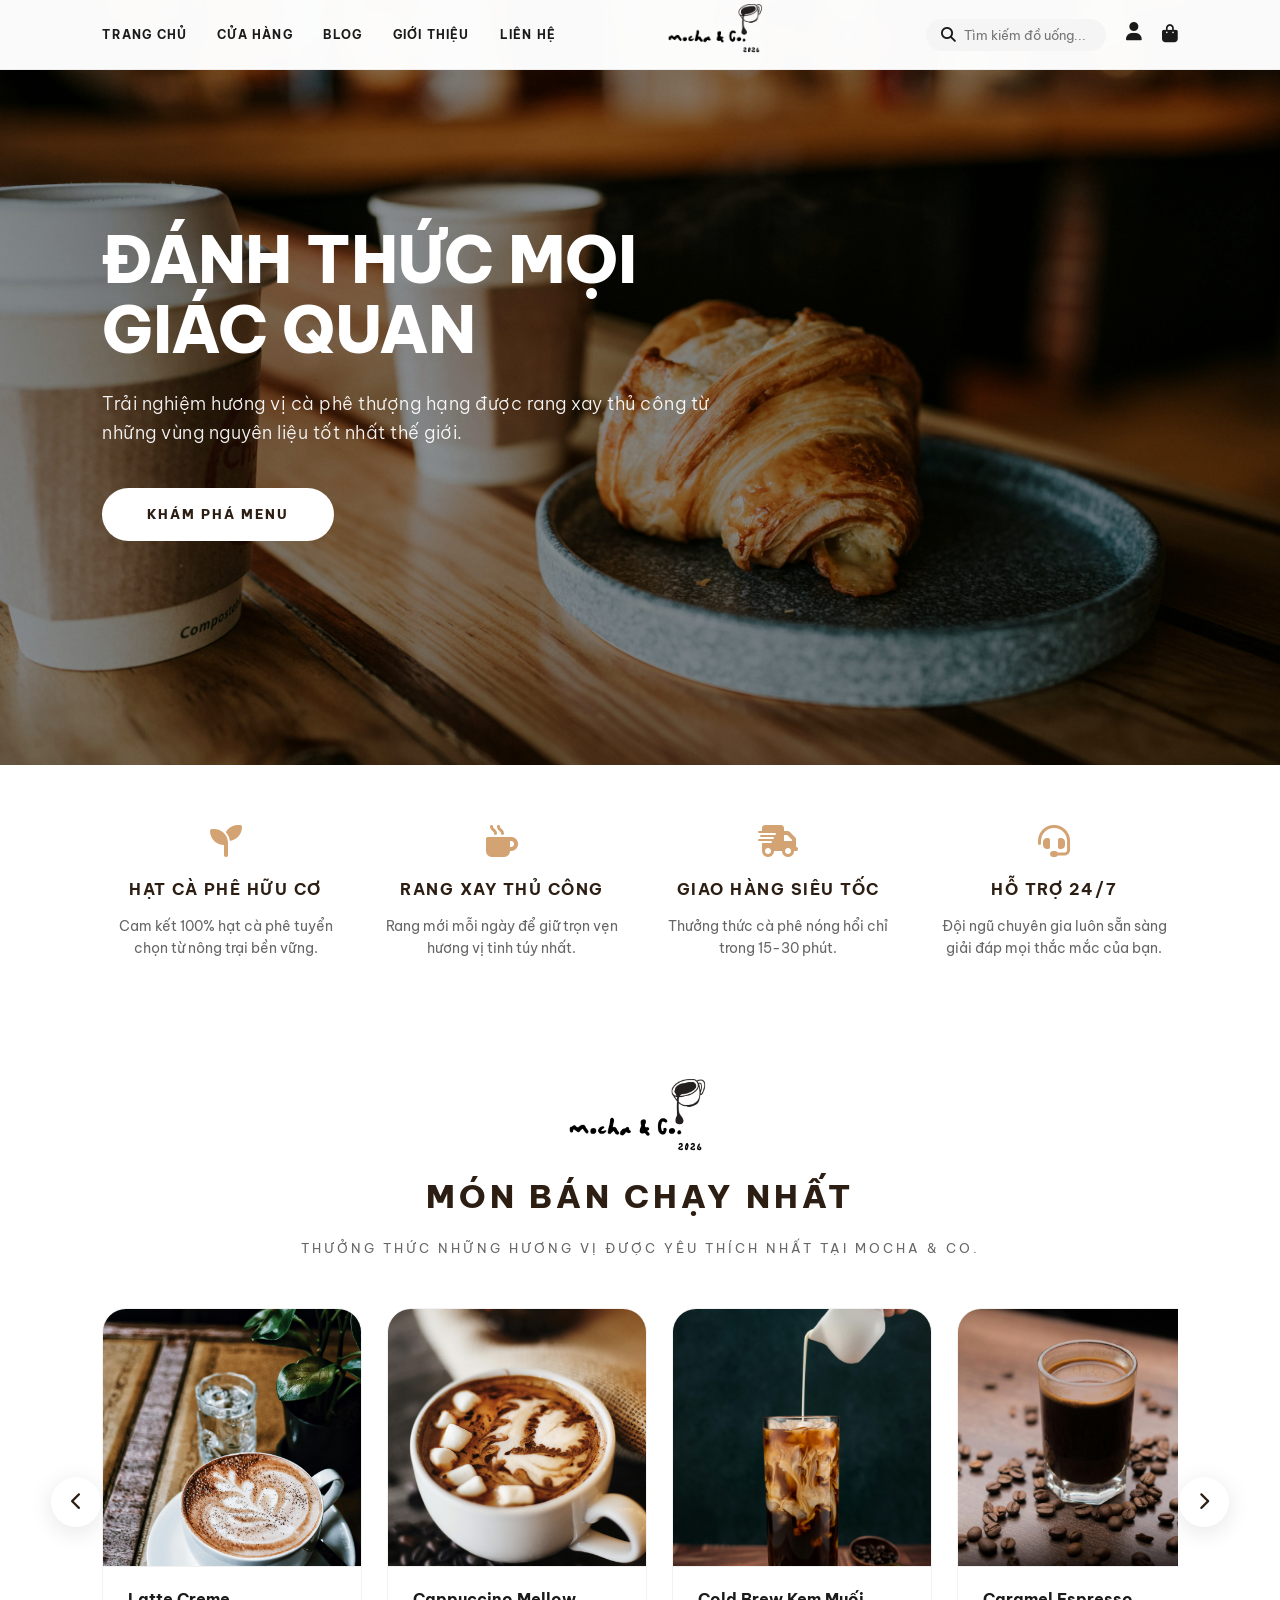
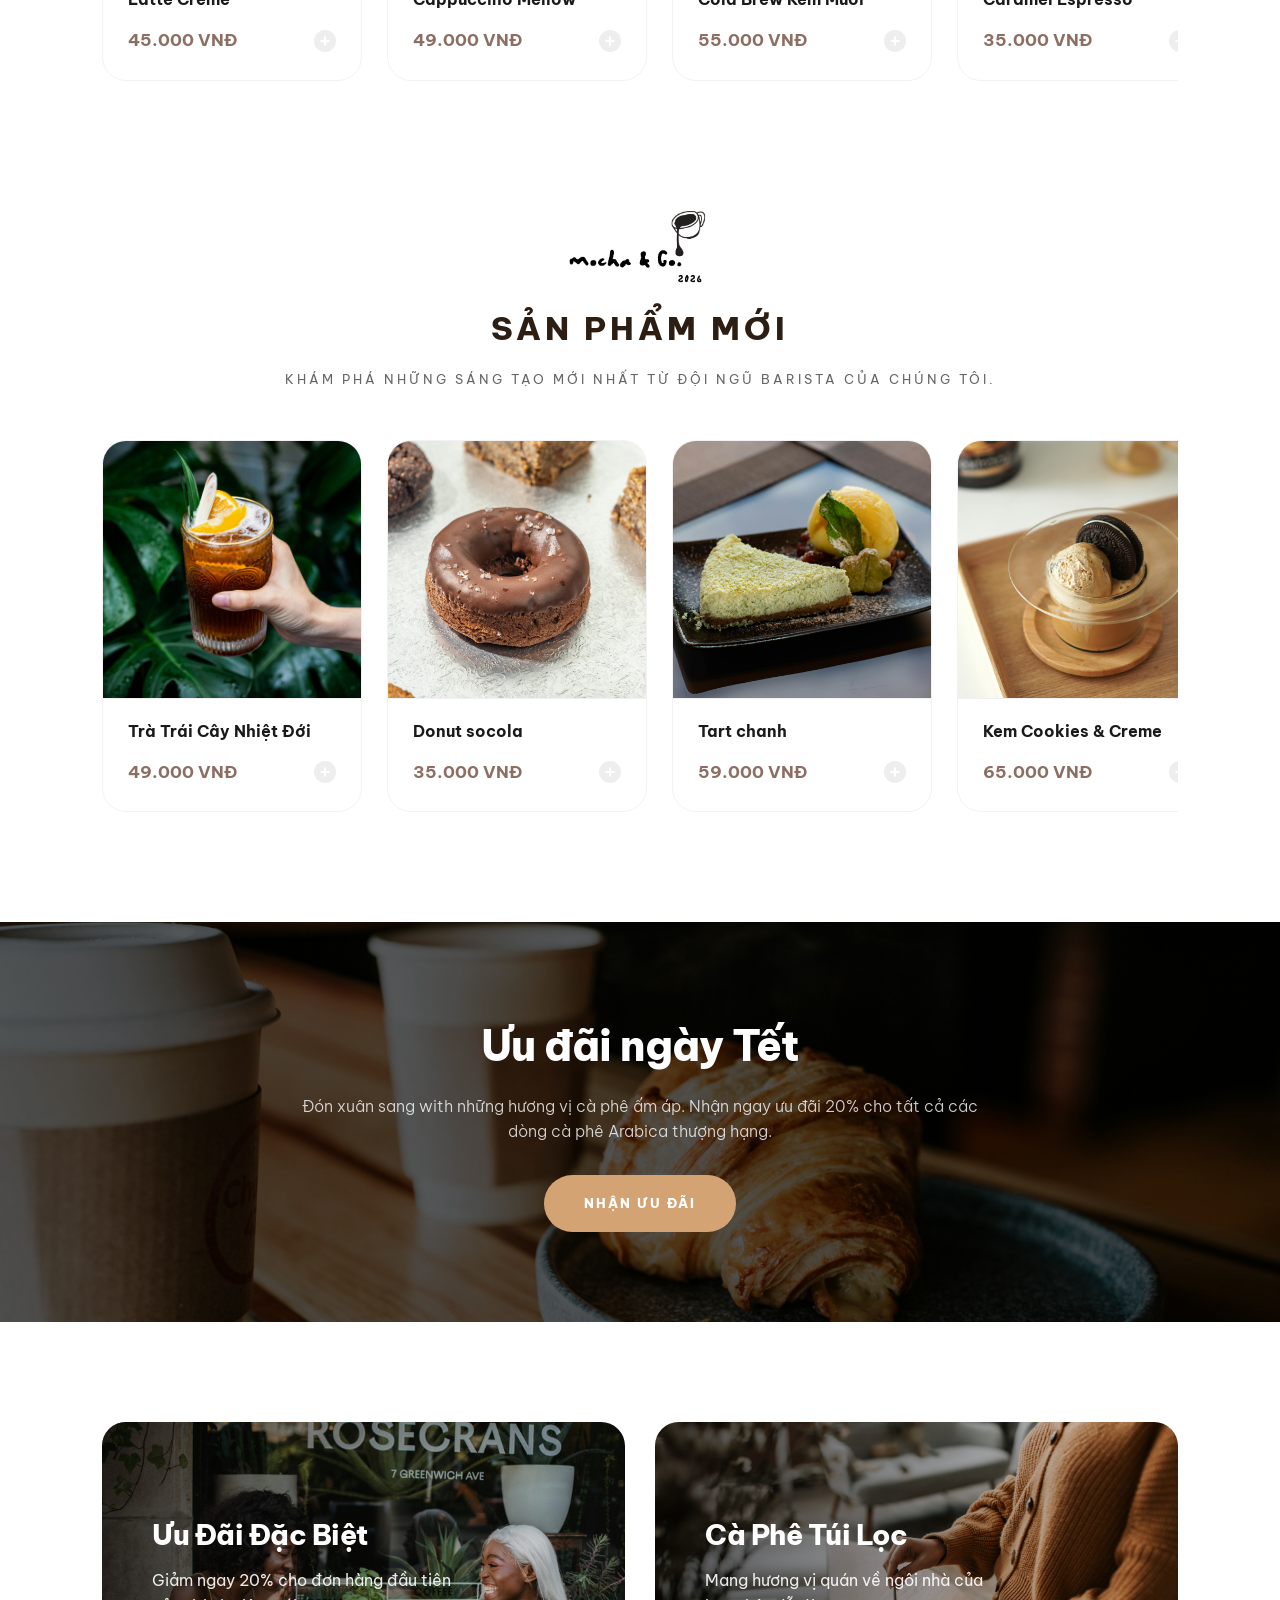
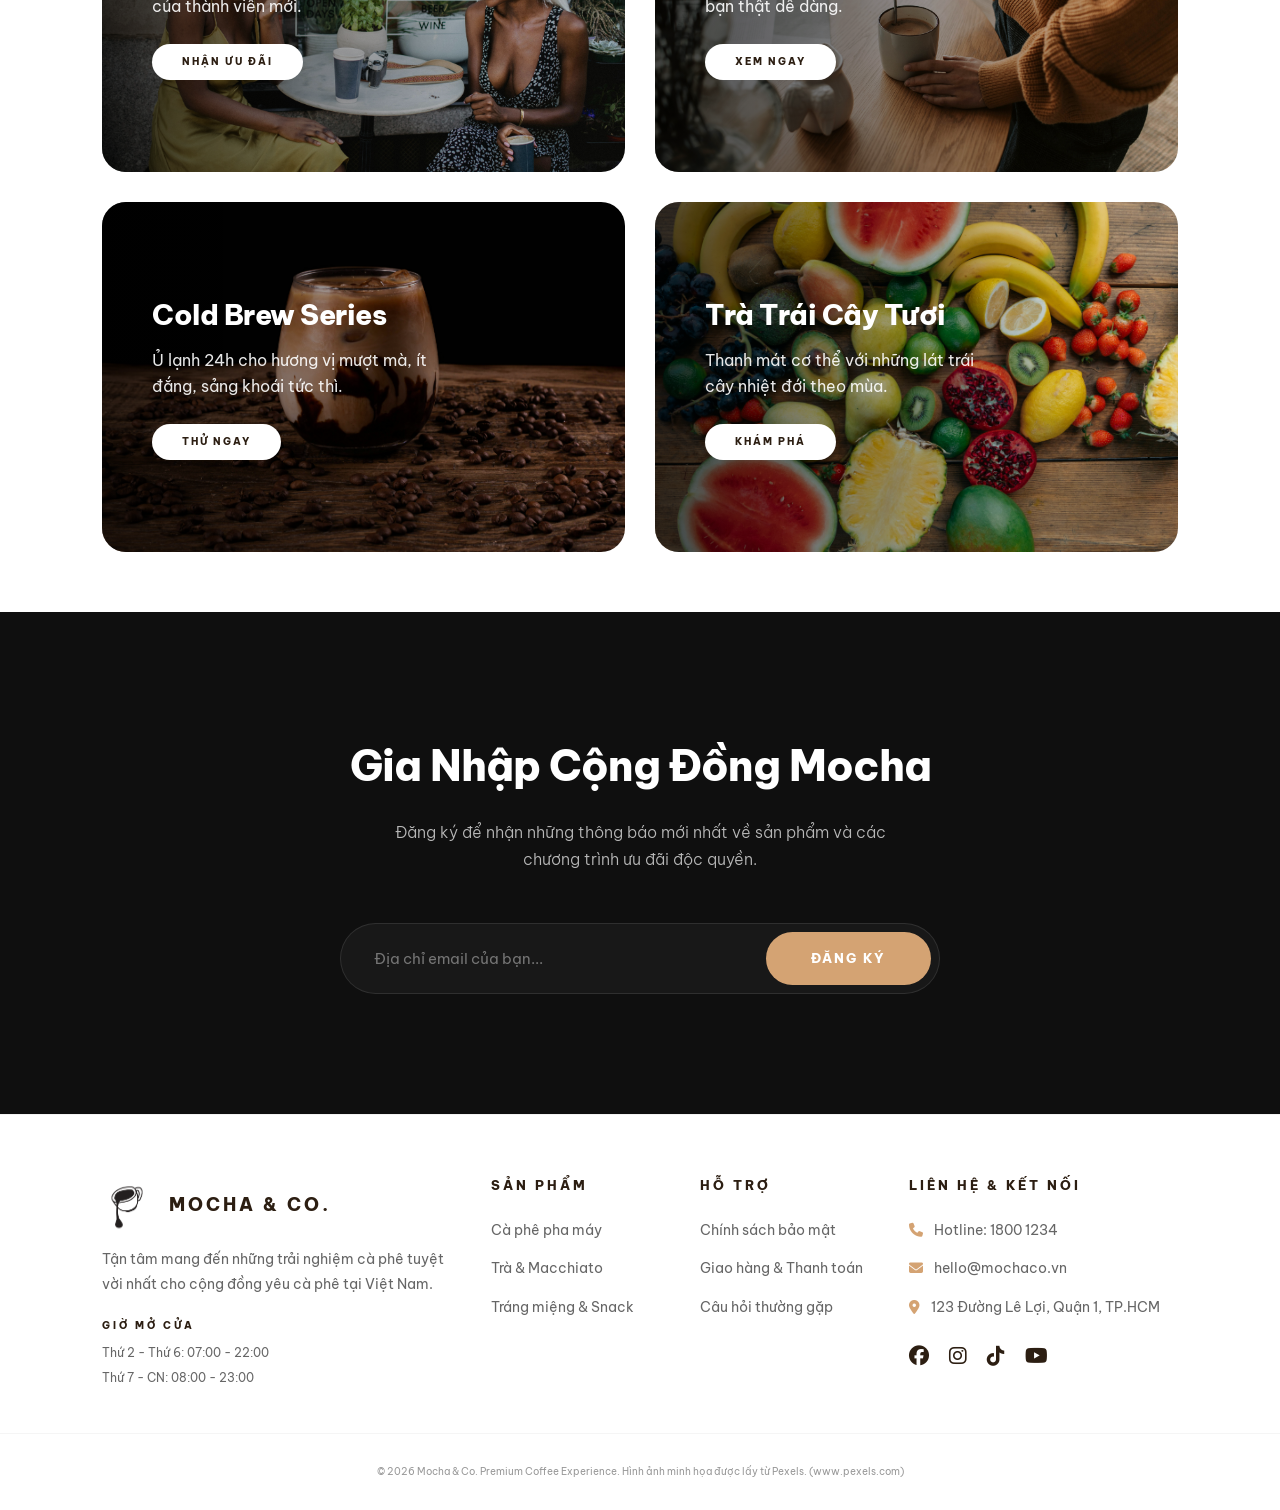
<file: index.html>
<!DOCTYPE html>
<html lang="en">

<head>
    <meta charset="UTF-8">
    <meta name="viewport" content="width=device-width, initial-scale=1.0">
    <link rel="stylesheet" href="https://cdnjs.cloudflare.com/ajax/libs/font-awesome/6.5.1/css/all.min.css" />
    <link rel="stylesheet" href="index.css">
    <title>Mocha & Co. | Premium Coffee Experience</title>
</head>

<body>
    <!-- Notification -->
    <div id="cartNotification" class="cart_notification">
        <i class="fa-solid fa-circle-check"></i>
        <span>Đã thêm vào giỏ hàng!</span>
    </div>

    <main>
        <!-- HEADER -->
        <header>
            <div class="header">
                <div class="header_left">
                    <ul class="list_header_left">
                        <li class="header_left-item"><a href="index.html">Trang Chủ</a></li>
                        <li class="header_left-item"><a href="src/shop.html">Cửa Hàng</a></li>
                        <li class="header_left-item"><a href="src/blog.html">Blog</a></li>
                        <li class="header_left-item"><a href="src/about.html">Giới Thiệu</a></li>
                        <li class="header_left-item"><a href="src/contact.html">Liên Hệ</a></li>
                    </ul>
                </div>
                <div class="header_center">
                    <div class="logo">
                        <a href="index.html"><img src="./assets/img/Logo.png" alt="Mocha & Co. Logo" class="header_logo_img"></a>
                    </div>
                </div>
                <div class="header_right">
                    <div class="header_right-input">
                        <i class="fa-solid fa-magnifying-glass"></i>
                        <input type="text" placeholder="Tìm kiếm đồ uống...">
                    </div>
                    <div class="header_right-icon">
                        <i class="fa-solid fa-user"></i>
                        <a href="src/cart.html"><i class="fa-solid fa-bag-shopping"></i></a>
                    </div>
                </div>
            </div>
        </header>

        <!-- BANNER/HERO -->
        <section class="home_banner">
            <img src="./assets/img/hero - large banner.jpg" alt="Coffee Hero Banner">
            <div class="banner_content">
                <h2>Đánh Thức Mọi Giác Quan</h2>
                <p>Trải nghiệm hương vị cà phê thượng hạng được rang xay thủ công từ những vùng nguyên liệu tốt nhất thế giới.</p>
                <a href="src/shop.html" class="btn-shop">Khám Phá Menu</a>
            </div>
        </section>

        <!-- FEATURE SECTION -->
            <section class="features">
                <div class="feature_item">
                    <i class="fa-solid fa-seedling"></i>
                    <h3>Hạt Cà Phê Hữu Cơ</h3>
                    <p>Cam kết 100% hạt cà phê tuyển chọn từ nông trại bền vững.</p>
                </div>
                <div class="feature_item">
                    <i class="fa-solid fa-mug-hot"></i>
                    <h3>Rang Xay Thủ Công</h3>
                    <p>Rang mới mỗi ngày để giữ trọn vẹn hương vị tinh túy nhất.</p>
                </div>
                <div class="feature_item">
                    <i class="fa-solid fa-truck-fast"></i>
                    <h3>Giao Hàng Siêu Tốc</h3>
                    <p>Thưởng thức cà phê nóng hổi chỉ trong 15-30 phút.</p>
                </div>
                <div class="feature_item">
                    <i class="fa-solid fa-headset"></i>
                    <h3>Hỗ Trợ 24/7</h3>
                    <p>Đội ngũ chuyên gia luôn sẵn sàng giải đáp mọi thắc mắc của bạn.</p>
                </div>
            </section>
            
        <!-- PRODUCT SECTION (Best Sellers) -->
        <div class="text_header" id="products">
            <img src="./assets/img/Logo.png" alt="Mocha & Co. Logo" class="section_logo">
            <h2>MÓN BÁN CHẠY NHẤT</h2>
            <p>Thưởng thức những hương vị được yêu thích nhất tại Mocha & Co.</p>
        </div>
        
        <div class="product">
            <div class="product_slider_wrapper">
                <button class="slider_btn prev" onclick="scrollSlider(-1)"><i class="fa-solid fa-chevron-left"></i></button>
                <div class="list_product" id="productSlider">
                    <!-- Product 1 -->
                    <div class="product_item" data-category="coffee" data-description="Hương vị Espresso đậm đà hòa quyện cùng lớp sữa tươi mịn màng, tạo nên một tách cà phê hoàn hảo cho buổi sáng tỉnh táo.">
                        <div class="product_detail">
                            <a href="src/product.html">
                                <div class="img_product"><img src="./assets/img/pexels-mew-wy-1427872-2910874.jpg" alt="Latte" class="latte-img"></div>
                            </a>
                            <div class="name_product"><p>Latte Creme</p></div>
                            <div class="price_product"><span>45.000 VNĐ</span> <i class="fa-solid fa-plus-circle"></i></div>
                        </div>
                    </div>
                    <!-- Product 2 -->
                    <div class="product_item" data-category="coffee" data-description="Sự kết hợp tinh tế giữa Espresso, sữa nóng và lớp bọt sữa dày dặn, mang lại cảm giác êm ái và dư vị ngọt ngào.">
                        <div class="product_detail">
                            <a href="src/product.html">
                                <div class="img_product"><img src="./assets/img/pexels-fallon-michael-1928485-3551717.jpg" alt="Cappuccino" class="cappuccino-img"></div>
                            </a>
                            <div class="name_product"><p>Cappuccino Mellow</p></div>
                            <div class="price_product"><span>49.000 VNĐ</span> <i class="fa-solid fa-plus-circle"></i></div>
                        </div>
                    </div>
                    <!-- Product 3 -->
                    <div class="product_item" data-category="coffee" data-description="Cà phê được ủ lạnh trong 24 giờ, kết hợp với lớp kem muối mặn nhẹ, tạo nên hương vị độc đáo và sảng khoái.">
                        <div class="product_detail">
                            <a href="src/product.html">
                                <div class="img_product"><img src="./assets/img/pexels-skyler-ewing-266953-9281134.jpg" alt="Cold Brew" class="coldbrew-img"></div>
                            </a>
                            <div class="name_product"><p>Cold Brew Kem Muối</p></div>
                            <div class="price_product"><span>55.000 VNĐ</span> <i class="fa-solid fa-plus-circle"></i></div>
                        </div>
                    </div>
                    <!-- Product 4 -->
                    <div class="product_item" data-category="coffee" data-description="Espresso nguyên chất kết hợp with sốt caramel ngọt ngào, tạo nên hương vị mạnh mẽ nhưng không kém phần quyến rũ.">
                        <div class="product_detail">
                            <a href="src/product.html">
                                <div class="img_product"><img src="./assets/img/pexels-elkady-4862099.jpg" alt="Espresso" class="espresso-img"></div>
                            </a>
                            <div class="name_product"><p>Caramel Espresso</p></div>
                            <div class="price_product"><span>35.000 VNĐ</span> <i class="fa-solid fa-plus-circle"></i></div>
                        </div>
                    </div>
                    <!-- Product 5 -->
                    <div class="product_item" data-category="coffee" data-description="Cà phê Robusta đậm đặc pha loãng with nước nóng, giữ trọn hương vị truyền thống nhưng dễ uống hơn.">
                        <div class="product_detail">
                            <a href="src/product.html">
                                <div class="img_product"><img src="./assets/img/pexels-karola-g-4226806.jpg" alt="Americano"></div>
                            </a>
                            <div class="name_product"><p>Americano Robusta</p></div>
                            <div class="price_product"><span>39.000 VNĐ</span> <i class="fa-solid fa-plus-circle"></i></div>
                        </div>
                    </div>
                    <!-- Product 6 -->
                    <div class="product_item" data-category="other" data-description="Bột matcha Nhật Bản thượng hạng xay cùng sữa và đá, mang lại cảm giác mát lạnh và hương trà xanh thanh khiết.">
                        <div class="product_detail">
                            <a href="src/product.html">
                                <div class="img_product"><img src="./assets/img/pexels-foodphotography-18794176.jpg" alt="Matcha" class="matcha-img"></div>
                            </a>
                            <div class="name_product"><p>Matcha Đá Xay</p></div>
                            <div class="price_product"><span>65.000 VNĐ</span> <i class="fa-solid fa-plus-circle"></i></div>
                        </div>
                    </div>
                    <!-- Product 7 -->
                    <div class="product_item" data-category="other" data-description="Sự kết hợp giữa trà đào tươi mát, hương cam sảng khoái và vị sả thơm nồng, giải nhiệt tức thì.">
                        <div class="product_detail">
                            <a href="src/product.html">
                                <div class="img_product"><img src="./assets/img/tra_dao_cam_sa_-_nong_4ee44b6fab0e472e9a8ad603b6c136ca_5853a08826f94bffa8e4c14cf68b8548_grande (1).png" alt="Peach Tea"></div>
                            </a>
                            <div class="name_product"><p>Trà Đào Cam Sả</p></div>
                            <div class="price_product"><span>45.000 VNĐ</span> <i class="fa-solid fa-plus-circle"></i></div>
                        </div>
                    </div>
                    <!-- Product 8 -->
                    <div class="product_item" data-category="other" data-description="Trà đen Earl Grey hảo hạng pha cùng sữa tươi and trân châu dai giòn, mang lại trải nghiệm thú vị.">
                        <div class="product_detail">
                            <a href="src/product.html">
                                <div class="img_product"><img src="./assets/img/boba-milk-tea-recipe-featured-image.jpg" alt="Salted Cream" class="milktea-img"></div>
                            </a>
                            <div class="name_product"><p>Trà sữa bá tước</p></div>
                            <div class="price_product"><span>59.000 VNĐ</span> <i class="fa-solid fa-plus-circle"></i></div>
                        </div>
                    </div>
                </div>
                <button class="slider_btn next" onclick="scrollSlider(1)"><i class="fa-solid fa-chevron-right"></i></button>
            </div>
        </div>

        <!-- NEW ARRIVALS -->
        <div class="text_header">
            <img src="./assets/img/Logo.png" alt="Mocha & Co. Logo" class="section_logo">
            <h2>SẢN PHẨM MỚI</h2>
            <p>Khám phá những sáng tạo mới nhất từ đội ngũ Barista của chúng tôi.</p>
        </div>
        <div class="product">
            <div class="product_slider_wrapper">
                <div class="list_product">
                    <!-- New 1 -->
                    <div class="product_item" data-category="other" data-description="Hương vị trà tươi mát kết hợp cùng các loại trái cây nhiệt Đới mọng nước, giải nhiệt tuyệt vời.">
                        <div class="product_detail">
                            <a href="src/product.html">
                                <div class="img_product"><img src="./assets/img/pexels-kh-i-huy-n-tr-ng-471596296-15894951.jpg" alt="Trà Trái Cây Nhiệt Đới"></div>
                            </a>
                            <div class="name_product"><p>Trà Trái Cây Nhiệt Đới</p></div>
                            <div class="price_product"><span>49.000 VNĐ</span> <i class="fa-solid fa-plus-circle"></i></div>
                        </div>
                    </div>
                    <!-- New 2 -->
                    <div class="product_item" data-category="cake" data-description="Bánh Donut nướng mềm mại, phủ một lớp socola Bỉ đậm đà và bắt mắt.">
                        <div class="product_detail">
                            <a href="src/product.html">
                                <div class="img_product"><img src="./assets/img/pexels-snappr-29850934.jpg" alt="Bánh Donut Socola"></div>
                            </a>
                            <div class="name_product"><p> Donut socola</p></div>
                            <div class="price_product"><span>35.000 VNĐ</span> <i class="fa-solid fa-plus-circle"></i></div>
                        </div>
                    </div>
                    <!-- New 3 -->
                    <div class="product_item" data-category="cake" data-description="Đế bánh Tart giòn tan, nhân kem chanh chua thanh mát lạnh, cân bằng vị giác hoàn hảo.">
                        <div class="product_detail">
                            <a href="src/product.html">
                                <div class="img_product"><img src="./assets/img/pexels-valeriya-1860203.jpg" alt="Tart chanh"></div>
                            </a>
                            <div class="name_product"><p>Tart chanh</p></div>
                            <div class="price_product"><span>59.000 VNĐ</span> <i class="fa-solid fa-plus-circle"></i></div>
                        </div>
                    </div>
                    <!-- New 4 -->
                    <div class="product_item" data-category="cake" data-description="Kem lạnh mịn màng with những vụn bánh quy giòn tan, ngọt ngào khó cưỡng.">
                        <div class="product_detail">
                            <a href="src/product.html">
                                <div class="img_product"><img src="./assets/img/pexels-sarah-li-102943917-9442600.jpg" alt="Kem Cookies & Creme"></div>
                            </a>
                            <div class="name_product"><p>Kem Cookies & Creme</p></div>
                            <div class="price_product"><span>65.000 VNĐ</span> <i class="fa-solid fa-plus-circle"></i></div>
                        </div>
                    </div>
                    <!-- New 5 -->
                    <div class="product_item" data-category="cake" data-description="Lớp kem mousse socola Bỉ mịn màng tan chảy, kết hợp với đế bánh bông lan mềm mại.">
                        <div class="product_detail">
                            <a href="src/product.html">
                                <div class="img_product"><img src="./assets/img/chocolate mouse.jpg" alt="Bánh Mousse Socola"></div>
                            </a>
                            <div class="name_product"><p>Bánh Mousse Socola</p></div>
                            <div class="price_product"><span>55.000 VNĐ</span> <i class="fa-solid fa-plus-circle"></i></div>
                        </div>
                    </div>
                    <!-- New 6 -->
                    <div class="product_item" data-category="cake" data-description="Chiếc bánh quyến rũ với sắc đỏ đặc trưng, lớp kem cheese béo ngậy và vị cacao nhẹ nhàng.">
                        <div class="product_detail">
                            <a href="src/product.html">
                                <div class="img_product"><img src="./assets/img/red velvet.jpg" alt="Red Velvet"></div>
                            </a>
                            <div class="name_product"><p>Bánh Red Velvet</p></div>
                            <div class="price_product"><span>59.000 VNĐ</span> <i class="fa-solid fa-plus-circle"></i></div>
                        </div>
                    </div>
                    <!-- New 7 -->
                    <div class="product_item" data-category="cake" data-description="Vị chua thanh của chanh dây tươi hòa quyện cùng lớp phô mai nướng đậm đà, đế bánh quy giòn rụm.">
                        <div class="product_detail">
                            <a href="src/product.html">
                                <div class="img_product"><img src="./assets/img/cheesecake chanh dây.jpg" alt="Cheesecake Chanh Dây"></div>
                            </a>
                            <div class="name_product"><p>Cheesecake Chanh Dây</p></div>
                            <div class="price_product"><span>65.000 VNĐ</span> <i class="fa-solid fa-plus-circle"></i></div>
                        </div>
                    </div>
                </div>
            </div>
        </div>

        <!-- BIG PROMO BANNER -->
        <section class="promo_banner">
            <div class="promo_container">
                <h2 class="promo_title">Ưu đãi ngày Tết</h2>
                <p class="promo_description">Đón xuân sang with những hương vị cà phê ấm áp. Nhận ngay ưu đãi 20% cho tất cả các dòng cà phê Arabica thượng hạng.</p>
                <a href="src/shop.html" class="promo_button w-fit p-18-40">NHẬN ƯU ĐÃI</a>
            </div>
        </section>

         <!-- SMALL BANNERS -->
        <div class="promo_banners">
            <div class="promo_item">
                <img src="./assets/img/pexels-ketut-subiyanto-5047032.jpg" alt="Promo Deals">
                <div class="promo_overlay">
                    <h3>Ưu Đãi Đặc Biệt</h3>
                    <p>Giảm ngay 20% cho đơn hàng đầu tiên của thành viên mới.</p>
                    <a href="#" class="btn-shop small-btn">NHẬN ƯU ĐÃI</a>
                </div>
            </div>
            <div class="promo_item">
                <img src="./assets/img/pexels-vlada-karpovich-6802983.jpg" alt="New Collection">
                <div class="promo_overlay">
                    <h3>Cà Phê Túi Lọc</h3>
                    <p>Mang hương vị quán về ngôi nhà của bạn thật dễ dàng.</p>
                    <a href="#products" class="btn-shop small-btn">XEM NGAY</a>
                </div>
            </div>
            <div class="promo_item">
                <img src="./assets/img/pexels-guto-macedo-72150916-8444407.jpg" alt="Cold Brew Series" class="coldbrew_promo_img">
                <div class="promo_overlay">
                    <h3>Cold Brew Series</h3>
                    <p>Ủ lạnh 24h cho hương vị mượt mà, ít đắng, sảng khoái tức thì.</p>
                    <a href="#products" class="btn-shop small-btn">THỬ NGAY</a>
                </div>
            </div>
            <div class="promo_item">
                <img src="./assets/img/pexels-viktoria-slowikowska-5677921.jpg" alt="Tropical Tea">
                <div class="promo_overlay">
                    <h3>Trà Trái Cây Tươi</h3>
                    <p>Thanh mát cơ thể với những lát trái cây nhiệt đới theo mùa.</p>
                    <a href="#products" class="btn-shop small-btn">KHÁM PHÁ</a>
                </div>
            </div>
        </div>
        
        <!-- NEWSLETTER -->
        <section class="newsletter">
            <div class="newsletter_content">
                <h2>Gia Nhập Cộng Đồng Mocha</h2>
                <p>Đăng ký để nhận những thông báo mới nhất về sản phẩm và các chương trình ưu đãi độc quyền.</p>
                <form class="newsletter_form">
                    <input type="email" placeholder="Địa chỉ email của bạn...">
                    <button type="submit">ĐĂNG KÝ</button>
                </form>
            </div>
        </section>

        <!-- FOOTER -->
        <footer id="footer">
            <div class="footer">
                <div class="list_footer">
                    <div class="footer_item">
                        <div class="footer_brand_wrapper">
                            <img src="./assets/img/Cup-logo.png" alt="Mocha & Co. Cup Logo" class="footer_logo">
                            <h2 class="footer_brand_name">MOCHA & CO.</h2>
                        </div>
                        <p>Tận tâm mang đến những trải nghiệm cà phê tuyệt vời nhất cho cộng đồng yêu cà phê tại Việt Nam.</p>
                        <div class="opening_hours">
                            <h2>GIỜ MỞ CỬA</h2>
                            <p>Thứ 2 - Thứ 6: 07:00 - 22:00</p>
                            <p>Thứ 7 - CN: 08:00 - 23:00</p>
                        </div>
                    </div>
                    <div class="footer_item">
                        <h2>Sản Phẩm</h2>
                        <li>Cà phê pha máy</li>
                        <li>Trà & Macchiato</li>
                        <li>Tráng miệng & Snack</li>
                    </div>
                    <div class="footer_item">
                        <h2>Hỗ Trợ</h2>
                        <li>Chính sách bảo mật</li>
                        <li>Giao hàng & Thanh toán</li>
                        <li>Câu hỏi thường gặp</li>
                    </div>
                    <div class="footer_item">
                        <h2>Liên Hệ & Kết Nối</h2>
                        <li class="contact-info"><i class="fa-solid fa-phone"></i> Hotline: 1800 1234</li>
                        <li class="contact-info"><i class="fa-solid fa-envelope"></i> hello@mochaco.vn</li>
                        <li class="contact-info"><i class="fa-solid fa-location-dot"></i> 123 Đường Lê Lợi, Quận 1, TP.HCM</li>
                        
                        <div class="social_icons footer_social_wrapper">
                            <i class="fa-brands fa-facebook"></i>
                            <i class="fa-brands fa-instagram"></i>
                            <i class="fa-brands fa-tiktok"></i>
                            <i class="fa-brands fa-youtube"></i>
                        </div>
                    </div>
                </div>
            </div>
            <div class="footer_copyright">
                <p>&copy; 2026 Mocha & Co. Premium Coffee Experience. Hình ảnh minh họa được lấy từ Pexels. (www.pexels.com)</p>
            </div>
        </footer>
    </main>
    <script src="scripts/script.js"></script>
</body>
</html>
</file>
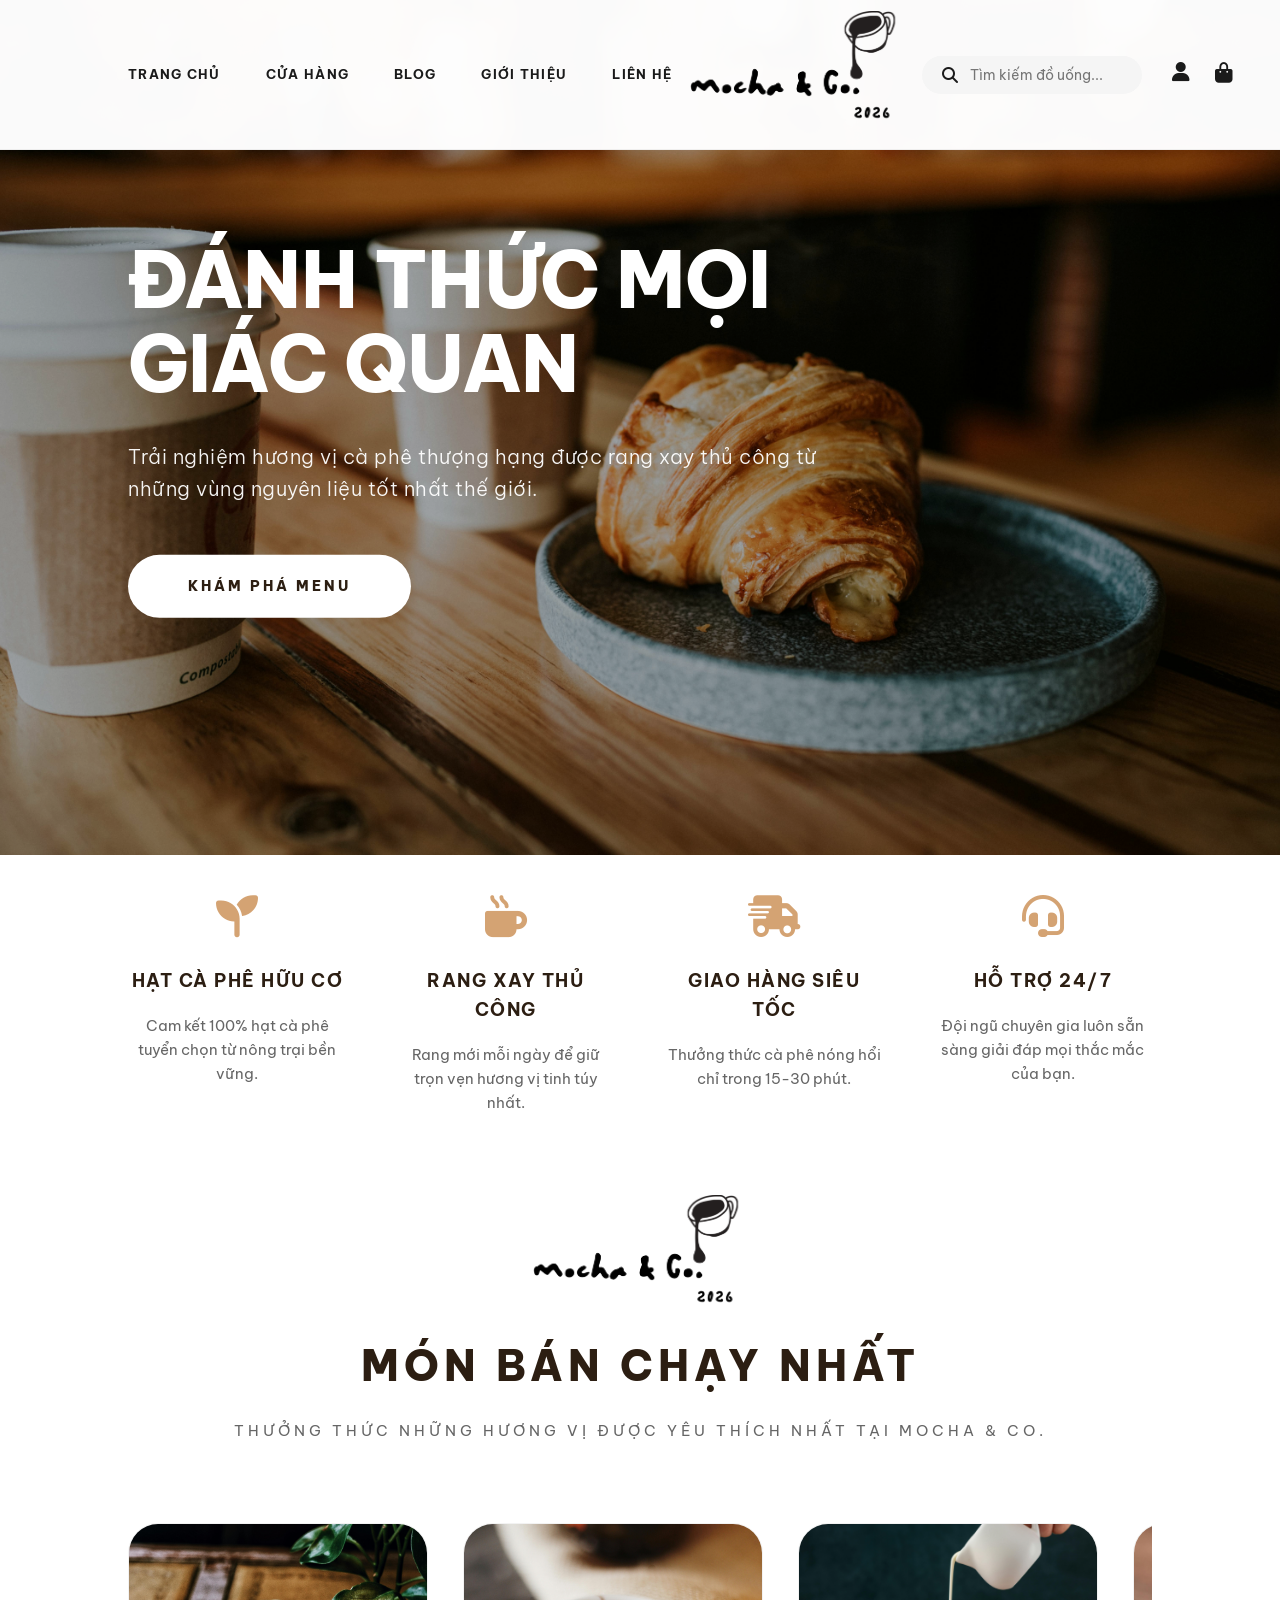
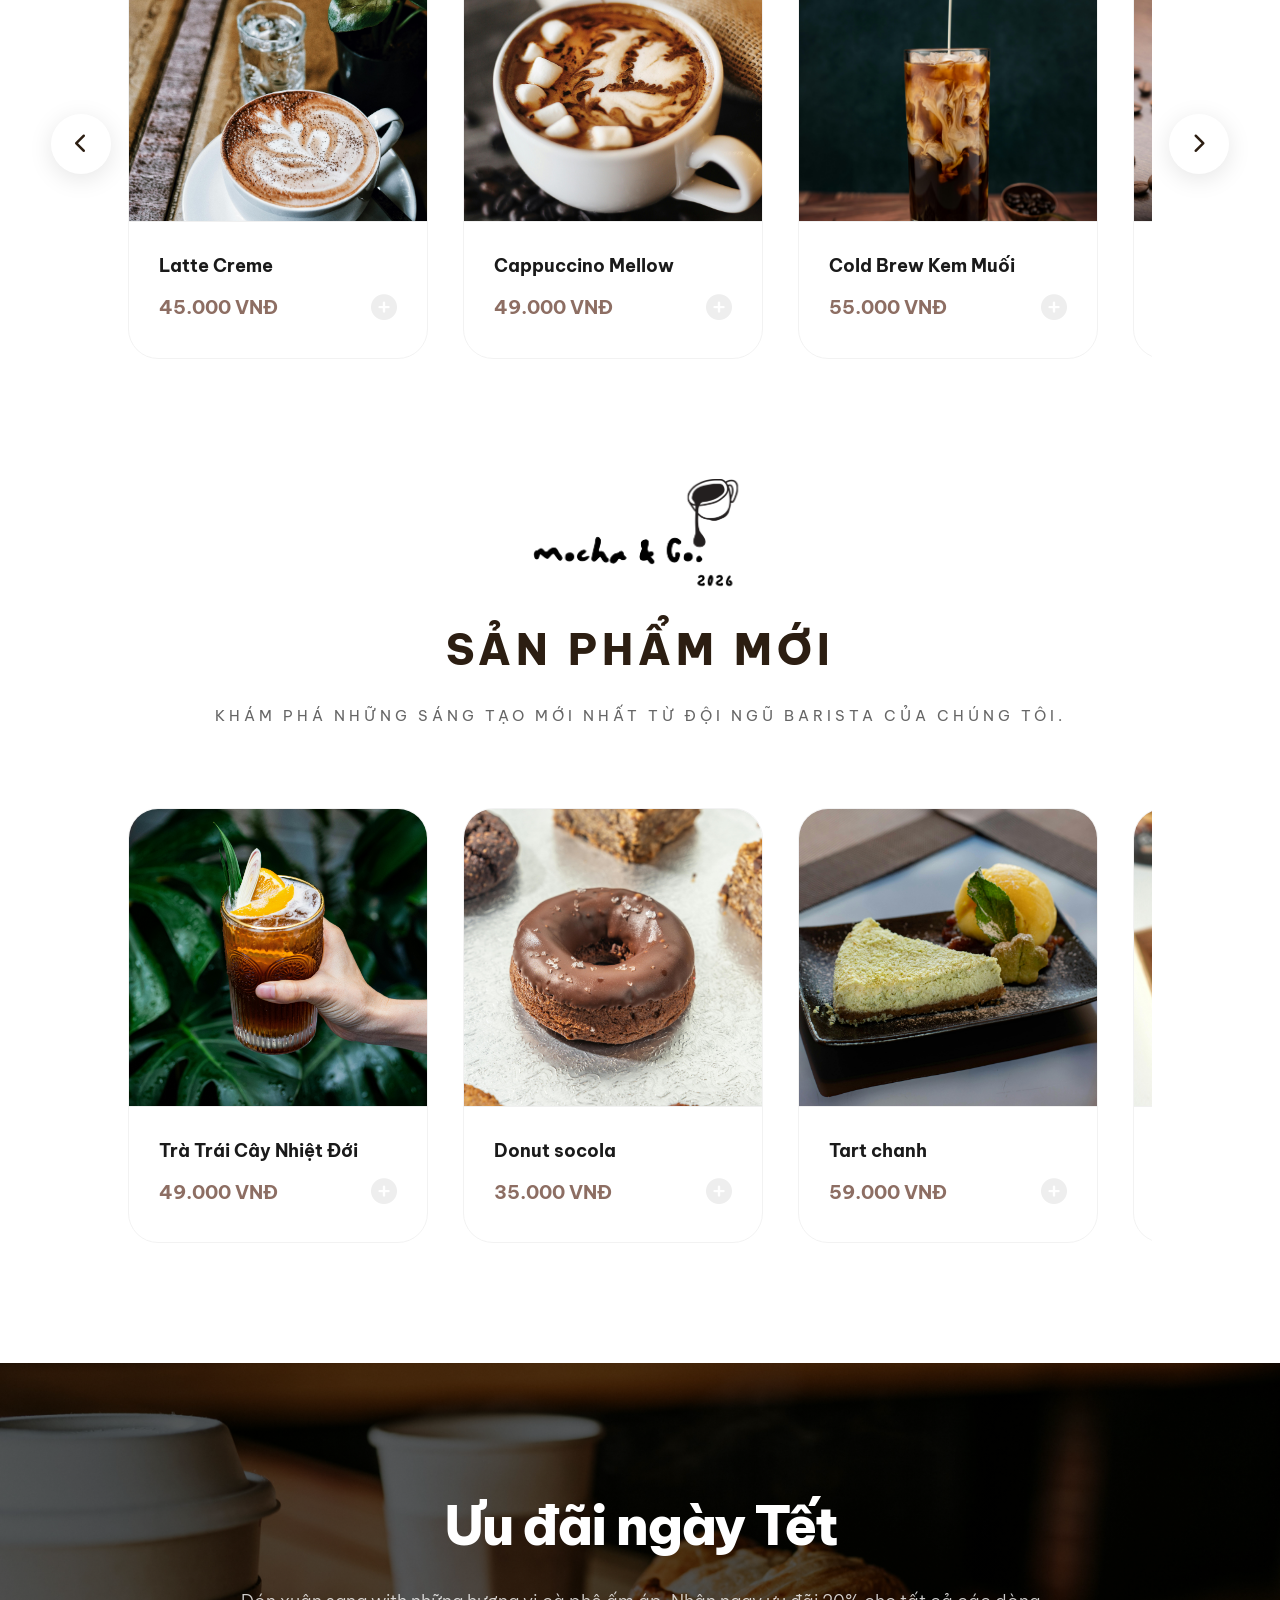
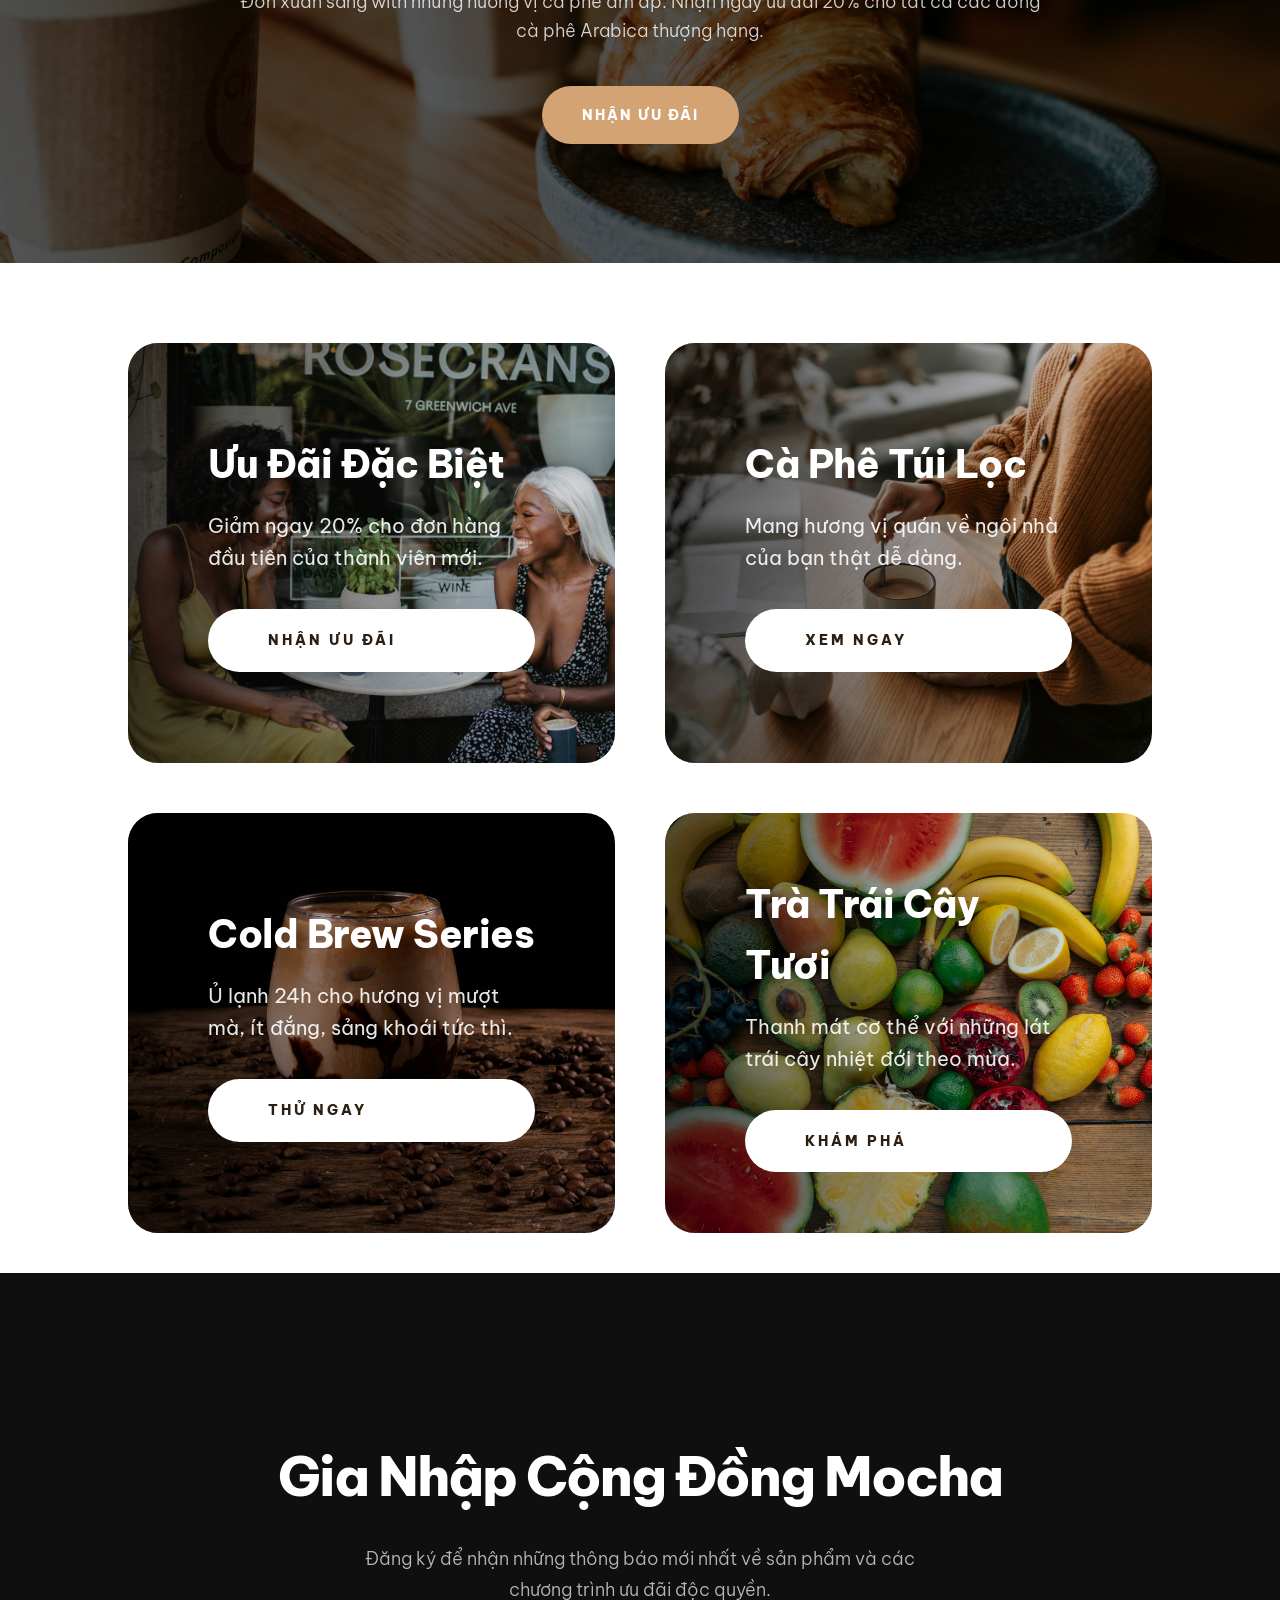
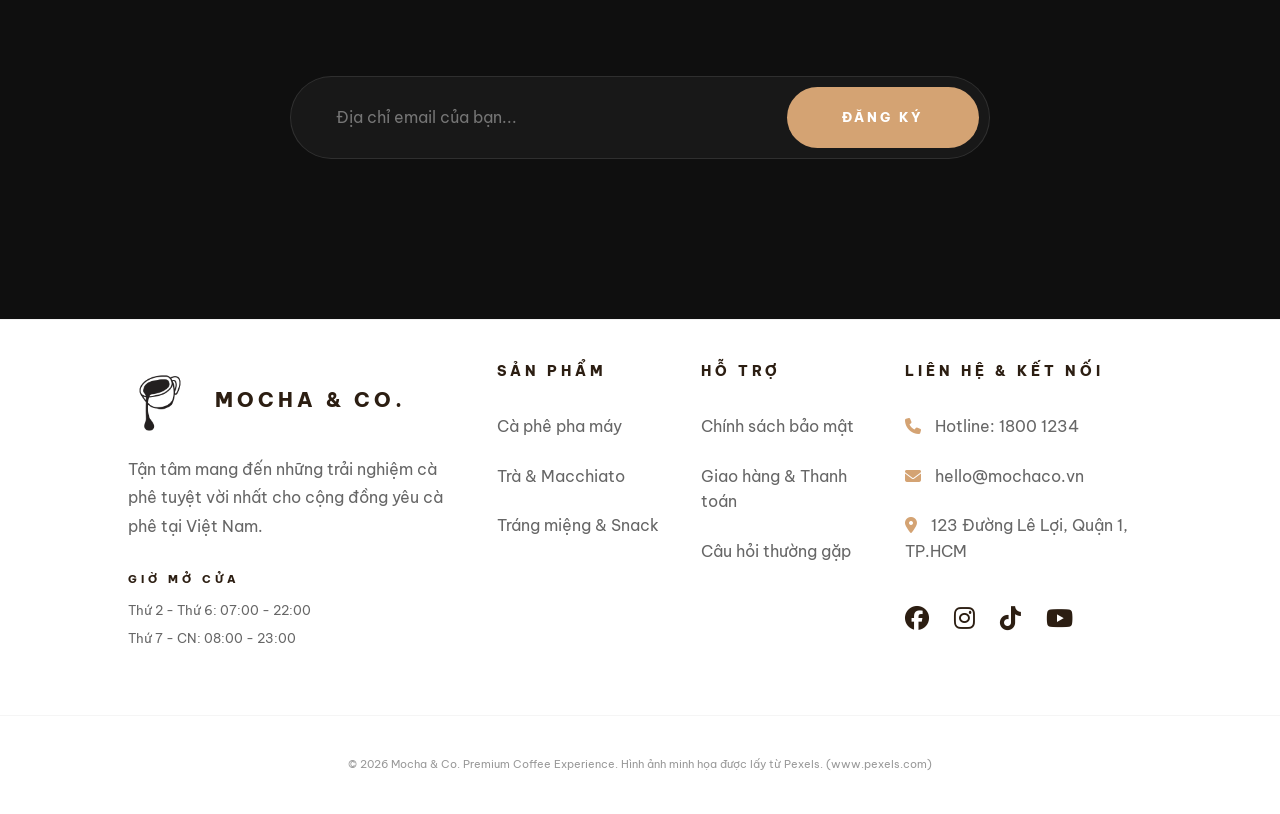
<file: publish/index.html>
<!DOCTYPE html>
<html lang="en">

<head>
    <meta charset="UTF-8">
    <meta name="viewport" content="width=device-width, initial-scale=1.0">
    <link rel="stylesheet" href="https://cdnjs.cloudflare.com/ajax/libs/font-awesome/6.5.1/css/all.min.css" />
    <link rel="stylesheet" href="index.css">
    <title>Mocha & Co. | Premium Coffee Experience</title>
</head>

<body>
    <!-- Notification -->
    <div id="cartNotification" class="cart_notification">
        <i class="fa-solid fa-circle-check"></i>
        <span>Đã thêm vào giỏ hàng!</span>
    </div>

    <main>
        <!-- HEADER -->
        <header>
            <div class="header">
                <div class="header_left">
                    <ul class="list_header_left">
                        <li class="header_left-item"><a href="index.html">Trang Chủ</a></li>
                        <li class="header_left-item"><a href="src/shop.html">Cửa Hàng</a></li>
                        <li class="header_left-item"><a href="src/blog.html">Blog</a></li>
                        <li class="header_left-item"><a href="src/about.html">Giới Thiệu</a></li>
                        <li class="header_left-item"><a href="src/contact.html">Liên Hệ</a></li>
                    </ul>
                </div>
                <div class="header_center">
                    <div class="logo">
                        <a href="index.html"><img src="./assets/img/Logo.png" alt="Mocha & Co. Logo" class="header_logo_img"></a>
                    </div>
                </div>
                <div class="header_right">
                    <div class="header_right-input">
                        <i class="fa-solid fa-magnifying-glass"></i>
                        <input type="text" placeholder="Tìm kiếm đồ uống...">
                    </div>
                    <div class="header_right-icon">
                        <i class="fa-solid fa-user"></i>
                        <a href="src/cart.html"><i class="fa-solid fa-bag-shopping"></i></a>
                    </div>
                </div>
            </div>
        </header>

        <!-- BANNER/HERO -->
        <section class="home_banner">
            <img src="./assets/img/hero - large banner.jpg" alt="Coffee Hero Banner">
            <div class="banner_content">
                <h2>Đánh Thức Mọi Giác Quan</h2>
                <p>Trải nghiệm hương vị cà phê thượng hạng được rang xay thủ công từ những vùng nguyên liệu tốt nhất thế giới.</p>
                <a href="src/shop.html" class="btn-shop">Khám Phá Menu</a>
            </div>
        </section>

        <!-- FEATURE SECTION -->
            <section class="features">
                <div class="feature_item">
                    <i class="fa-solid fa-seedling"></i>
                    <h3>Hạt Cà Phê Hữu Cơ</h3>
                    <p>Cam kết 100% hạt cà phê tuyển chọn từ nông trại bền vững.</p>
                </div>
                <div class="feature_item">
                    <i class="fa-solid fa-mug-hot"></i>
                    <h3>Rang Xay Thủ Công</h3>
                    <p>Rang mới mỗi ngày để giữ trọn vẹn hương vị tinh túy nhất.</p>
                </div>
                <div class="feature_item">
                    <i class="fa-solid fa-truck-fast"></i>
                    <h3>Giao Hàng Siêu Tốc</h3>
                    <p>Thưởng thức cà phê nóng hổi chỉ trong 15-30 phút.</p>
                </div>
                <div class="feature_item">
                    <i class="fa-solid fa-headset"></i>
                    <h3>Hỗ Trợ 24/7</h3>
                    <p>Đội ngũ chuyên gia luôn sẵn sàng giải đáp mọi thắc mắc của bạn.</p>
                </div>
            </section>
            
        <!-- PRODUCT SECTION (Best Sellers) -->
        <div class="text_header" id="products">
            <img src="./assets/img/Logo.png" alt="Mocha & Co. Logo" class="section_logo">
            <h2>MÓN BÁN CHẠY NHẤT</h2>
            <p>Thưởng thức những hương vị được yêu thích nhất tại Mocha & Co.</p>
        </div>
        
        <div class="product">
            <div class="product_slider_wrapper">
                <button class="slider_btn prev" onclick="scrollSlider(-1)"><i class="fa-solid fa-chevron-left"></i></button>
                <div class="list_product" id="productSlider">
                    <!-- Product 1 -->
                    <div class="product_item" data-category="coffee" data-description="Hương vị Espresso đậm đà hòa quyện cùng lớp sữa tươi mịn màng, tạo nên một tách cà phê hoàn hảo cho buổi sáng tỉnh táo.">
                        <div class="product_detail">
                            <a href="src/product.html">
                                <div class="img_product"><img src="./assets/img/pexels-mew-wy-1427872-2910874.jpg" alt="Latte" class="latte-img"></div>
                            </a>
                            <div class="name_product"><p>Latte Creme</p></div>
                            <div class="price_product"><span>45.000 VNĐ</span> <i class="fa-solid fa-plus-circle"></i></div>
                        </div>
                    </div>
                    <!-- Product 2 -->
                    <div class="product_item" data-category="coffee" data-description="Sự kết hợp tinh tế giữa Espresso, sữa nóng và lớp bọt sữa dày dặn, mang lại cảm giác êm ái và dư vị ngọt ngào.">
                        <div class="product_detail">
                            <a href="src/product.html">
                                <div class="img_product"><img src="./assets/img/pexels-fallon-michael-1928485-3551717.jpg" alt="Cappuccino" class="cappuccino-img"></div>
                            </a>
                            <div class="name_product"><p>Cappuccino Mellow</p></div>
                            <div class="price_product"><span>49.000 VNĐ</span> <i class="fa-solid fa-plus-circle"></i></div>
                        </div>
                    </div>
                    <!-- Product 3 -->
                    <div class="product_item" data-category="coffee" data-description="Cà phê được ủ lạnh trong 24 giờ, kết hợp với lớp kem muối mặn nhẹ, tạo nên hương vị độc đáo và sảng khoái.">
                        <div class="product_detail">
                            <a href="src/product.html">
                                <div class="img_product"><img src="./assets/img/pexels-skyler-ewing-266953-9281134.jpg" alt="Cold Brew" class="coldbrew-img"></div>
                            </a>
                            <div class="name_product"><p>Cold Brew Kem Muối</p></div>
                            <div class="price_product"><span>55.000 VNĐ</span> <i class="fa-solid fa-plus-circle"></i></div>
                        </div>
                    </div>
                    <!-- Product 4 -->
                    <div class="product_item" data-category="coffee" data-description="Espresso nguyên chất kết hợp with sốt caramel ngọt ngào, tạo nên hương vị mạnh mẽ nhưng không kém phần quyến rũ.">
                        <div class="product_detail">
                            <a href="src/product.html">
                                <div class="img_product"><img src="./assets/img/pexels-elkady-4862099.jpg" alt="Espresso" class="espresso-img"></div>
                            </a>
                            <div class="name_product"><p>Caramel Espresso</p></div>
                            <div class="price_product"><span>35.000 VNĐ</span> <i class="fa-solid fa-plus-circle"></i></div>
                        </div>
                    </div>
                    <!-- Product 5 -->
                    <div class="product_item" data-category="coffee" data-description="Cà phê Robusta đậm đặc pha loãng with nước nóng, giữ trọn hương vị truyền thống nhưng dễ uống hơn.">
                        <div class="product_detail">
                            <a href="src/product.html">
                                <div class="img_product"><img src="./assets/img/pexels-karola-g-4226806.jpg" alt="Americano"></div>
                            </a>
                            <div class="name_product"><p>Americano Robusta</p></div>
                            <div class="price_product"><span>39.000 VNĐ</span> <i class="fa-solid fa-plus-circle"></i></div>
                        </div>
                    </div>
                    <!-- Product 6 -->
                    <div class="product_item" data-category="other" data-description="Bột matcha Nhật Bản thượng hạng xay cùng sữa và đá, mang lại cảm giác mát lạnh và hương trà xanh thanh khiết.">
                        <div class="product_detail">
                            <a href="src/product.html">
                                <div class="img_product"><img src="./assets/img/pexels-foodphotography-18794176.jpg" alt="Matcha" class="matcha-img"></div>
                            </a>
                            <div class="name_product"><p>Matcha Đá Xay</p></div>
                            <div class="price_product"><span>65.000 VNĐ</span> <i class="fa-solid fa-plus-circle"></i></div>
                        </div>
                    </div>
                    <!-- Product 7 -->
                    <div class="product_item" data-category="other" data-description="Sự kết hợp giữa trà đào tươi mát, hương cam sảng khoái và vị sả thơm nồng, giải nhiệt tức thì.">
                        <div class="product_detail">
                            <a href="src/product.html">
                                <div class="img_product"><img src="./assets/img/tra_dao_cam_sa_-_nong_4ee44b6fab0e472e9a8ad603b6c136ca_5853a08826f94bffa8e4c14cf68b8548_grande (1).png" alt="Peach Tea"></div>
                            </a>
                            <div class="name_product"><p>Trà Đào Cam Sả</p></div>
                            <div class="price_product"><span>45.000 VNĐ</span> <i class="fa-solid fa-plus-circle"></i></div>
                        </div>
                    </div>
                    <!-- Product 8 -->
                    <div class="product_item" data-category="other" data-description="Trà đen Earl Grey hảo hạng pha cùng sữa tươi and trân châu dai giòn, mang lại trải nghiệm thú vị.">
                        <div class="product_detail">
                            <a href="src/product.html">
                                <div class="img_product"><img src="./assets/img/boba-milk-tea-recipe-featured-image.jpg" alt="Salted Cream" class="milktea-img"></div>
                            </a>
                            <div class="name_product"><p>Trà sữa bá tước</p></div>
                            <div class="price_product"><span>59.000 VNĐ</span> <i class="fa-solid fa-plus-circle"></i></div>
                        </div>
                    </div>
                </div>
                <button class="slider_btn next" onclick="scrollSlider(1)"><i class="fa-solid fa-chevron-right"></i></button>
            </div>
        </div>

        <!-- NEW ARRIVALS -->
        <div class="text_header">
            <img src="./assets/img/Logo.png" alt="Mocha & Co. Logo" class="section_logo">
            <h2>SẢN PHẨM MỚI</h2>
            <p>Khám phá những sáng tạo mới nhất từ đội ngũ Barista của chúng tôi.</p>
        </div>
        <div class="product">
            <div class="product_slider_wrapper">
                <div class="list_product">
                    <!-- New 1 -->
                    <div class="product_item" data-category="other" data-description="Hương vị trà tươi mát kết hợp cùng các loại trái cây nhiệt Đới mọng nước, giải nhiệt tuyệt vời.">
                        <div class="product_detail">
                            <a href="src/product.html">
                                <div class="img_product"><img src="./assets/img/pexels-kh-i-huy-n-tr-ng-471596296-15894951.jpg" alt="Trà Trái Cây Nhiệt Đới"></div>
                            </a>
                            <div class="name_product"><p>Trà Trái Cây Nhiệt Đới</p></div>
                            <div class="price_product"><span>49.000 VNĐ</span> <i class="fa-solid fa-plus-circle"></i></div>
                        </div>
                    </div>
                    <!-- New 2 -->
                    <div class="product_item" data-category="cake" data-description="Bánh Donut nướng mềm mại, phủ một lớp socola Bỉ đậm đà và bắt mắt.">
                        <div class="product_detail">
                            <a href="src/product.html">
                                <div class="img_product"><img src="./assets/img/pexels-snappr-29850934.jpg" alt="Bánh Donut Socola"></div>
                            </a>
                            <div class="name_product"><p> Donut socola</p></div>
                            <div class="price_product"><span>35.000 VNĐ</span> <i class="fa-solid fa-plus-circle"></i></div>
                        </div>
                    </div>
                    <!-- New 3 -->
                    <div class="product_item" data-category="cake" data-description="Đế bánh Tart giòn tan, nhân kem chanh chua thanh mát lạnh, cân bằng vị giác hoàn hảo.">
                        <div class="product_detail">
                            <a href="src/product.html">
                                <div class="img_product"><img src="./assets/img/pexels-valeriya-1860203.jpg" alt="Tart chanh"></div>
                            </a>
                            <div class="name_product"><p>Tart chanh</p></div>
                            <div class="price_product"><span>59.000 VNĐ</span> <i class="fa-solid fa-plus-circle"></i></div>
                        </div>
                    </div>
                    <!-- New 4 -->
                    <div class="product_item" data-category="cake" data-description="Kem lạnh mịn màng with những vụn bánh quy giòn tan, ngọt ngào khó cưỡng.">
                        <div class="product_detail">
                            <a href="src/product.html">
                                <div class="img_product"><img src="./assets/img/pexels-sarah-li-102943917-9442600.jpg" alt="Kem Cookies & Creme"></div>
                            </a>
                            <div class="name_product"><p>Kem Cookies & Creme</p></div>
                            <div class="price_product"><span>65.000 VNĐ</span> <i class="fa-solid fa-plus-circle"></i></div>
                        </div>
                    </div>
                    <!-- New 5 -->
                    <div class="product_item" data-category="cake" data-description="Lớp kem mousse socola Bỉ mịn màng tan chảy, kết hợp với đế bánh bông lan mềm mại.">
                        <div class="product_detail">
                            <a href="src/product.html">
                                <div class="img_product"><img src="./assets/img/chocolate mouse.jpg" alt="Bánh Mousse Socola"></div>
                            </a>
                            <div class="name_product"><p>Bánh Mousse Socola</p></div>
                            <div class="price_product"><span>55.000 VNĐ</span> <i class="fa-solid fa-plus-circle"></i></div>
                        </div>
                    </div>
                    <!-- New 6 -->
                    <div class="product_item" data-category="cake" data-description="Chiếc bánh quyến rũ với sắc đỏ đặc trưng, lớp kem cheese béo ngậy và vị cacao nhẹ nhàng.">
                        <div class="product_detail">
                            <a href="src/product.html">
                                <div class="img_product"><img src="./assets/img/red velvet.jpg" alt="Red Velvet"></div>
                            </a>
                            <div class="name_product"><p>Bánh Red Velvet</p></div>
                            <div class="price_product"><span>59.000 VNĐ</span> <i class="fa-solid fa-plus-circle"></i></div>
                        </div>
                    </div>
                    <!-- New 7 -->
                    <div class="product_item" data-category="cake" data-description="Vị chua thanh của chanh dây tươi hòa quyện cùng lớp phô mai nướng đậm đà, đế bánh quy giòn rụm.">
                        <div class="product_detail">
                            <a href="src/product.html">
                                <div class="img_product"><img src="./assets/img/cheesecake chanh dây.jpg" alt="Cheesecake Chanh Dây"></div>
                            </a>
                            <div class="name_product"><p>Cheesecake Chanh Dây</p></div>
                            <div class="price_product"><span>65.000 VNĐ</span> <i class="fa-solid fa-plus-circle"></i></div>
                        </div>
                    </div>
                </div>
            </div>
        </div>

        <!-- BIG PROMO BANNER -->
        <section class="promo_banner">
            <div class="promo_container">
                <h2 class="promo_title">Ưu đãi ngày Tết</h2>
                <p class="promo_description">Đón xuân sang with những hương vị cà phê ấm áp. Nhận ngay ưu đãi 20% cho tất cả các dòng cà phê Arabica thượng hạng.</p>
                <a href="src/shop.html" class="promo_button" style="width: fit-content; padding: 18px 40px;">NHẬN ƯU ĐÃI</a>
            </div>
        </section>

         <!-- SMALL BANNERS -->
        <div class="promo_banners">
            <div class="promo_item">
                <img src="./assets/img/pexels-ketut-subiyanto-5047032.jpg" alt="Promo Deals">
                <div class="promo_overlay">
                    <h3>Ưu Đãi Đặc Biệt</h3>
                    <p>Giảm ngay 20% cho đơn hàng đầu tiên của thành viên mới.</p>
                    <a href="#" class="btn-shop small-btn">NHẬN ƯU ĐÃI</a>
                </div>
            </div>
            <div class="promo_item">
                <img src="./assets/img/pexels-vlada-karpovich-6802983.jpg" alt="New Collection">
                <div class="promo_overlay">
                    <h3>Cà Phê Túi Lọc</h3>
                    <p>Mang hương vị quán về ngôi nhà của bạn thật dễ dàng.</p>
                    <a href="#products" class="btn-shop small-btn">XEM NGAY</a>
                </div>
            </div>
            <div class="promo_item">
                <img src="./assets/img/pexels-guto-macedo-72150916-8444407.jpg" alt="Cold Brew Series" class="coldbrew_promo_img">
                <div class="promo_overlay">
                    <h3>Cold Brew Series</h3>
                    <p>Ủ lạnh 24h cho hương vị mượt mà, ít đắng, sảng khoái tức thì.</p>
                    <a href="#products" class="btn-shop small-btn">THỬ NGAY</a>
                </div>
            </div>
            <div class="promo_item">
                <img src="./assets/img/pexels-viktoria-slowikowska-5677921.jpg" alt="Tropical Tea">
                <div class="promo_overlay">
                    <h3>Trà Trái Cây Tươi</h3>
                    <p>Thanh mát cơ thể với những lát trái cây nhiệt đới theo mùa.</p>
                    <a href="#products" class="btn-shop small-btn">KHÁM PHÁ</a>
                </div>
            </div>
        </div>
        
        <!-- NEWSLETTER -->
        <section class="newsletter">
            <div class="newsletter_content">
                <h2>Gia Nhập Cộng Đồng Mocha</h2>
                <p>Đăng ký để nhận những thông báo mới nhất về sản phẩm và các chương trình ưu đãi độc quyền.</p>
                <form class="newsletter_form">
                    <input type="email" placeholder="Địa chỉ email của bạn...">
                    <button type="submit">ĐĂNG KÝ</button>
                </form>
            </div>
        </section>

        <!-- FOOTER -->
        <footer id="footer">
            <div class="footer">
                <div class="list_footer">
                    <div class="footer_item">
                        <div class="footer_brand_wrapper">
                            <img src="./assets/img/Cup-logo.png" alt="Mocha & Co. Cup Logo" class="footer_logo">
                            <h2 class="footer_brand_name">MOCHA & CO.</h2>
                        </div>
                        <p>Tận tâm mang đến những trải nghiệm cà phê tuyệt vời nhất cho cộng đồng yêu cà phê tại Việt Nam.</p>
                        <div class="opening_hours">
                            <h2>GIỜ MỞ CỬA</h2>
                            <p>Thứ 2 - Thứ 6: 07:00 - 22:00</p>
                            <p>Thứ 7 - CN: 08:00 - 23:00</p>
                        </div>
                    </div>
                    <div class="footer_item">
                        <h2>Sản Phẩm</h2>
                        <li>Cà phê pha máy</li>
                        <li>Trà & Macchiato</li>
                        <li>Tráng miệng & Snack</li>
                    </div>
                    <div class="footer_item">
                        <h2>Hỗ Trợ</h2>
                        <li>Chính sách bảo mật</li>
                        <li>Giao hàng & Thanh toán</li>
                        <li>Câu hỏi thường gặp</li>
                    </div>
                    <div class="footer_item">
                        <h2>Liên Hệ & Kết Nối</h2>
                        <li class="contact-info"><i class="fa-solid fa-phone"></i> Hotline: 1800 1234</li>
                        <li class="contact-info"><i class="fa-solid fa-envelope"></i> hello@mochaco.vn</li>
                        <li class="contact-info"><i class="fa-solid fa-location-dot"></i> 123 Đường Lê Lợi, Quận 1, TP.HCM</li>
                        
                        <div class="social_icons footer_social_wrapper">
                            <i class="fa-brands fa-facebook"></i>
                            <i class="fa-brands fa-instagram"></i>
                            <i class="fa-brands fa-tiktok"></i>
                            <i class="fa-brands fa-youtube"></i>
                        </div>
                    </div>
                </div>
            </div>
            <div class="footer_copyright">
                <p>&copy; 2026 Mocha & Co. Premium Coffee Experience. Hình ảnh minh họa được lấy từ Pexels. (www.pexels.com)</p>
            </div>
        </footer>
    </main>
    <script src="scripts/script.js"></script>
</body>
</html>
</file>
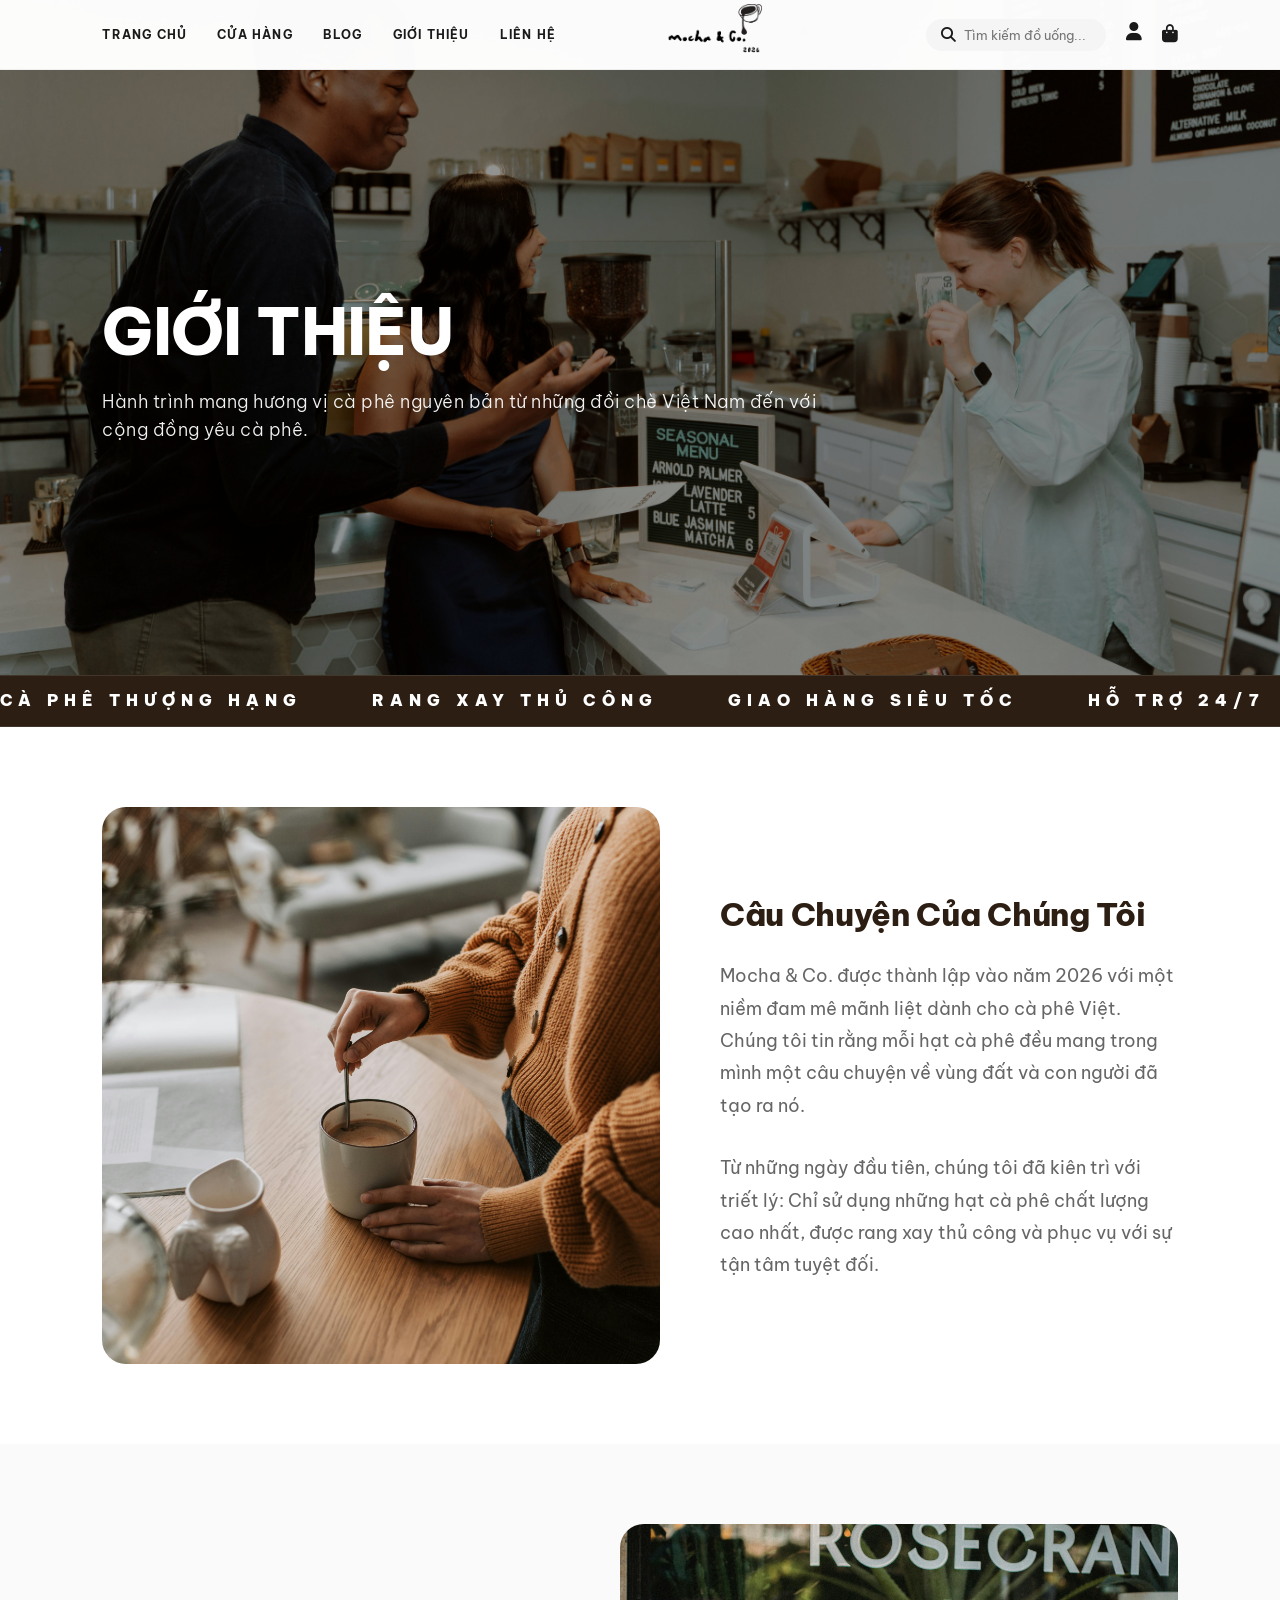
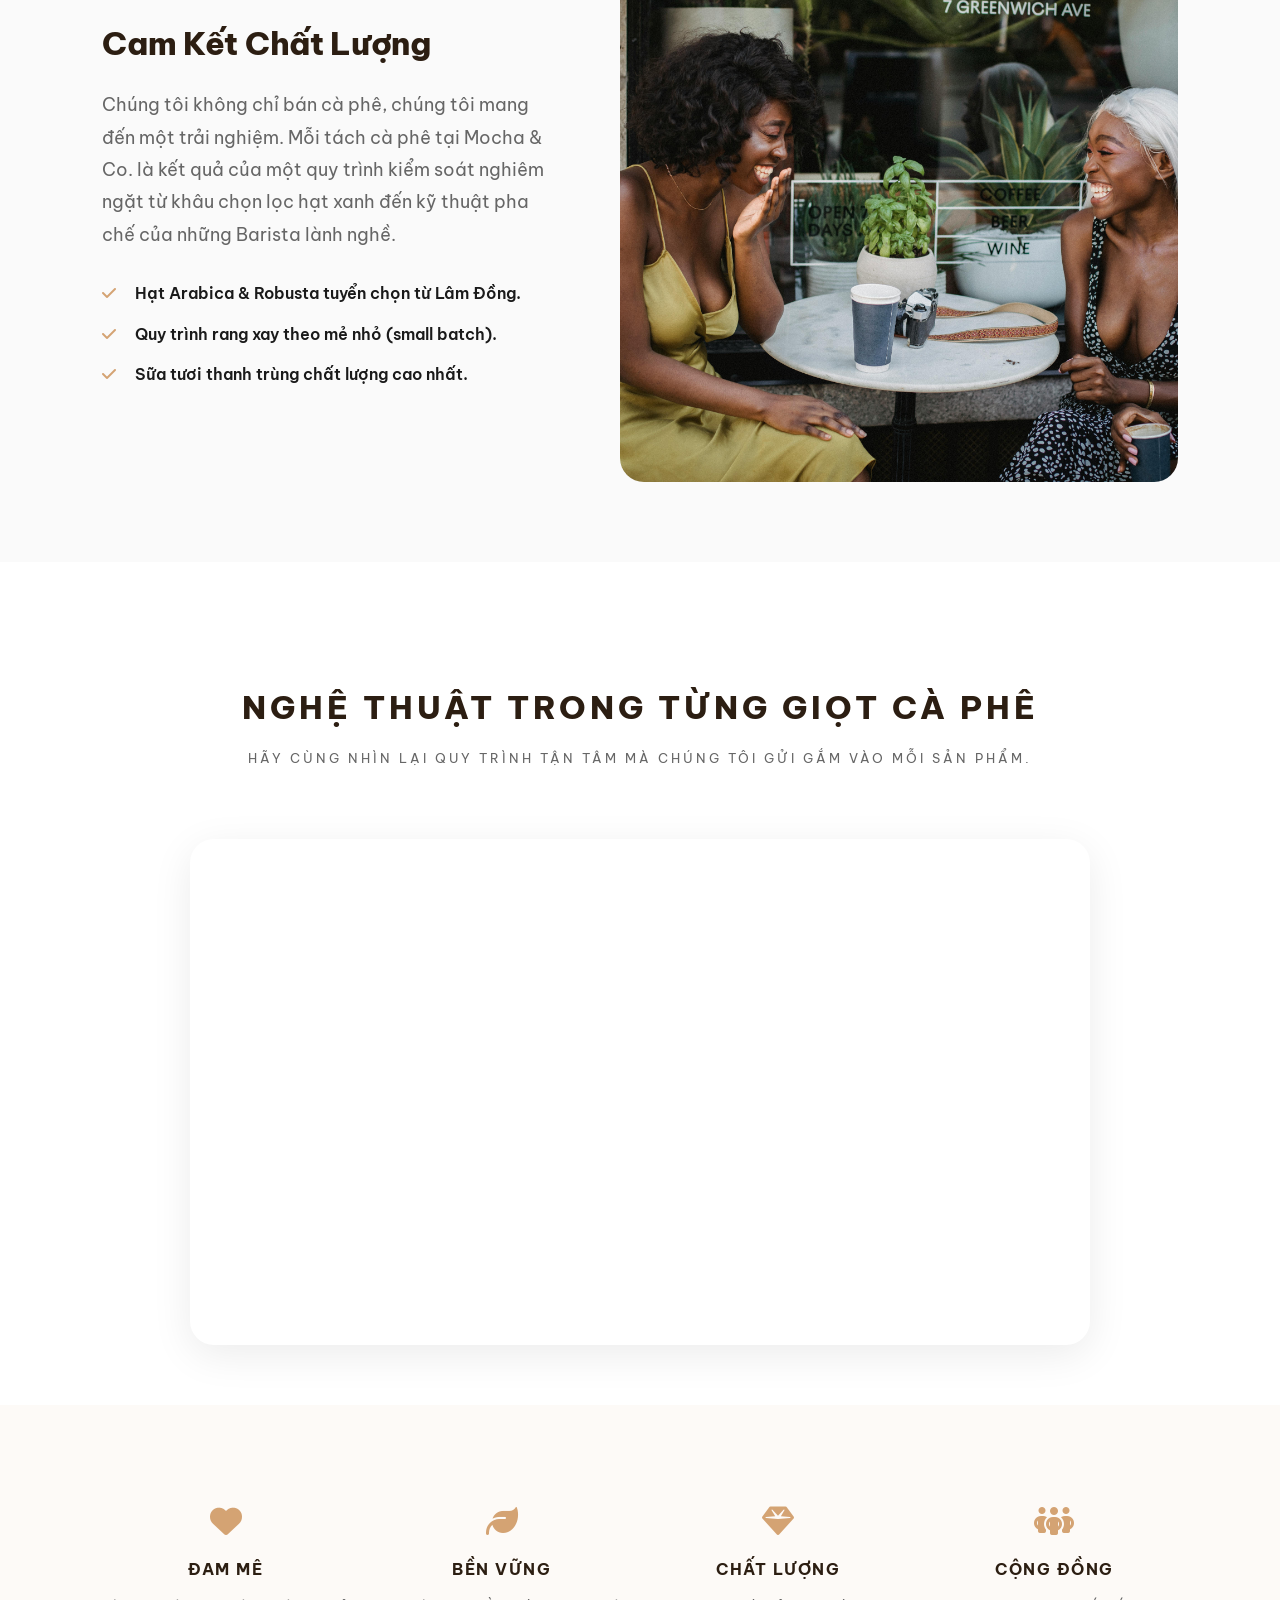
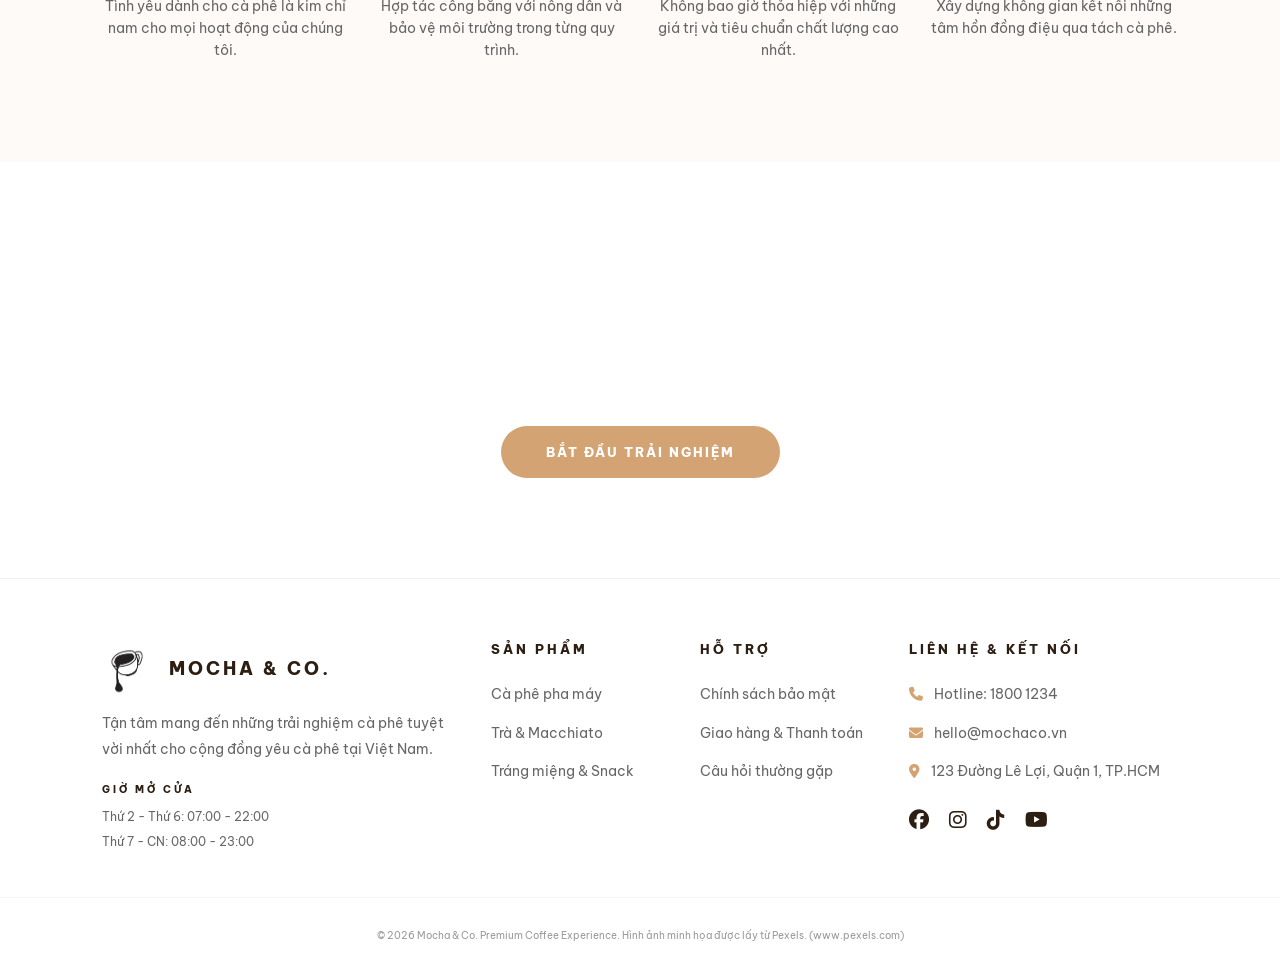
<file: src/about.html>
<!DOCTYPE html>
<html lang="en">

<head>
    <meta charset="UTF-8">
    <meta name="viewport" content="width=device-width, initial-scale=1.0">
    <link rel="stylesheet" href="https://cdnjs.cloudflare.com/ajax/libs/font-awesome/6.5.1/css/all.min.css" />
    <link rel="stylesheet" href="../index.css">
    <title>Giới Thiệu | Mocha & Co.</title>
</head>

<body>
    <main>
        <header>
            <div class="header scrolled">
                <div class="header_left">
                    <ul class="list_header_left">
                        <li class="header_left-item"><a href="../index.html">Trang Chủ</a></li>
                        <li class="header_left-item"><a href="shop.html">Cửa Hàng</a></li>
                        <li class="header_left-item"><a href="blog.html">Blog</a></li>
                        <li class="header_left-item"><a href="about.html">Giới Thiệu</a></li>
                        <li class="header_left-item"><a href="contact.html">Liên Hệ</a></li>
                    </ul>
                </div>
                <div class="header_center">
                    <div class="logo">
                        <a href="../index.html"><img src="../assets/img/Logo.png" alt="Mocha & Co. Logo" class="header_logo_img"></a>
                    </div>
                </div>
                <div class="header_right">
                    <div class="header_right-input">
                        <i class="fa-solid fa-magnifying-glass"></i>
                        <input type="text" placeholder="Tìm kiếm đồ uống...">
                    </div>
                    <div class="header_right-icon">
                        <i class="fa-solid fa-user"></i>
                        <a href="cart.html"><i class="fa-solid fa-bag-shopping"></i></a>
                    </div>
                </div>
            </div>
        </header>

        <section class="subpage_banner">
            <img src="../assets/img/pexels-rdne-4921263.jpg" alt="About Banner">
            <div class="banner_content">
                <h2>Giới Thiệu</h2>
                <p>Hành trình mang hương vị cà phê nguyên bản từ những đồi chè Việt Nam đến với cộng đồng yêu cà phê.</p>
            </div>
        </section>

        <div class="marquee_container">
            <div class="marquee_content">
                <span>Cà phê thượng hạng</span>
                <span>Rang xay thủ công</span>
                <span>Giao hàng siêu tốc</span>
                <span>Hỗ trợ 24/7</span>
                <span>Est. 2026</span>
                <span>Hương thơm từ nông trại Việt</span>
            </div>
        </div>

        <section class="split_section">
            <div class="split_image">
                <img src="../assets/img/pexels-vlada-karpovich-6802983.jpg" alt="Our Story">
            </div>
            <div class="split_text">
                <h3>Câu Chuyện Của Chúng Tôi</h3>
                <p class="text-large-muted mb-30">
                    Mocha & Co. được thành lập vào năm 2026 với một niềm đam mê mãnh liệt dành cho cà phê Việt. Chúng tôi tin rằng mỗi hạt cà phê đều mang trong mình một câu chuyện về vùng đất và con người đã tạo ra nó.
                </p>
                <p class="text-large-muted">
                    Từ những ngày đầu tiên, chúng tôi đã kiên trì với triết lý: Chỉ sử dụng những hạt cà phê chất lượng cao nhất, được rang xay thủ công và phục vụ với sự tận tâm tuyệt đối.
                </p>
            </div>
        </section>

        <section class="split_section bg-fafafa flex-reverse">
            <div class="split_image">
                <img src="../assets/img/pexels-ketut-subiyanto-5047032.jpg" alt="Our Commitment">
            </div>
            <div class="split_text">
                <h3>Cam Kết Chất Lượng</h3>
                <p class="text-large-muted mb-30">
                    Chúng tôi không chỉ bán cà phê, chúng tôi mang đến một trải nghiệm. Mỗi tách cà phê tại Mocha & Co. là kết quả của một quy trình kiểm soát nghiêm ngặt từ khâu chọn lọc hạt xanh đến kỹ thuật pha chế của những Barista lành nghề.
                </p>
                <ul class="check-list">
                    <li class="check-list-item"><i class="fa-solid fa-check check-icon"></i> Hạt Arabica & Robusta tuyển chọn từ Lâm Đồng.</li>
                    <li class="check-list-item"><i class="fa-solid fa-check check-icon"></i> Quy trình rang xay theo mẻ nhỏ (small batch).</li>
                    <li><i class="fa-solid fa-check check-icon"></i> Sữa tươi thanh trùng chất lượng cao nhất.</li>
                </ul>
            </div>
        </section>

        <section class="video_section">
            <div class="text_header">
                <h2>Nghệ Thuật Trong Từng Giọt Cà Phê</h2>
                <p>Hãy cùng nhìn lại quy trình tận tâm mà chúng tôi gửi gắm vào mỗi sản phẩm.</p>
            </div>
            <div class="video_container">
                <iframe src="https://www.youtube.com/embed/ShLIhMsJKyI" allow="accelerometer; autoplay; clipboard-write; encrypted-media; gyroscope; picture-in-picture" allowfullscreen></iframe>
            </div>
        </section>

        <section class="features bg-fdfaf7 py-100">
            <div class="feature_item">
                <i class="fa-solid fa-heart"></i>
                <h3>Đam Mê</h3>
                <p>Tình yêu dành cho cà phê là kim chỉ nam cho mọi hoạt động của chúng tôi.</p>
            </div>
            <div class="feature_item">
                <i class="fa-solid fa-leaf"></i>
                <h3>Bền Vững</h3>
                <p>Hợp tác công bằng với nông dân và bảo vệ môi trường trong từng quy trình.</p>
            </div>
            <div class="feature_item">
                <i class="fa-solid fa-gem"></i>
                <h3>Chất Lượng</h3>
                <p>Không bao giờ thỏa hiệp với những giá trị và tiêu chuẩn chất lượng cao nhất.</p>
            </div>
            <div class="feature_item">
                <i class="fa-solid fa-people-group"></i>
                <h3>Cộng Đồng</h3>
                <p>Xây dựng không gian kết nối những tâm hồn đồng điệu qua tách cà phê.</p>
            </div>
        </section>

        <section class="about_cta">
            <h2>Gia Nhập Hành Trình Cùng Chúng Tôi</h2>
            <p>Khám phá trọn vẹn hương vị cà phê thượng hạng và nhận những ưu đãi đặc biệt dành riêng cho thành viên.</p>
            <a href="shop.html" class="btn-shop">BẮT ĐẦU TRẢI NGHIỆM</a>
        </section>

        <footer id="footer">
            <div class="footer">
                <div class="list_footer">
                    <div class="footer_item">
                        <div class="footer_brand_wrapper">
                            <img src="../assets/img/Cup-logo.png" alt="Mocha & Co. Cup Logo" class="footer_logo">
                            <h2 class="footer_brand_name">MOCHA & CO.</h2>
                        </div>
                        <p>Tận tâm mang đến những trải nghiệm cà phê tuyệt vời nhất cho cộng đồng yêu cà phê tại Việt Nam.</p>
                        <div class="opening_hours">
                            <h2>GIỜ MỞ CỬA</h2>
                            <p>Thứ 2 - Thứ 6: 07:00 - 22:00</p>
                            <p>Thứ 7 - CN: 08:00 - 23:00</p>
                        </div>
                    </div>
                    <div class="footer_item">
                        <h2>Sản Phẩm</h2>
                        <li>Cà phê pha máy</li>
                        <li>Trà & Macchiato</li>
                        <li>Tráng miệng & Snack</li>
                    </div>
                    <div class="footer_item">
                        <h2>Hỗ Trợ</h2>
                        <li>Chính sách bảo mật</li>
                        <li>Giao hàng & Thanh toán</li>
                        <li>Câu hỏi thường gặp</li>
                    </div>
                    <div class="footer_item">
                        <h2>Liên Hệ & Kết Nối</h2>
                        <li class="contact-info"><i class="fa-solid fa-phone"></i> Hotline: 1800 1234</li>
                        <li class="contact-info"><i class="fa-solid fa-envelope"></i> hello@mochaco.vn</li>
                        <li class="contact-info"><i class="fa-solid fa-location-dot"></i> 123 Đường Lê Lợi, Quận 1, TP.HCM</li>
                        
                        <div class="social_icons footer_social_wrapper">
                            <i class="fa-brands fa-facebook"></i>
                            <i class="fa-brands fa-instagram"></i>
                            <i class="fa-brands fa-tiktok"></i>
                            <i class="fa-brands fa-youtube"></i>
                        </div>
                    </div>
                </div>
            </div>
            <div class="footer_copyright">
                <p>&copy; 2026 Mocha & Co. Premium Coffee Experience. Hình ảnh minh họa được lấy từ Pexels. (www.pexels.com)</p>
            </div>
        </footer>
    </main>
    <script src="../scripts/script.js"></script>
</body>

</html>
</file>
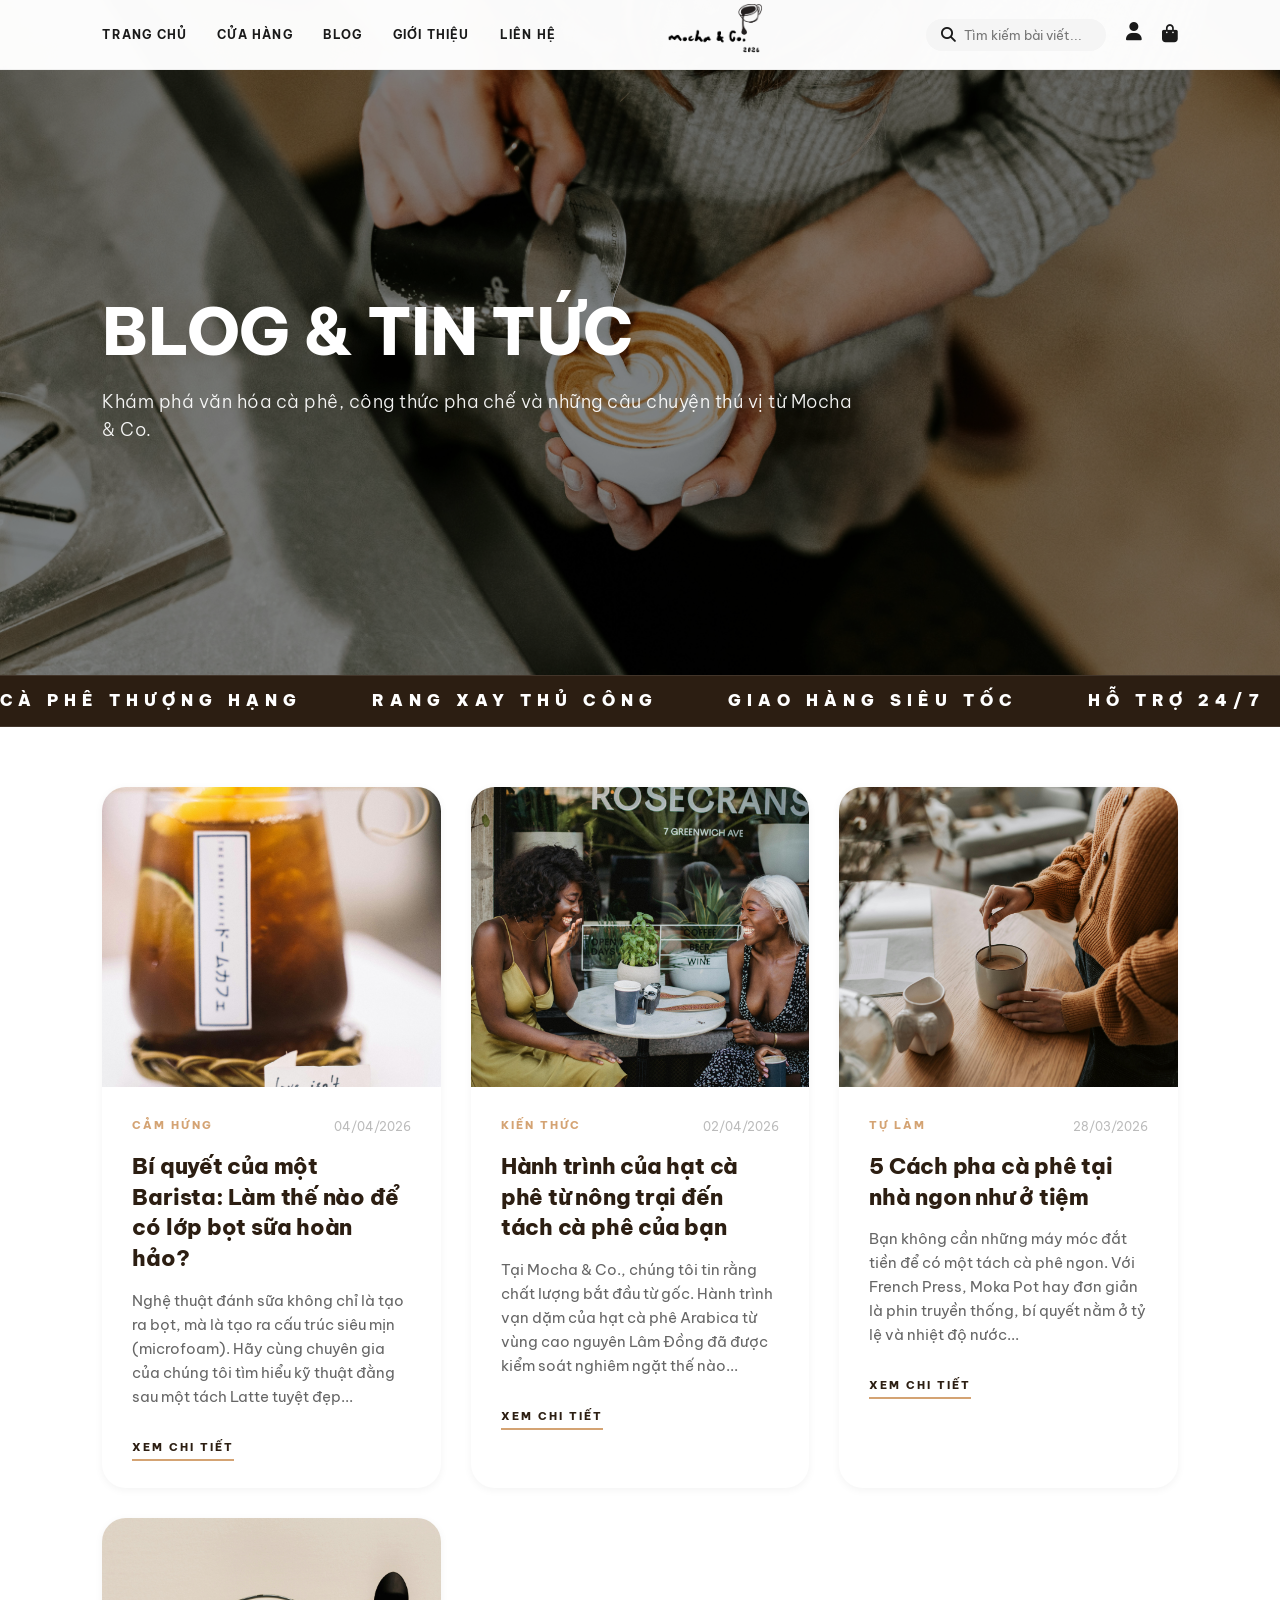
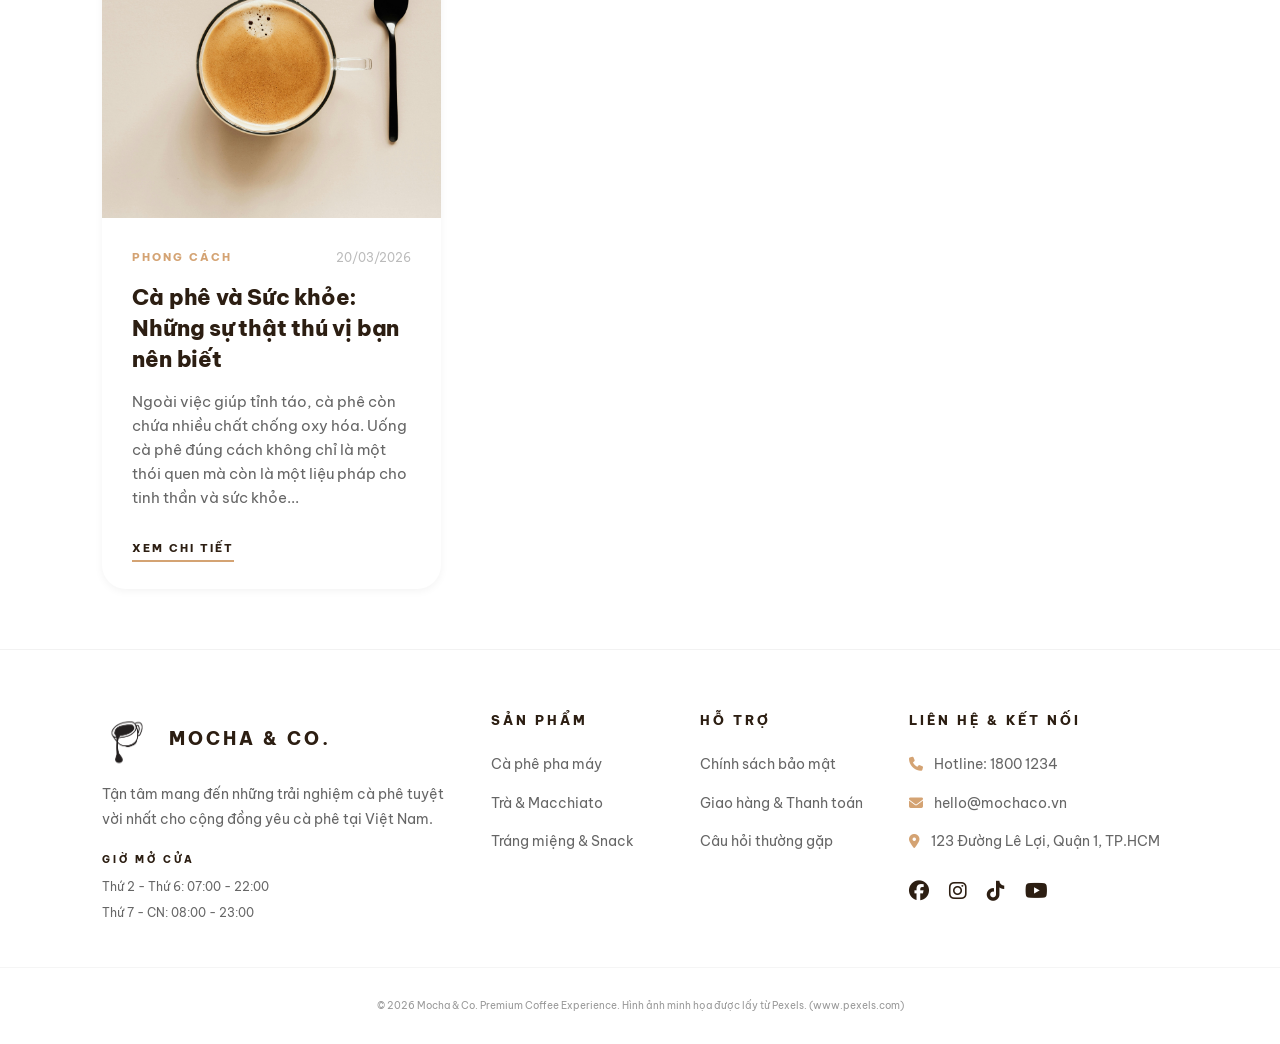
<file: src/blog.html>
<!DOCTYPE html>
<html lang="en">

<head>
    <meta charset="UTF-8">
    <meta name="viewport" content="width=device-width, initial-scale=1.0">
    <link rel="stylesheet" href="https://cdnjs.cloudflare.com/ajax/libs/font-awesome/6.5.1/css/all.min.css" />
    <link rel="stylesheet" href="../index.css">
    <title>Blog | Mocha & Co.</title>
</head>

<body>
    <main>
        <header>
            <div class="header scrolled">
                <div class="header_left">
                    <ul class="list_header_left">
                        <li class="header_left-item"><a href="../index.html">Trang Chủ</a></li>
                        <li class="header_left-item"><a href="shop.html">Cửa Hàng</a></li>
                        <li class="header_left-item"><a href="blog.html">Blog</a></li>
                        <li class="header_left-item"><a href="about.html">Giới Thiệu</a></li>
                        <li class="header_left-item"><a href="contact.html">Liên Hệ</a></li>
                    </ul>
                </div>
                <div class="header_center">
                    <div class="logo">
                        <a href="../index.html"><img src="../assets/img/Logo.png" alt="Mocha & Co. Logo" class="header_logo_img"></a>
                    </div>
                </div>
                <div class="header_right">
                    <div class="header_right-input">
                        <i class="fa-solid fa-magnifying-glass"></i>
                        <input type="text" placeholder="Tìm kiếm bài viết...">
                    </div>
                    <div class="header_right-icon">
                        <i class="fa-solid fa-user"></i>
                        <a href="cart.html"><i class="fa-solid fa-bag-shopping"></i></a>
                    </div>
                </div>
            </div>
        </header>

        <section class="subpage_banner">
            <img src="../assets/img/brooke-cagle-X4RJG4aNi8o-unsplash.jpg" alt="Blog Banner">
            <div class="banner_content">
                <h2>Blog & Tin Tức</h2>
                <p>Khám phá văn hóa cà phê, công thức pha chế và những câu chuyện thú vị từ Mocha & Co.</p>
            </div>
        </section>

        <div class="marquee_container">
            <div class="marquee_content">
                <span>Cà phê thượng hạng</span>
                <span>Rang xay thủ công</span>
                <span>Giao hàng siêu tốc</span>
                <span>Hỗ trợ 24/7</span>
                <span>Est. 2026</span>
                <span>Hương thơm từ nông trại Việt</span>
            </div>
        </div>

        <div class="grid_container">
            <div class="blog_item blog-card">
                <div class="blog-img-wrapper"><img src="../assets/img/pexels-anntarazevich-5598280.jpg" alt="Barista Secret"></div>
                <div class="blog-card-content">
                    <div class="blog-card-meta">
                        <span class="blog-card-category">Cảm Hứng</span>
                        <span class="blog-card-date">04/04/2026</span>
                    </div>
                    <h3 class="blog-card-title">Bí quyết của một Barista: Làm thế nào để có lớp bọt sữa hoàn hảo?</h3>
                    <p class="blog-card-excerpt">Nghệ thuật đánh sữa không chỉ là tạo ra bọt, mà là tạo ra cấu trúc siêu mịn (microfoam). Hãy cùng chuyên gia của chúng tôi tìm hiểu kỹ thuật đằng sau một tách Latte tuyệt đẹp...</p>
                    <a href="#" class="blog-card-link">Xem chi tiết</a>
                </div>
            </div>
            <div class="blog_item blog-card">
                <div class="blog-img-wrapper"><img src="../assets/img/pexels-ketut-subiyanto-5047032.jpg" alt="Coffee Origins"></div>
                <div class="blog-card-content">
                    <div class="blog-card-meta">
                        <span class="blog-card-category">Kiến Thức</span>
                        <span class="blog-card-date">02/04/2026</span>
                    </div>
                    <h3 class="blog-card-title">Hành trình của hạt cà phê từ nông trại đến tách cà phê của bạn</h3>
                    <p class="blog-card-excerpt">Tại Mocha & Co., chúng tôi tin rằng chất lượng bắt đầu từ gốc. Hành trình vạn dặm của hạt cà phê Arabica từ vùng cao nguyên Lâm Đồng đã được kiểm soát nghiêm ngặt thế nào...</p>
                    <a href="#" class="blog-card-link">Xem chi tiết</a>
                </div>
            </div>
            <div class="blog_item blog-card">
                <div class="blog-img-wrapper"><img src="../assets/img/pexels-vlada-karpovich-6802983.jpg" alt="Home Brewing"></div>
                <div class="blog-card-content">
                    <div class="blog-card-meta">
                        <span class="blog-card-category">Tự Làm</span>
                        <span class="blog-card-date">28/03/2026</span>
                    </div>
                    <h3 class="blog-card-title">5 Cách pha cà phê tại nhà ngon như ở tiệm</h3>
                    <p class="blog-card-excerpt">Bạn không cần những máy móc đắt tiền để có một tách cà phê ngon. Với French Press, Moka Pot hay đơn giản là phin truyền thống, bí quyết nằm ở tỷ lệ và nhiệt độ nước...</p>
                    <a href="#" class="blog-card-link">Xem chi tiết</a>
                </div>
            </div>
            <div class="blog_item blog-card">
                <div class="blog-img-wrapper"><img src="../assets/img/pexels-karola-g-4226806.jpg" alt="Lifestyle"></div>
                <div class="blog-card-content">
                    <div class="blog-card-meta">
                        <span class="blog-card-category">Phong Cách</span>
                        <span class="blog-card-date">20/03/2026</span>
                    </div>
                    <h3 class="blog-card-title">Cà phê và Sức khỏe: Những sự thật thú vị bạn nên biết</h3>
                    <p class="blog-card-excerpt">Ngoài việc giúp tỉnh táo, cà phê còn chứa nhiều chất chống oxy hóa. Uống cà phê đúng cách không chỉ là một thói quen mà còn là một liệu pháp cho tinh thần và sức khỏe...</p>
                    <a href="#" class="blog-card-link">Xem chi tiết</a>
                </div>
            </div>
        </div>

        <footer id="footer">
            <div class="footer">
                <div class="list_footer">
                    <div class="footer_item">
                        <div class="footer_brand_wrapper">
                            <img src="../assets/img/Cup-logo.png" alt="Mocha & Co. Cup Logo" class="footer_logo">
                            <h2 class="footer_brand_name">MOCHA & CO.</h2>
                        </div>
                        <p>Tận tâm mang đến những trải nghiệm cà phê tuyệt vời nhất cho cộng đồng yêu cà phê tại Việt Nam.</p>
                        <div class="opening_hours">
                            <h2>GIỜ MỞ CỬA</h2>
                            <p>Thứ 2 - Thứ 6: 07:00 - 22:00</p>
                            <p>Thứ 7 - CN: 08:00 - 23:00</p>
                        </div>
                    </div>
                    <div class="footer_item">
                        <h2>Sản Phẩm</h2>
                        <li>Cà phê pha máy</li>
                        <li>Trà & Macchiato</li>
                        <li>Tráng miệng & Snack</li>
                    </div>
                    <div class="footer_item">
                        <h2>Hỗ Trợ</h2>
                        <li>Chính sách bảo mật</li>
                        <li>Giao hàng & Thanh toán</li>
                        <li>Câu hỏi thường gặp</li>
                    </div>
                    <div class="footer_item">
                        <h2>Liên Hệ & Kết Nối</h2>
                        <li class="contact-info"><i class="fa-solid fa-phone"></i> Hotline: 1800 1234</li>
                        <li class="contact-info"><i class="fa-solid fa-envelope"></i> hello@mochaco.vn</li>
                        <li class="contact-info"><i class="fa-solid fa-location-dot"></i> 123 Đường Lê Lợi, Quận 1, TP.HCM</li>
                        
                        <div class="social_icons footer_social_wrapper">
                            <i class="fa-brands fa-facebook"></i>
                            <i class="fa-brands fa-instagram"></i>
                            <i class="fa-brands fa-tiktok"></i>
                            <i class="fa-brands fa-youtube"></i>
                        </div>
                    </div>
                </div>
            </div>
            <div class="footer_copyright">
                <p>&copy; 2026 Mocha & Co. Premium Coffee Experience. Hình ảnh minh họa được lấy từ Pexels. (www.pexels.com)</p>
            </div>
        </footer>
    </main>
    <script src="../scripts/script.js"></script>
</body>
</html>
</file>
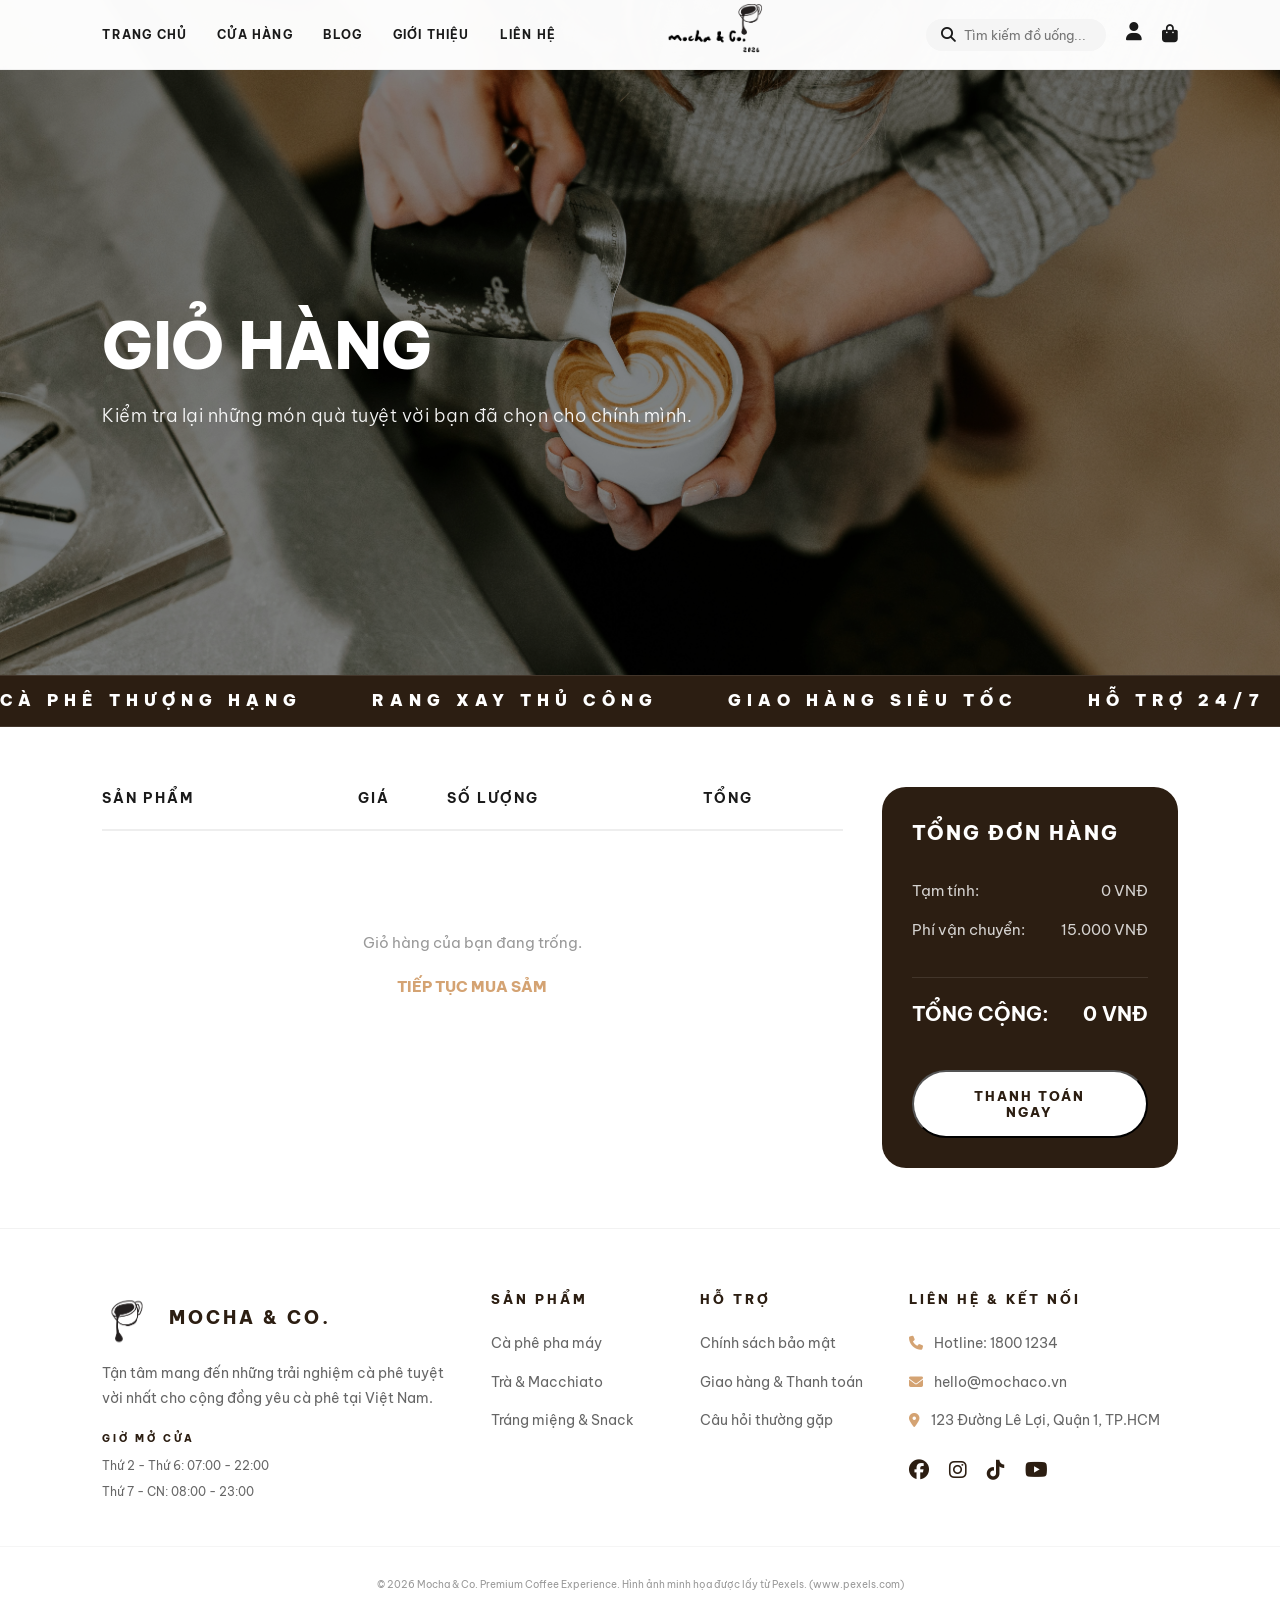
<file: src/cart.html>
<!DOCTYPE html>
<html lang="en">

<head>
    <meta charset="UTF-8">
    <meta name="viewport" content="width=device-width, initial-scale=1.0">
    <link rel="stylesheet" href="https://cdnjs.cloudflare.com/ajax/libs/font-awesome/6.5.1/css/all.min.css" />
    <link rel="stylesheet" href="../index.css">
    <title>Giỏ Hàng | Mocha & Co.</title>
</head>

<body>
    <main>
        <header>
            <div class="header scrolled">
                <div class="header_left">
                    <ul class="list_header_left">
                        <li class="header_left-item"><a href="../index.html">Trang Chủ</a></li>
                        <li class="header_left-item"><a href="shop.html">Cửa Hàng</a></li>
                        <li class="header_left-item"><a href="blog.html">Blog</a></li>
                        <li class="header_left-item"><a href="about.html">Giới Thiệu</a></li>
                        <li class="header_left-item"><a href="contact.html">Liên Hệ</a></li>
                    </ul>
                </div>
                <div class="header_center">
                    <div class="logo">
                        <a href="../index.html"><img src="../assets/img/Logo.png" alt="Mocha & Co. Logo" class="header_logo_img"></a>
                    </div>
                </div>
                <div class="header_right">
                    <div class="header_right-input">
                        <i class="fa-solid fa-magnifying-glass"></i>
                        <input type="text" placeholder="Tìm kiếm đồ uống...">
                    </div>
                    <div class="header_right-icon">
                        <i class="fa-solid fa-user"></i>
                        <a href="cart.html"><i class="fa-solid fa-bag-shopping"></i></a>
                    </div>
                </div>
            </div>
        </header>

        <section class="subpage_banner">
            <img src="../assets/img/brooke-cagle-X4RJG4aNi8o-unsplash.jpg" alt="Cart Banner">
            <div class="banner_content">
                <h2>Giỏ Hàng</h2>
                <p>Kiểm tra lại những món quà tuyệt vời bạn đã chọn cho chính mình.</p>
            </div>
        </section>

        <div class="marquee_container">
            <div class="marquee_content">
                <span>Cà phê thượng hạng</span>
                <span>Rang xay thủ công</span>
                <span>Giao hàng siêu tốc</span>
                <span>Hỗ trợ 24/7</span>
                <span>Est. 2026</span>
                <span>Hương thơm từ nông trại Việt</span>
            </div>
        </div>

        <section class="cart_section">
            <div class="cart_container">
                <div class="cart_items">
                    <table class="cart_table cart-table-ext">
                        <thead>
                            <tr class="cart-header-row">
                                <th class="cart-header-cell">Sản Phẩm</th>
                                <th class="cart-header-cell">Giá</th>
                                <th class="cart-header-cell">Số Lượng</th>
                                <th class="cart-header-cell">Tổng</th>
                                <th class="cart-header-cell"></th>
                            </tr>
                        </thead>
                        <tbody>
                        </tbody>
                    </table>
                </div>

                <div class="cart_summary">
                    <h3 class="cart-summary-title">Tổng Đơn Hàng</h3>
                    <div class="cart-summary-divider">
                        <p class="cart-summary-row"><span>Tạm tính:</span> <span>0 VNĐ</span></p>
                        <p class="cart-summary-row"><span>Phí vận chuyển:</span> <span>15.000 VNĐ</span></p>
                    </div>
                    <p class="cart-summary-total">
                        <span>TỔNG CỘNG:</span> <strong>0 VNĐ</strong>
                    </p>
                    <button class="btn-shop cart-checkout-btn-ext">THANH TOÁN NGAY</button>
                </div>
            </div>
        </section>

        <footer id="footer">
            <div class="footer">
                <div class="list_footer">
                    <div class="footer_item">
                        <div class="footer_brand_wrapper">
                            <img src="../assets/img/Cup-logo.png" alt="Mocha & Co. Cup Logo" class="footer_logo">
                            <h2 class="footer_brand_name">MOCHA & CO.</h2>
                        </div>
                        <p>Tận tâm mang đến những trải nghiệm cà phê tuyệt vời nhất cho cộng đồng yêu cà phê tại Việt Nam.</p>
                        <div class="opening_hours">
                            <h2>GIỜ MỞ CỬA</h2>
                            <p>Thứ 2 - Thứ 6: 07:00 - 22:00</p>
                            <p>Thứ 7 - CN: 08:00 - 23:00</p>
                        </div>
                    </div>
                    <div class="footer_item">
                        <h2>Sản Phẩm</h2>
                        <li>Cà phê pha máy</li>
                        <li>Trà & Macchiato</li>
                        <li>Tráng miệng & Snack</li>
                    </div>
                    <div class="footer_item">
                        <h2>Hỗ Trợ</h2>
                        <li>Chính sách bảo mật</li>
                        <li>Giao hàng & Thanh toán</li>
                        <li>Câu hỏi thường gặp</li>
                    </div>
                    <div class="footer_item">
                        <h2>Liên Hệ & Kết Nối</h2>
                        <li class="contact-info"><i class="fa-solid fa-phone"></i> Hotline: 1800 1234</li>
                        <li class="contact-info"><i class="fa-solid fa-envelope"></i> hello@mochaco.vn</li>
                        <li class="contact-info"><i class="fa-solid fa-location-dot"></i> 123 Đường Lê Lợi, Quận 1, TP.HCM</li>
                        
                        <div class="social_icons footer_social_wrapper">
                            <i class="fa-brands fa-facebook"></i>
                            <i class="fa-brands fa-instagram"></i>
                            <i class="fa-brands fa-tiktok"></i>
                            <i class="fa-brands fa-youtube"></i>
                        </div>
                    </div>
                </div>
            </div>
            <div class="footer_copyright">
                <p>&copy; 2026 Mocha & Co. Premium Coffee Experience. Hình ảnh minh họa được lấy từ Pexels. (www.pexels.com)</p>
            </div>
        </footer>
    </main>
    <script src="../scripts/script.js"></script>
</body>
</html>
</file>
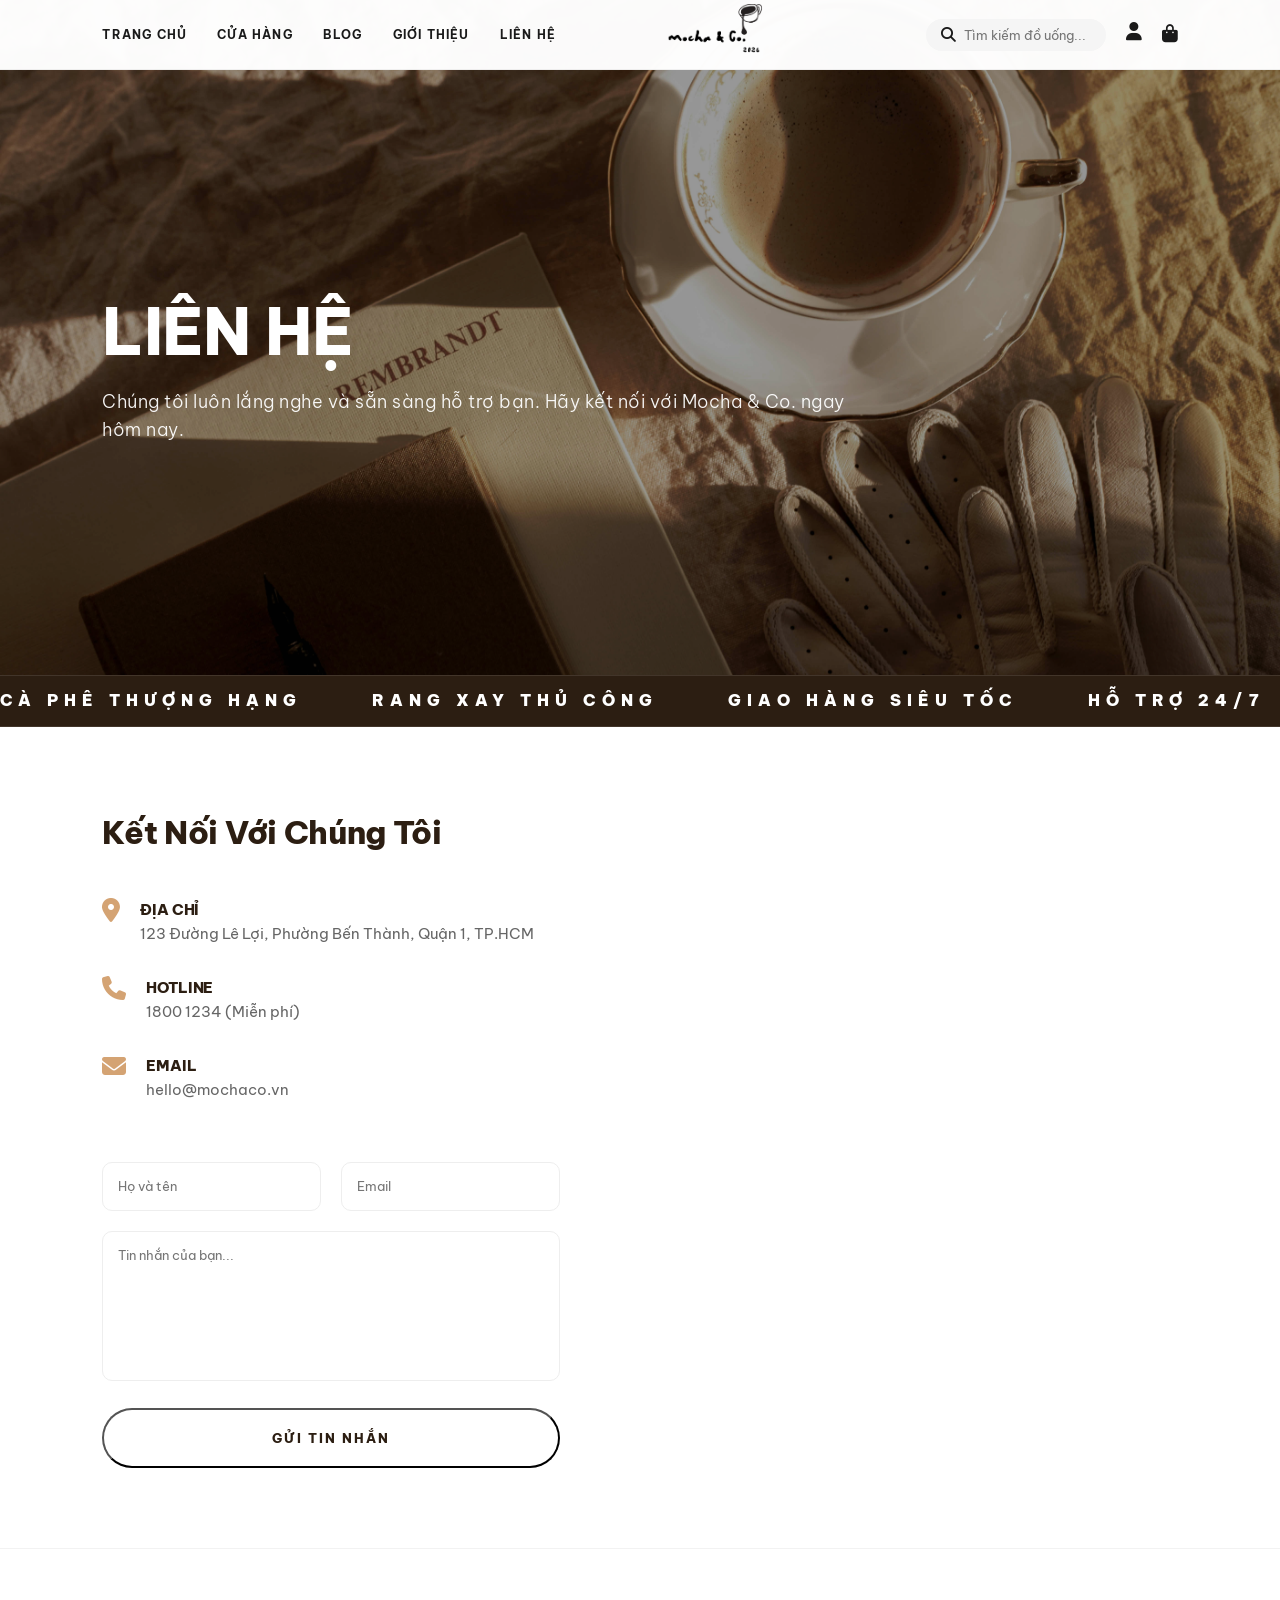
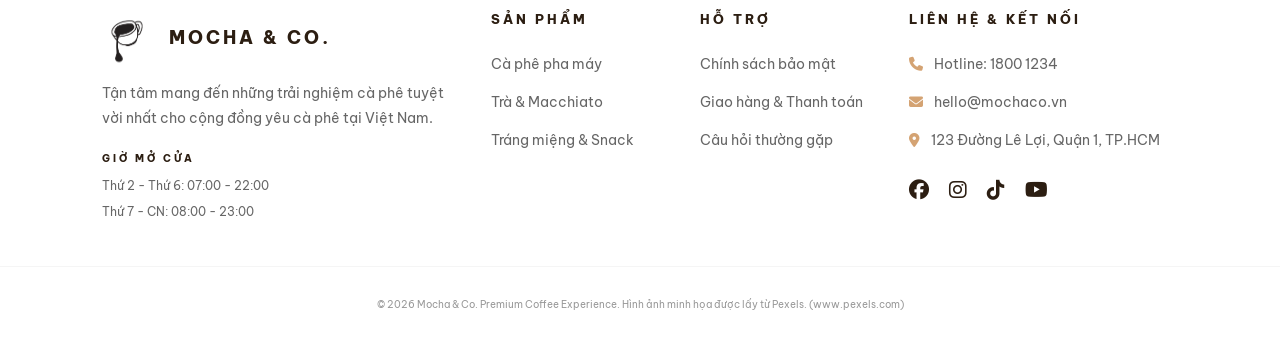
<file: src/contact.html>
<!DOCTYPE html>
<html lang="en">

<head>
    <meta charset="UTF-8">
    <meta name="viewport" content="width=device-width, initial-scale=1.0">
    <link rel="stylesheet" href="https://cdnjs.cloudflare.com/ajax/libs/font-awesome/6.5.1/css/all.min.css" />
    <link rel="stylesheet" href="../index.css">
    <title>Liên Hệ | Mocha & Co.</title>
</head>

<body>
    <main>
        <header>
            <div class="header scrolled">
                <div class="header_left">
                    <ul class="list_header_left">
                        <li class="header_left-item"><a href="../index.html">Trang Chủ</a></li>
                        <li class="header_left-item"><a href="shop.html">Cửa Hàng</a></li>
                        <li class="header_left-item"><a href="blog.html">Blog</a></li>
                        <li class="header_left-item"><a href="about.html">Giới Thiệu</a></li>
                        <li class="header_left-item"><a href="contact.html">Liên Hệ</a></li>
                    </ul>
                </div>
                <div class="header_center">
                    <div class="logo">
                        <a href="../index.html"><img src="../assets/img/Logo.png" alt="Mocha & Co. Logo" class="header_logo_img"></a>
                    </div>
                </div>
                <div class="header_right">
                    <div class="header_right-input">
                        <i class="fa-solid fa-magnifying-glass"></i>
                        <input type="text" placeholder="Tìm kiếm đồ uống...">
                    </div>
                    <div class="header_right-icon">
                        <i class="fa-solid fa-user"></i>
                        <a href="cart.html"><i class="fa-solid fa-bag-shopping"></i></a>
                    </div>
                </div>
            </div>
        </header>

        <section class="subpage_banner">
            <img src="../assets/img/jas-min-Y5-8EeMq_zM-unsplash.jpg" alt="Contact Banner">
            <div class="banner_content">
                <h2>Liên Hệ</h2>
                <p>Chúng tôi luôn lắng nghe và sẵn sàng hỗ trợ bạn. Hãy kết nối với Mocha & Co. ngay hôm nay.</p>
            </div>
        </section>

        <div class="marquee_container">
            <div class="marquee_content">
                <span>Cà phê thượng hạng</span>
                <span>Rang xay thủ công</span>
                <span>Giao hàng siêu tốc</span>
                <span>Hỗ trợ 24/7</span>
                <span>Est. 2026</span>
                <span>Hương thơm từ nông trại Việt</span>
            </div>
        </div>

        <section class="split_section">
            <div class="split_text">
                <h3>Kết Nối Với Chúng Tôi</h3>
                <div class="contact-info-wrapper">
                    <div class="contact-info-item">
                        <i class="fa-solid fa-location-dot contact-info-icon"></i>
                        <div>
                            <h4 class="contact-info-label">ĐỊA CHỈ</h4>
                            <p class="contact-info-text">123 Đường Lê Lợi, Phường Bến Thành, Quận 1, TP.HCM</p>
                        </div>
                    </div>
                    <div class="contact-info-item">
                        <i class="fa-solid fa-phone contact-info-icon"></i>
                        <div>
                            <h4 class="contact-info-label">HOTLINE</h4>
                            <p class="contact-info-text">1800 1234 (Miễn phí)</p>
                        </div>
                    </div>
                    <div class="contact-info-item">
                        <i class="fa-solid fa-envelope contact-info-icon"></i>
                        <div>
                            <h4 class="contact-info-label">EMAIL</h4>
                            <p class="contact-info-text">hello@mochaco.vn</p>
                        </div>
                    </div>
                </div>

                <form class="contact-form-ext">
                    <div class="contact-form-grid">
                        <input type="text" placeholder="Họ và tên" class="contact-input-ext">
                        <input type="email" placeholder="Email" class="contact-input-ext">
                    </div>
                    <textarea placeholder="Tin nhắn của bạn..." class="contact-textarea-ext"></textarea>
                    <button class="btn-shop contact-submit-btn-ext">GỬI TIN NHẮN</button>
                </form>
            </div>
            <div class="split_image contact-map-wrapper">
                <iframe src="https://www.google.com/maps/embed?pb=!1m18!1m12!1m3!1d3919.4602324283435!2d106.69234837588048!3d10.77601935919934!2m3!1f0!2f0!3f0!3m2!1i1024!2i768!4f13.1!3m3!1m2!1s0x31752f3adb390623%3A0x633a68160868f307!2zMTIzIMSQLiBMw6ogTOG7o2ksIFBoxuIE5naMOpIE5ndXnhu4duIFRow6FpIELDrG5oLCBRdeG6rW4gMSwgSOG7kyBDaMOtIE1pbmgsIFZp4buHdCBOYW0!5e0!3m2!1svi!2s!4v1709456789123!5m2!1svi!2s" width="100%" height="100%" class="contact-map-iframe" allowfullscreen="" loading="lazy"></iframe>
            </div>
        </section>

        <footer id="footer">
            <div class="footer">
                <div class="list_footer">
                    <div class="footer_item">
                        <div class="footer_brand_wrapper">
                            <img src="../assets/img/Cup-logo.png" alt="Mocha & Co. Cup Logo" class="footer_logo">
                            <h2 class="footer_brand_name">MOCHA & CO.</h2>
                        </div>
                        <p>Tận tâm mang đến những trải nghiệm cà phê tuyệt vời nhất cho cộng đồng yêu cà phê tại Việt Nam.</p>
                        <div class="opening_hours">
                            <h2>GIỜ MỞ CỬA</h2>
                            <p>Thứ 2 - Thứ 6: 07:00 - 22:00</p>
                            <p>Thứ 7 - CN: 08:00 - 23:00</p>
                        </div>
                    </div>
                    <div class="footer_item">
                        <h2>Sản Phẩm</h2>
                        <li>Cà phê pha máy</li>
                        <li>Trà & Macchiato</li>
                        <li>Tráng miệng & Snack</li>
                    </div>
                    <div class="footer_item">
                        <h2>Hỗ Trợ</h2>
                        <li>Chính sách bảo mật</li>
                        <li>Giao hàng & Thanh toán</li>
                        <li>Câu hỏi thường gặp</li>
                    </div>
                    <div class="footer_item">
                        <h2>Liên Hệ & Kết Nối</h2>
                        <li class="contact-info"><i class="fa-solid fa-phone"></i> Hotline: 1800 1234</li>
                        <li class="contact-info"><i class="fa-solid fa-envelope"></i> hello@mochaco.vn</li>
                        <li class="contact-info"><i class="fa-solid fa-location-dot"></i> 123 Đường Lê Lợi, Quận 1, TP.HCM</li>
                        
                        <div class="social_icons footer_social_wrapper">
                            <i class="fa-brands fa-facebook"></i>
                            <i class="fa-brands fa-instagram"></i>
                            <i class="fa-brands fa-tiktok"></i>
                            <i class="fa-brands fa-youtube"></i>
                        </div>
                    </div>
                </div>
            </div>
            <div class="footer_copyright">
                <p>&copy; 2026 Mocha & Co. Premium Coffee Experience. Hình ảnh minh họa được lấy từ Pexels. (www.pexels.com)</p>
            </div>
        </footer>
    </main>
    <script src="../scripts/script.js"></script>
</body>
</html>
</file>
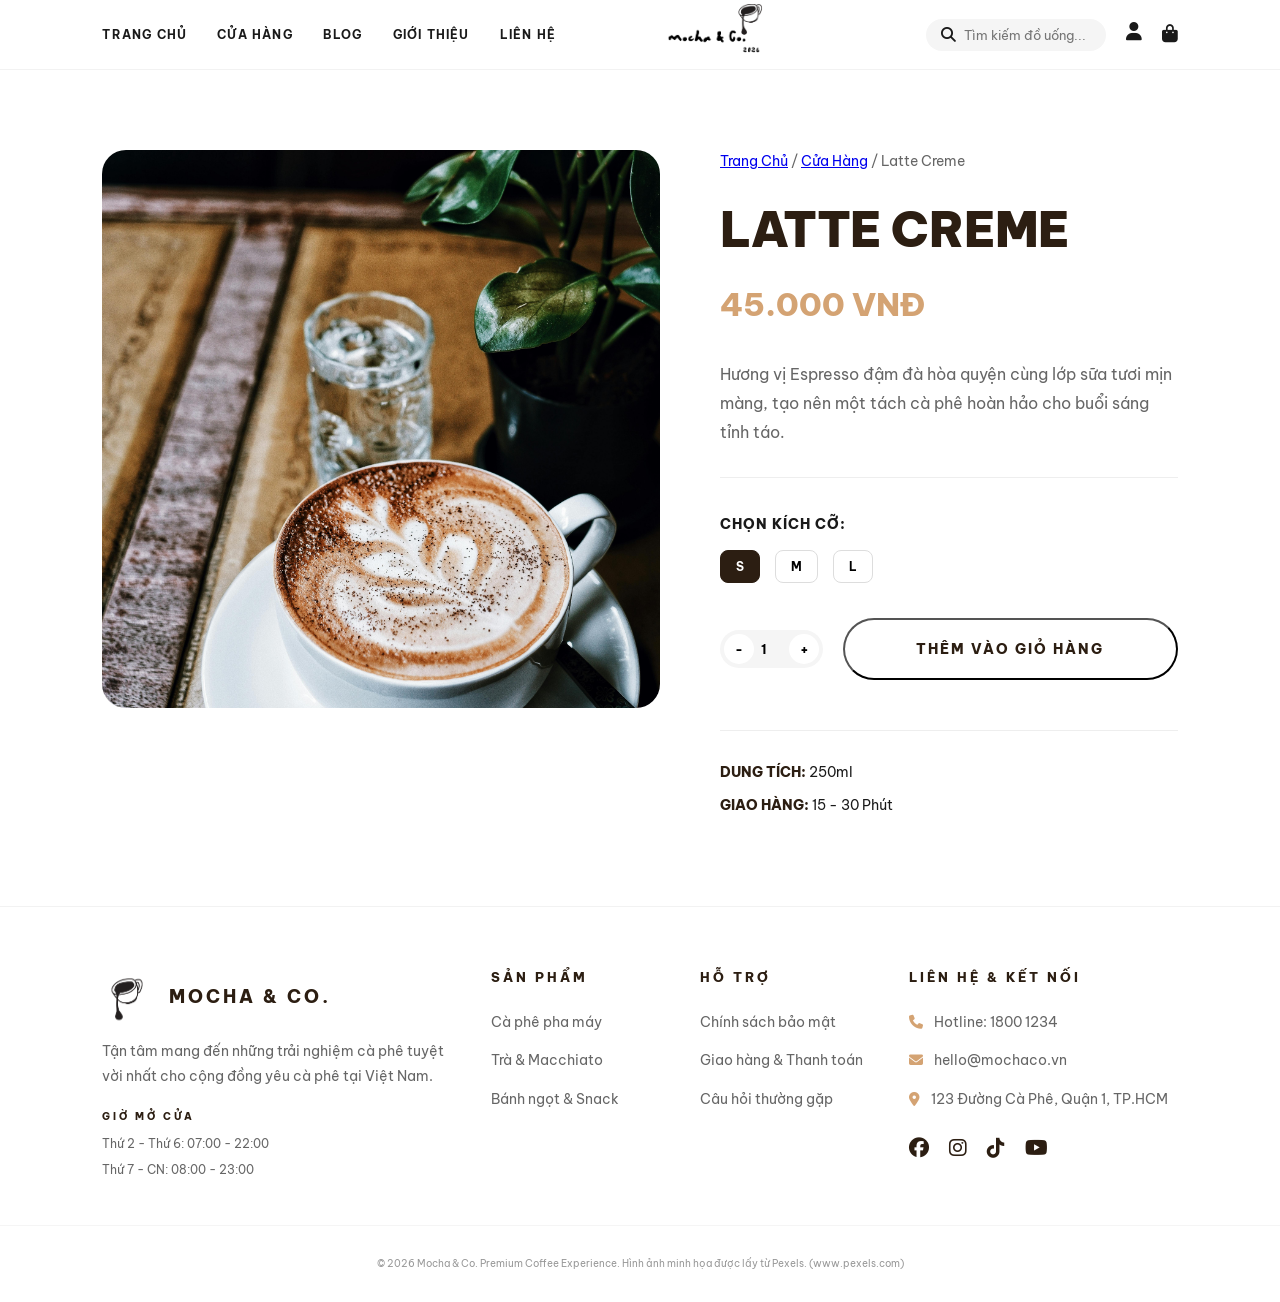
<file: src/product.html>
<!DOCTYPE html>
<html lang="en">

<head>
    <meta charset="UTF-8">
    <meta name="viewport" content="width=device-width, initial-scale=1.0">
    <link rel="stylesheet" href="https://cdnjs.cloudflare.com/ajax/libs/font-awesome/6.5.1/css/all.min.css" />
    <link rel="stylesheet" href="../index.css">
    <title>Chi Tiết Sản Phẩm | Mocha & Co.</title>
</head>

<body>
    <!-- Notification -->
    <div id="cartNotification" class="cart_notification">
        <i class="fa-solid fa-circle-check"></i>
        <span>Đã thêm vào giỏ hàng!</span>
    </div>

    <main class="product_detail_page">
        <!-- HEADER -->
        <header>
            <div class="header scrolled">
                <div class="header_left">
                    <ul class="list_header_left">
                        <li class="header_left-item"><a href="../index.html">Trang Chủ</a></li>
                        <li class="header_left-item"><a href="shop.html">Cửa Hàng</a></li>
                        <li class="header_left-item"><a href="blog.html">Blog</a></li>
                        <li class="header_left-item"><a href="about.html">Giới Thiệu</a></li>
                        <li class="header_left-item"><a href="contact.html">Liên Hệ</a></li>
                    </ul>
                </div>
                <div class="header_center">
                    <div class="logo">
                        <a href="../index.html"><img src="../assets/img/Logo.png" alt="Mocha & Co. Logo" class="header_logo_img"></a>
                    </div>
                </div>
                <div class="header_right">
                    <div class="header_right-input">
                        <i class="fa-solid fa-magnifying-glass"></i>
                        <input type="text" placeholder="Tìm kiếm đồ uống...">
                    </div>
                    <div class="header_right-icon">
                        <i class="fa-solid fa-user"></i>
                        <a href="cart.html"><i class="fa-solid fa-bag-shopping"></i></a>
                    </div>
                </div>
            </div>
        </header>

        <!-- PRODUCT CONTENT -->
        <section class="split_section product-detail-section">
            <div class="split_image product-image-bg">
                <img src="../assets/img/pexels-mew-wy-1427872-2910874.jpg" alt="Product" id="mainProductImg">
            </div>
            <div class="split_text">
                <nav class="breadcrumb breadcrumb-ext">
                    <a href="../index.html">Trang Chủ</a> / <a href="shop.html">Cửa Hàng</a> / <span id="breadcrumbName">Latte Creme</span>
                </nav>
                <h1 id="mainProductName" class="product-title-ext">Latte Creme</h1>
                <p class="product-price-ext" id="mainProductPrice">45.000 VNĐ</p>
                
                <div class="product-desc-wrapper">
                    <p id="mainProductDesc" class="product-desc-text">
                        Hương vị Espresso đậm đà hòa quyện cùng lớp sữa tươi mịn màng, tạo nên một tách cà phê hoàn hảo cho buổi sáng tỉnh táo.
                    </p>
                </div>

                <!-- SIZE SELECTION -->
                <div class="product-size-wrapper">
                    <h4 class="product-size-title">CHỌN KÍCH CỠ:</h4>
                    <div class="product-size-flex">
                        <button class="size_btn active" data-size="S" data-ml="250ml" data-extra="0">S</button>
                        <button class="size_btn" data-size="M" data-ml="500ml" data-extra="10000">M</button>
                        <button class="size_btn" data-size="L" data-ml="750ml" data-extra="20000">L</button>
                    </div>
                </div>

                <div class="product-purchase-flex">
                    <div class="quantity_selector">
                        <button class="qty_minus">-</button>
                        <input type="number" value="1" id="productQty" readonly>
                        <button class="qty_plus">+</button>
                    </div>
                    <button class="btn-shop add_to_cart product-add-cart-btn">THÊM VÀO GIỎ HÀNG</button>
                </div>

                <div class="product-meta-ext">
                    <p class="product-meta-row"><span class="product-meta-label">DUNG TÍCH:</span> <span id="currentMl">250ml</span></p>
                    <p class="product-meta-row"><span class="product-meta-label">GIAO HÀNG:</span> 15 - 30 Phút</p>
                </div>
            </div>
        </section>

        <!-- FOOTER -->
        <footer id="footer">
            <div class="footer">
                <div class="list_footer">
                    <div class="footer_item">
                        <div class="footer_brand_wrapper">
                            <img src="../assets/img/Cup-logo.png" alt="Mocha & Co. Cup Logo" class="footer_logo">
                            <h2 class="footer_brand_name">MOCHA & CO.</h2>
                        </div>
                        <p>Tận tâm mang đến những trải nghiệm cà phê tuyệt vời nhất cho cộng đồng yêu cà phê tại Việt Nam.</p>
                        <div class="opening_hours">
                            <h2>GIỜ MỞ CỬA</h2>
                            <p>Thứ 2 - Thứ 6: 07:00 - 22:00</p>
                            <p>Thứ 7 - CN: 08:00 - 23:00</p>
                        </div>
                    </div>
                    <div class="footer_item">
                        <h2>Sản Phẩm</h2>
                        <li>Cà phê pha máy</li>
                        <li>Trà & Macchiato</li>
                        <li>Bánh ngọt & Snack</li>
                    </div>
                    <div class="footer_item">
                        <h2>Hỗ Trợ</h2>
                        <li>Chính sách bảo mật</li>
                        <li>Giao hàng & Thanh toán</li>
                        <li>Câu hỏi thường gặp</li>
                    </div>
                    <div class="footer_item">
                        <h2>Liên Hệ & Kết Nối</h2>
                        <li class="contact-info"><i class="fa-solid fa-phone"></i> Hotline: 1800 1234</li>
                        <li class="contact-info"><i class="fa-solid fa-envelope"></i> hello@mochaco.vn</li>
                        <li class="contact-info"><i class="fa-solid fa-location-dot"></i> 123 Đường Cà Phê, Quận 1, TP.HCM</li>
                        
                        <div class="social_icons footer_social_wrapper">
                            <i class="fa-brands fa-facebook"></i>
                            <i class="fa-brands fa-instagram"></i>
                            <i class="fa-brands fa-tiktok"></i>
                            <i class="fa-brands fa-youtube"></i>
                        </div>
                    </div>
                </div>
            </div>
            <div class="footer_copyright">
                <p>&copy; 2026 Mocha & Co. Premium Coffee Experience. Hình ảnh minh họa được lấy từ Pexels. (www.pexels.com)</p>
            </div>
        </footer>
    </main>
    <script src="../scripts/script.js"></script>
</body>

</html>
</file>
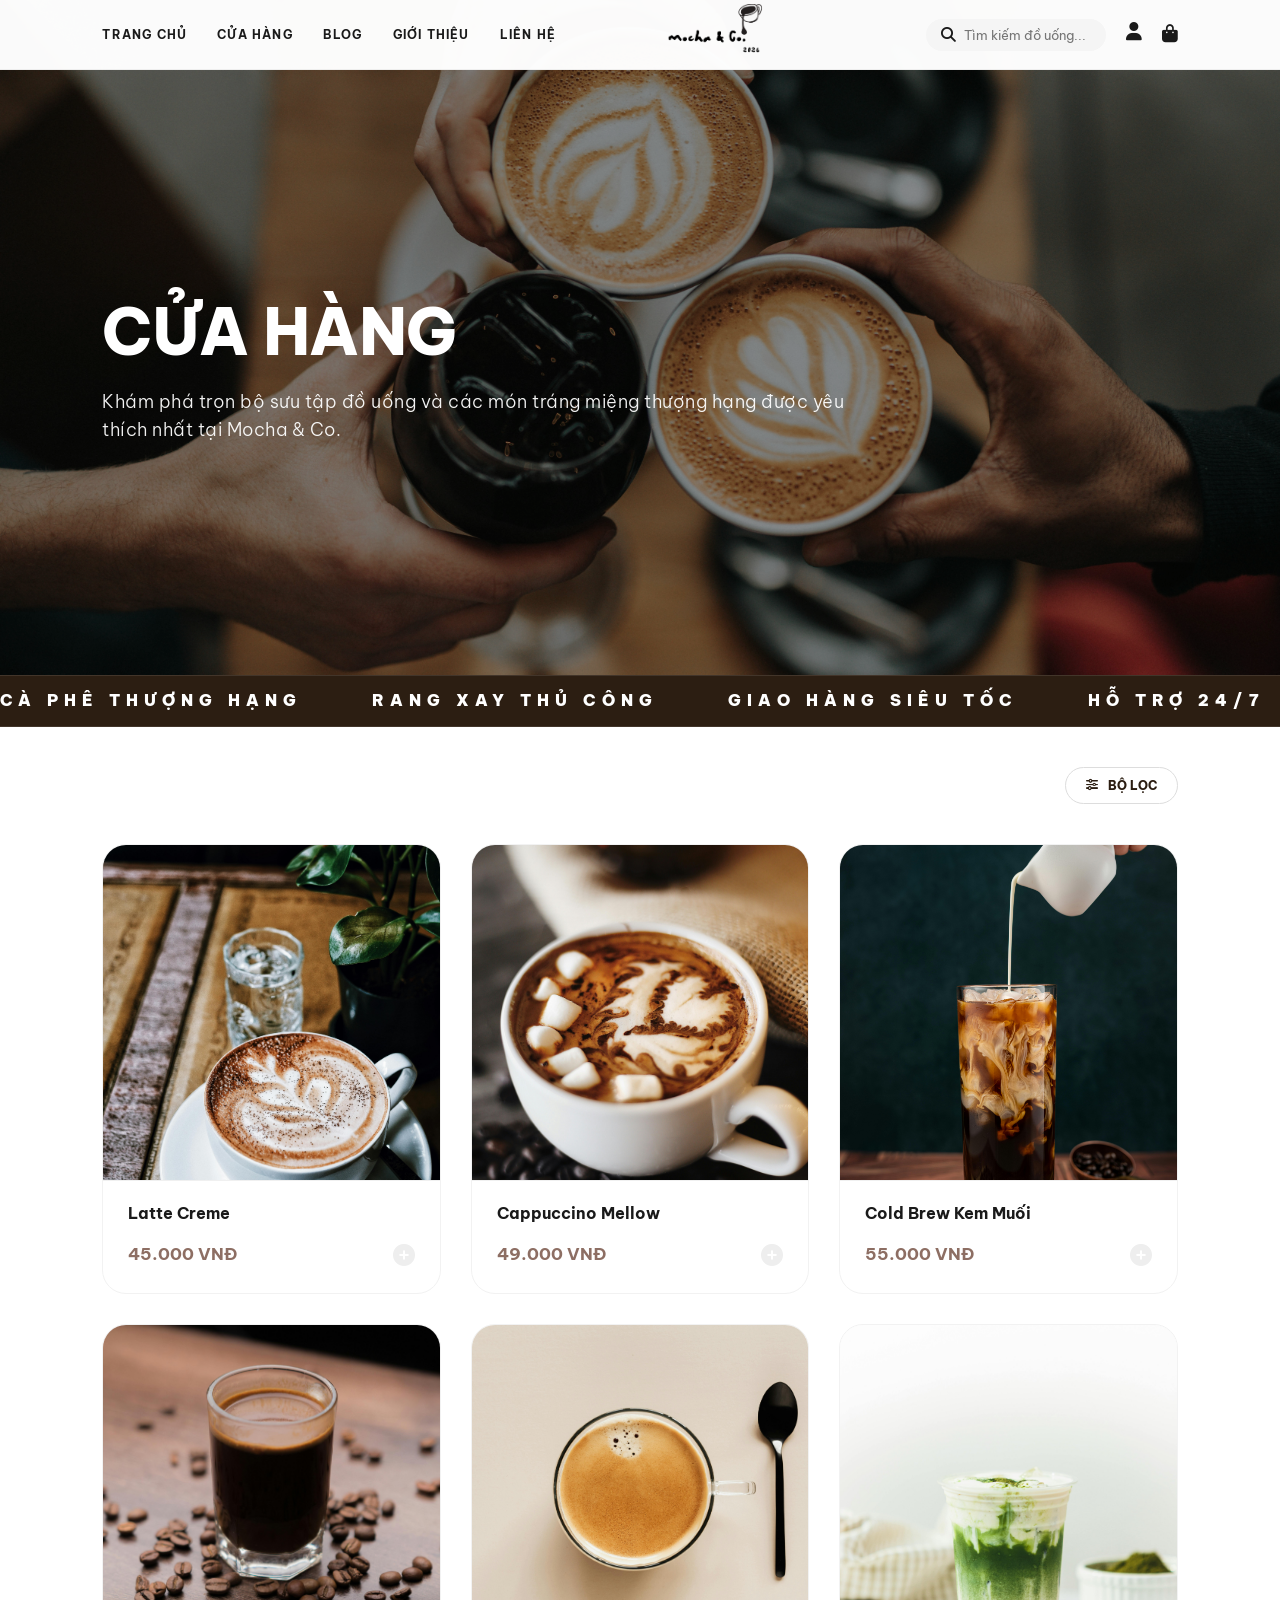
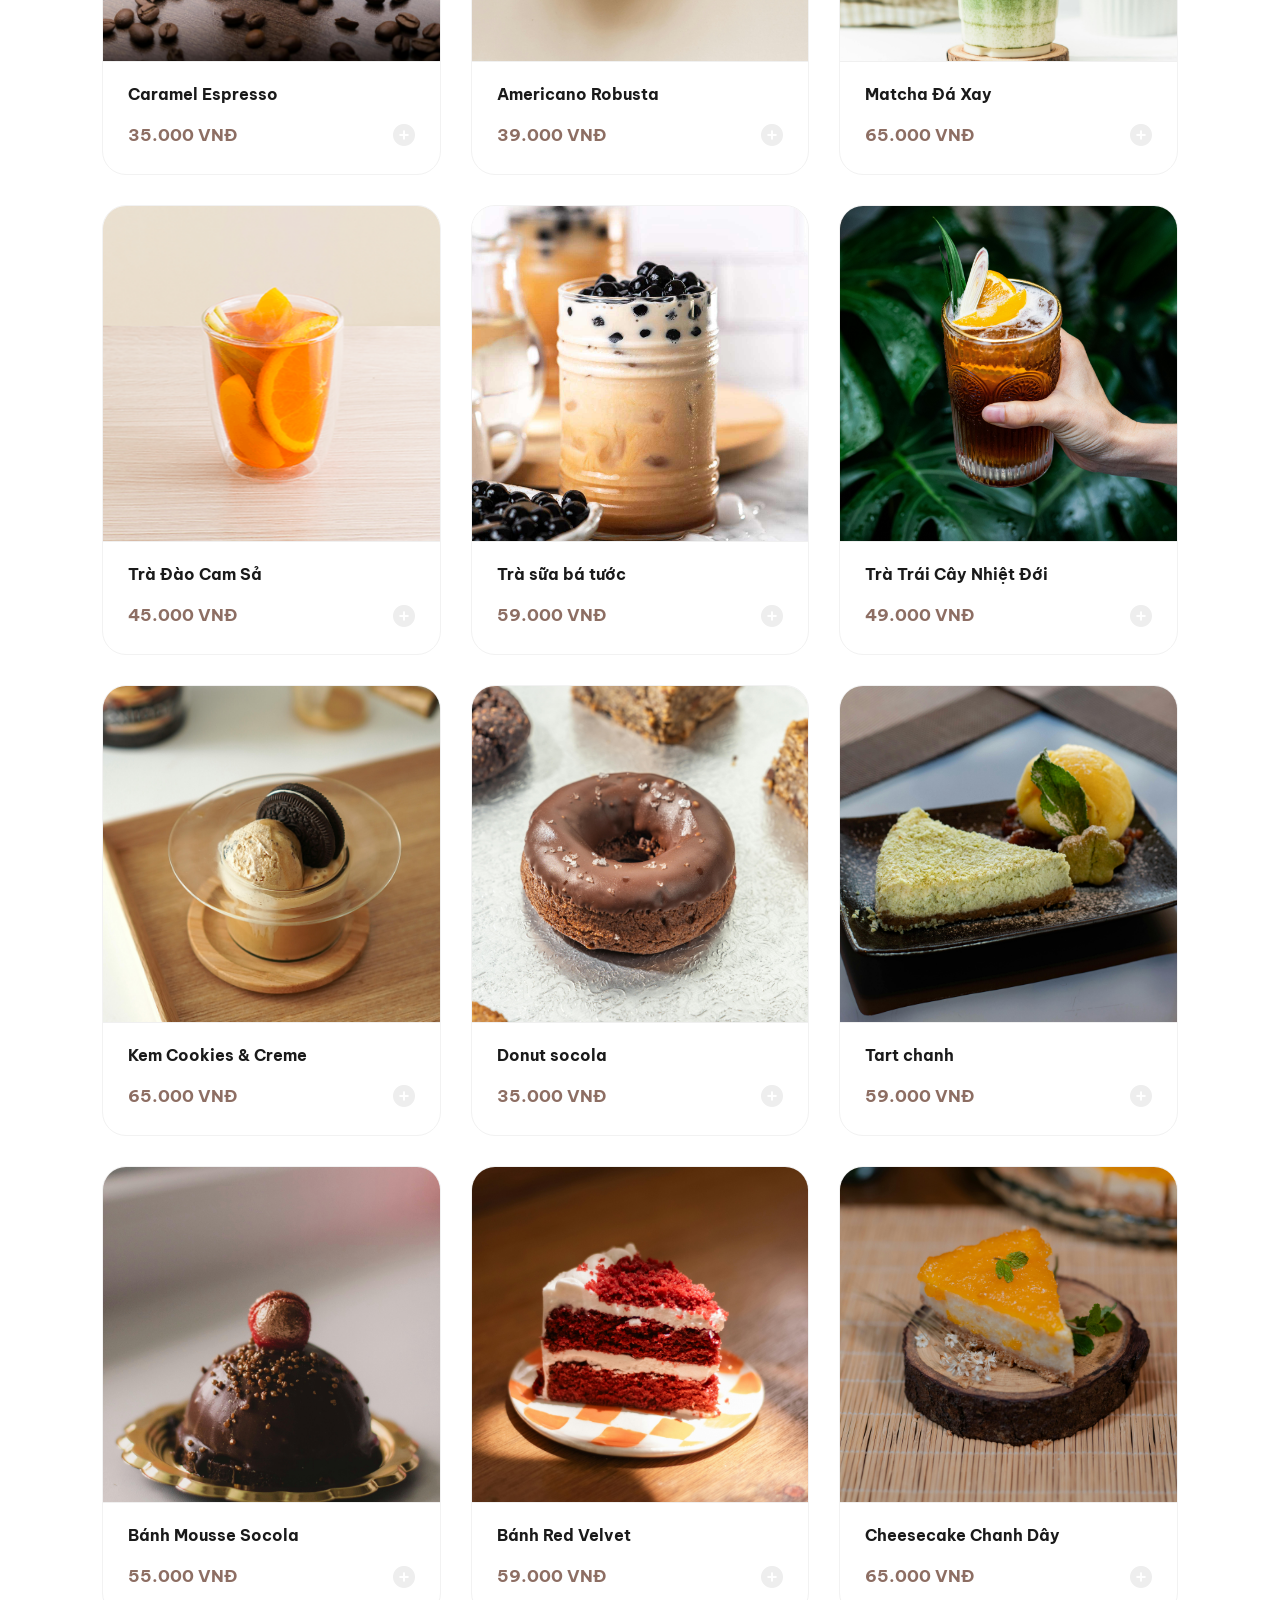
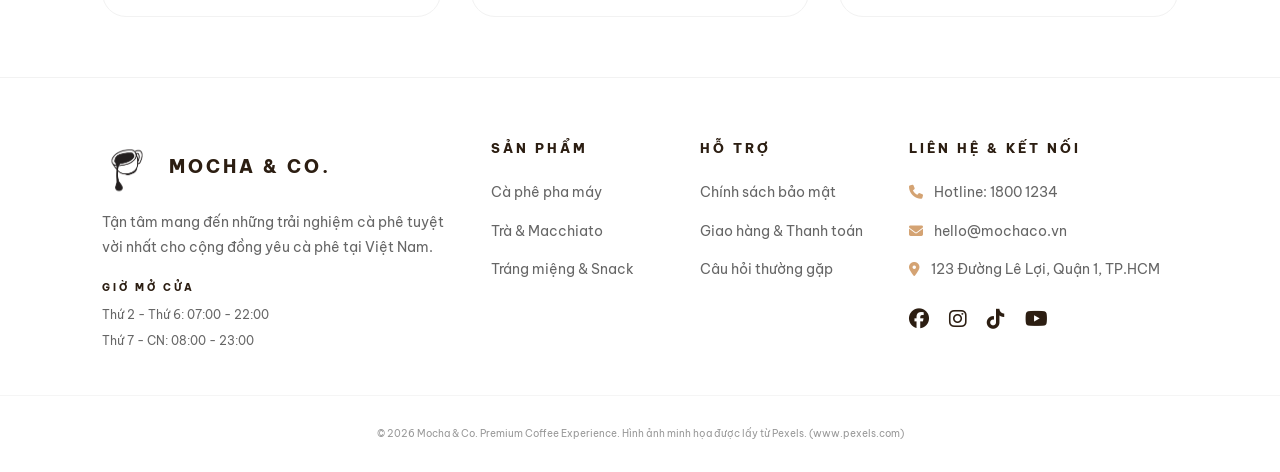
<file: src/shop.html>
<!DOCTYPE html>
<html lang="en">

<head>
    <meta charset="UTF-8">
    <meta name="viewport" content="width=device-width, initial-scale=1.0">
    <link rel="stylesheet" href="https://cdnjs.cloudflare.com/ajax/libs/font-awesome/6.5.1/css/all.min.css" />
    <link rel="stylesheet" href="../index.css">
    <title>Cửa Hàng | Mocha & Co.</title>
</head>

<body>
    <main>
        <!-- HEADER -->
        <header>
            <div class="header scrolled">
                <div class="header_left">
                    <ul class="list_header_left">
                        <li class="header_left-item"><a href="../index.html">Trang Chủ</a></li>
                        <li class="header_left-item"><a href="shop.html">Cửa Hàng</a></li>
                        <li class="header_left-item"><a href="blog.html">Blog</a></li>
                        <li class="header_left-item"><a href="about.html">Giới Thiệu</a></li>
                        <li class="header_left-item"><a href="contact.html">Liên Hệ</a></li>
                    </ul>
                </div>
                <div class="header_center">
                    <div class="logo">
                        <a href="../index.html"><img src="../assets/img/Logo.png" alt="Mocha & Co. Logo" class="header_logo_img"></a>
                    </div>
                </div>
                <div class="header_right">
                    <div class="header_right-input">
                        <i class="fa-solid fa-magnifying-glass"></i>
                        <input type="text" placeholder="Tìm kiếm đồ uống...">
                    </div>
                    <div class="header_right-icon">
                        <i class="fa-solid fa-user"></i>
                        <a href="cart.html"><i class="fa-solid fa-bag-shopping"></i></a>
                    </div>
                </div>
            </div>
        </header>

        <!-- SUBPAGE BANNER -->
        <section class="subpage_banner">
            <img src="../assets/img/nathan-dumlao-6VhPY27jdps-unsplash.jpg" alt="Shop Banner">
            <div class="banner_content">
                <h2>Cửa Hàng</h2>
                <p>Khám phá trọn bộ sưu tập đồ uống và các món tráng miệng thượng hạng được yêu thích nhất tại Mocha & Co.</p>
            </div>
        </section>

        <!-- MARQUEE -->
        <div class="marquee_container">
            <div class="marquee_content">
                <span>Cà phê thượng hạng</span>
                <span>Rang xay thủ công</span>
                <span>Giao hàng siêu tốc</span>
                <span>Hỗ trợ 24/7</span>
                <span>Est. 2026</span>
                <span>Hương thơm từ nông trại Việt</span>
            </div>
        </div>

        <!-- FILTER SECTION -->
        <section class="shop_filter_section">
            <div class="filter_wrapper">
                <button class="filter_icon_btn" id="filterToggleBtn">
                    <i class="fa-solid fa-sliders"></i>
                    Bộ lọc
                </button>
                <div class="filter_dropdown" id="filterDropdown">
                    <button class="filter_btn active" data-category="all">Tất cả</button>
                    <button class="filter_btn" data-category="coffee">Cà phê</button>
                    <button class="filter_btn" data-category="other">Đồ uống khác</button>
                    <button class="filter_btn" data-category="cake">Tráng miệng</button>
                </div>
            </div>
        </section>

        <!-- PRODUCT GRID -->
        <section class="product grid_container pt-40">
            <!-- Coffee -->
            <div class="product_item" data-category="coffee" data-description="Hương vị Espresso đậm đà hòa quyện cùng lớp sữa tươi mịn màng, tạo nên một tách cà phê hoàn hảo cho buổi sáng tỉnh táo.">
                <div class="product_detail">
                    <a href="product.html"><div class="img_product"><img src="../assets/img/pexels-mew-wy-1427872-2910874.jpg" alt="Latte" class="latte-img"></div></a>
                    <div class="name_product">Latte Creme</div>
                    <div class="price_product"><span>45.000 VNĐ</span> <i class="fa-solid fa-plus-circle"></i></div>
                </div>
            </div>
            <div class="product_item" data-category="coffee" data-description="Sự kết hợp tinh tế giữa Espresso, sữa nóng và lớp bọt sữa dày dặn, mang lại cảm giác êm ái và dư vị ngọt ngào.">
                <div class="product_detail">
                    <a href="product.html"><div class="img_product"><img src="../assets/img/pexels-fallon-michael-1928485-3551717.jpg" alt="Cappuccino" class="cappuccino-img"></div></a>
                    <div class="name_product">Cappuccino Mellow</div>
                    <div class="price_product"><span>49.000 VNĐ</span> <i class="fa-solid fa-plus-circle"></i></div>
                </div>
            </div>
            <div class="product_item" data-category="coffee" data-description="Cà phê được ủ lạnh trong 24 giờ, kết hợp với lớp kem muối mặn nhẹ, tạo nên hương vị độc đáo và sảng khoái.">
                <div class="product_detail">
                    <a href="product.html"><div class="img_product"><img src="../assets/img/pexels-skyler-ewing-266953-9281134.jpg" alt="Cold Brew" class="coldbrew-img"></div></a>
                    <div class="name_product">Cold Brew Kem Muối</div>
                    <div class="price_product"><span>55.000 VNĐ</span> <i class="fa-solid fa-plus-circle"></i></div>
                </div>
            </div>
            <div class="product_item" data-category="coffee" data-description="Espresso nguyên chất kết hợp với sốt caramel ngọt ngào, tạo nên hương vị mạnh mẽ nhưng không kém phần quyến rũ.">
                <div class="product_detail">
                    <a href="product.html"><div class="img_product"><img src="../assets/img/pexels-elkady-4862099.jpg" alt="Espresso" class="espresso-img"></div></a>
                    <div class="name_product">Caramel Espresso</div>
                    <div class="price_product"><span>35.000 VNĐ</span> <i class="fa-solid fa-plus-circle"></i></div>
                </div>
            </div>
            <div class="product_item" data-category="coffee" data-description="Cà phê Robusta đậm đặc pha loãng với nước nóng, giữ trọn hương vị truyền thống nhưng dễ uống hơn.">
                <div class="product_detail">
                    <a href="product.html"><div class="img_product"><img src="../assets/img/pexels-karola-g-4226806.jpg" alt="Americano"></div></a>
                    <div class="name_product">Americano Robusta</div>
                    <div class="price_product"><span>39.000 VNĐ</span> <i class="fa-solid fa-plus-circle"></i></div>
                </div>
            </div>

            <!-- Other Drinks -->
            <div class="product_item" data-category="other" data-description="Bột matcha Nhật Bản thượng hạng xay cùng sữa và đá, mang lại cảm giác mát lạnh và hương trà xanh thanh khiết.">
                <div class="product_detail">
                    <a href="product.html"><div class="img_product"><img src="../assets/img/pexels-foodphotography-18794176.jpg" alt="Matcha" class="matcha-img"></div></a>
                    <div class="name_product">Matcha Đá Xay</div>
                    <div class="price_product"><span>65.000 VNĐ</span> <i class="fa-solid fa-plus-circle"></i></div>
                </div>
            </div>
            <div class="product_item" data-category="other" data-description="Sự kết hợp giữa trà đào tươi mát, hương cam sảng khoái và vị sả thơm nồng, giải nhiệt tức thì.">
                <div class="product_detail">
                    <a href="product.html"><div class="img_product"><img src="../assets/img/tra_dao_cam_sa_-_nong_4ee44b6fab0e472e9a8ad603b6c136ca_5853a08826f94bffa8e4c14cf68b8548_grande (1).png" alt="Peach Tea"></div></a>
                    <div class="name_product">Trà Đào Cam Sả</div>
                    <div class="price_product"><span>45.000 VNĐ</span> <i class="fa-solid fa-plus-circle"></i></div>
                </div>
            </div>
            <div class="product_item" data-category="other" data-description="Trà đen Earl Grey hảo hạng pha cùng sữa tươi và trân châu dai giòn, mang lại trải nghiệm thú vị.">
                <div class="product_detail">
                    <a href="product.html"><div class="img_product"><img src="../assets/img/boba-milk-tea-recipe-featured-image.jpg" alt="Milk Tea" class="milktea-img"></div></a>
                    <div class="name_product">Trà sữa bá tước</div>
                    <div class="price_product"><span>59.000 VNĐ</span> <i class="fa-solid fa-plus-circle"></i></div>
                </div>
            </div>
            <div class="product_item" data-category="other" data-description="Hương vị trà tươi mát kết hợp cùng các loại trái cây nhiệt Đới mọng nước, giải nhiệt tuyệt vời.">
                <div class="product_detail">
                    <a href="product.html"><div class="img_product"><img src="../assets/img/pexels-kh-i-huy-n-tr-ng-471596296-15894951.jpg" alt="Trà Trái Cây Nhiệt Đới"></div></a>
                    <div class="name_product">Trà Trái Cây Nhiệt Đới</div>
                    <div class="price_product"><span>49.000 VNĐ</span> <i class="fa-solid fa-plus-circle"></i></div>
                </div>
            </div>

            <!-- Desserts (Tráng miệng) -->
            <div class="product_item" data-category="cake" data-description="Kem lạnh mịn màng với những vụn bánh quy giòn tan, ngọt ngào khó cưỡng.">
                <div class="product_detail">
                    <a href="product.html"><div class="img_product"><img src="../assets/img/pexels-sarah-li-102943917-9442600.jpg" alt="Kem Cookies & Creme"></div></a>
                    <div class="name_product">Kem Cookies & Creme</div>
                    <div class="price_product"><span>65.000 VNĐ</span> <i class="fa-solid fa-plus-circle"></i></div>
                </div>
            </div>
            <div class="product_item" data-category="cake" data-description="Bánh Donut nướng mềm mại, phủ một lớp socola Bỉ đậm đà và bắt mắt.">
                <div class="product_detail">
                    <a href="product.html"><div class="img_product"><img src="../assets/img/pexels-snappr-29850934.jpg" alt="Donut socola"></div></a>
                    <div class="name_product">Donut socola</div>
                    <div class="price_product"><span>35.000 VNĐ</span> <i class="fa-solid fa-plus-circle"></i></div>
                </div>
            </div>
            <div class="product_item" data-category="cake" data-description="Đế bánh Tart giòn tan, nhân kem chanh chua thanh mát lạnh, cân bằng vị giác hoàn hảo.">
                <div class="product_detail">
                    <a href="product.html"><div class="img_product"><img src="../assets/img/pexels-valeriya-1860203.jpg" alt="Tart chanh"></div></a>
                    <div class="name_product">Tart chanh</div>
                    <div class="price_product"><span>59.000 VNĐ</span> <i class="fa-solid fa-plus-circle"></i></div>
                </div>
            </div>
            <!-- Added 3 New Desserts -->
            <div class="product_item" data-category="cake" data-description="Lớp kem mousse socola Bỉ mịn màng tan chảy, kết hợp với đế bánh bông lan mềm mại.">
                <div class="product_detail">
                    <a href="product.html"><div class="img_product"><img src="../assets/img/chocolate mouse.jpg" alt="Bánh Mousse Socola"></div></a>
                    <div class="name_product">Bánh Mousse Socola</div>
                    <div class="price_product"><span>55.000 VNĐ</span> <i class="fa-solid fa-plus-circle"></i></div>
                </div>
            </div>
            <div class="product_item" data-category="cake" data-description="Chiếc bánh quyến rũ với sắc đỏ đặc trưng, lớp kem cheese béo ngậy và vị cacao nhẹ nhàng.">
                <div class="product_detail">
                    <a href="product.html"><div class="img_product"><img src="../assets/img/red velvet.jpg" alt="Red Velvet"></div></a>
                    <div class="name_product">Bánh Red Velvet</div>
                    <div class="price_product"><span>59.000 VNĐ</span> <i class="fa-solid fa-plus-circle"></i></div>
                </div>
            </div>
            <div class="product_item" data-category="cake" data-description="Vị chua thanh của chanh dây tươi hòa quyện cùng lớp phô mai nướng đậm đà, đế bánh quy giòn rụm.">
                <div class="product_detail">
                    <a href="product.html"><div class="img_product"><img src="../assets/img/cheesecake chanh dây.jpg" alt="Cheesecake Chanh Dây"></div></a>
                    <div class="name_product">Cheesecake Chanh Dây</div>
                    <div class="price_product"><span>65.000 VNĐ</span> <i class="fa-solid fa-plus-circle"></i></div>
                </div>
            </div>
        </section>

        <!-- Notification -->
        <div id="cartNotification" class="cart_notification">
            <i class="fa-solid fa-circle-check"></i>
            <span>Đã thêm vào giỏ hàng!</span>
        </div>

        <!-- FOOTER -->
        <footer id="footer">
            <div class="footer">
                <div class="list_footer">
                    <div class="footer_item">
                        <div class="footer_brand_wrapper">
                            <img src="../assets/img/Cup-logo.png" alt="Mocha & Co. Cup Logo" class="footer_logo">
                            <h2 class="footer_brand_name">MOCHA & CO.</h2>
                        </div>
                        <p>Tận tâm mang đến những trải nghiệm cà phê tuyệt vời nhất cho cộng đồng yêu cà phê tại Việt Nam.</p>
                        <div class="opening_hours">
                            <h2>GIỜ MỞ CỬA</h2>
                            <p>Thứ 2 - Thứ 6: 07:00 - 22:00</p>
                            <p>Thứ 7 - CN: 08:00 - 23:00</p>
                        </div>
                    </div>
                    <div class="footer_item">
                        <h2>Sản Phẩm</h2>
                        <li>Cà phê pha máy</li>
                        <li>Trà & Macchiato</li>
                        <li>Tráng miệng & Snack</li>
                    </div>
                    <div class="footer_item">
                        <h2>Hỗ Trợ</h2>
                        <li>Chính sách bảo mật</li>
                        <li>Giao hàng & Thanh toán</li>
                        <li>Câu hỏi thường gặp</li>
                    </div>
                    <div class="footer_item">
                        <h2>Liên Hệ & Kết Nối</h2>
                        <li class="contact-info"><i class="fa-solid fa-phone"></i> Hotline: 1800 1234</li>
                        <li class="contact-info"><i class="fa-solid fa-envelope"></i> hello@mochaco.vn</li>
                        <li class="contact-info"><i class="fa-solid fa-location-dot"></i> 123 Đường Lê Lợi, Quận 1, TP.HCM</li>
                        
                        <div class="social_icons footer_social_wrapper">
                            <i class="fa-brands fa-facebook"></i>
                            <i class="fa-brands fa-instagram"></i>
                            <i class="fa-brands fa-tiktok"></i>
                            <i class="fa-brands fa-youtube"></i>
                        </div>
                    </div>
                </div>
            </div>
            <div class="footer_copyright">
                <p>&copy; 2026 Mocha & Co. Premium Coffee Experience. Hình ảnh minh họa được lấy từ Pexels. (www.pexels.com)</p>
            </div>
        </footer>
    </main>
    <script src="../scripts/script.js"></script>
</body>
</html>
</file>
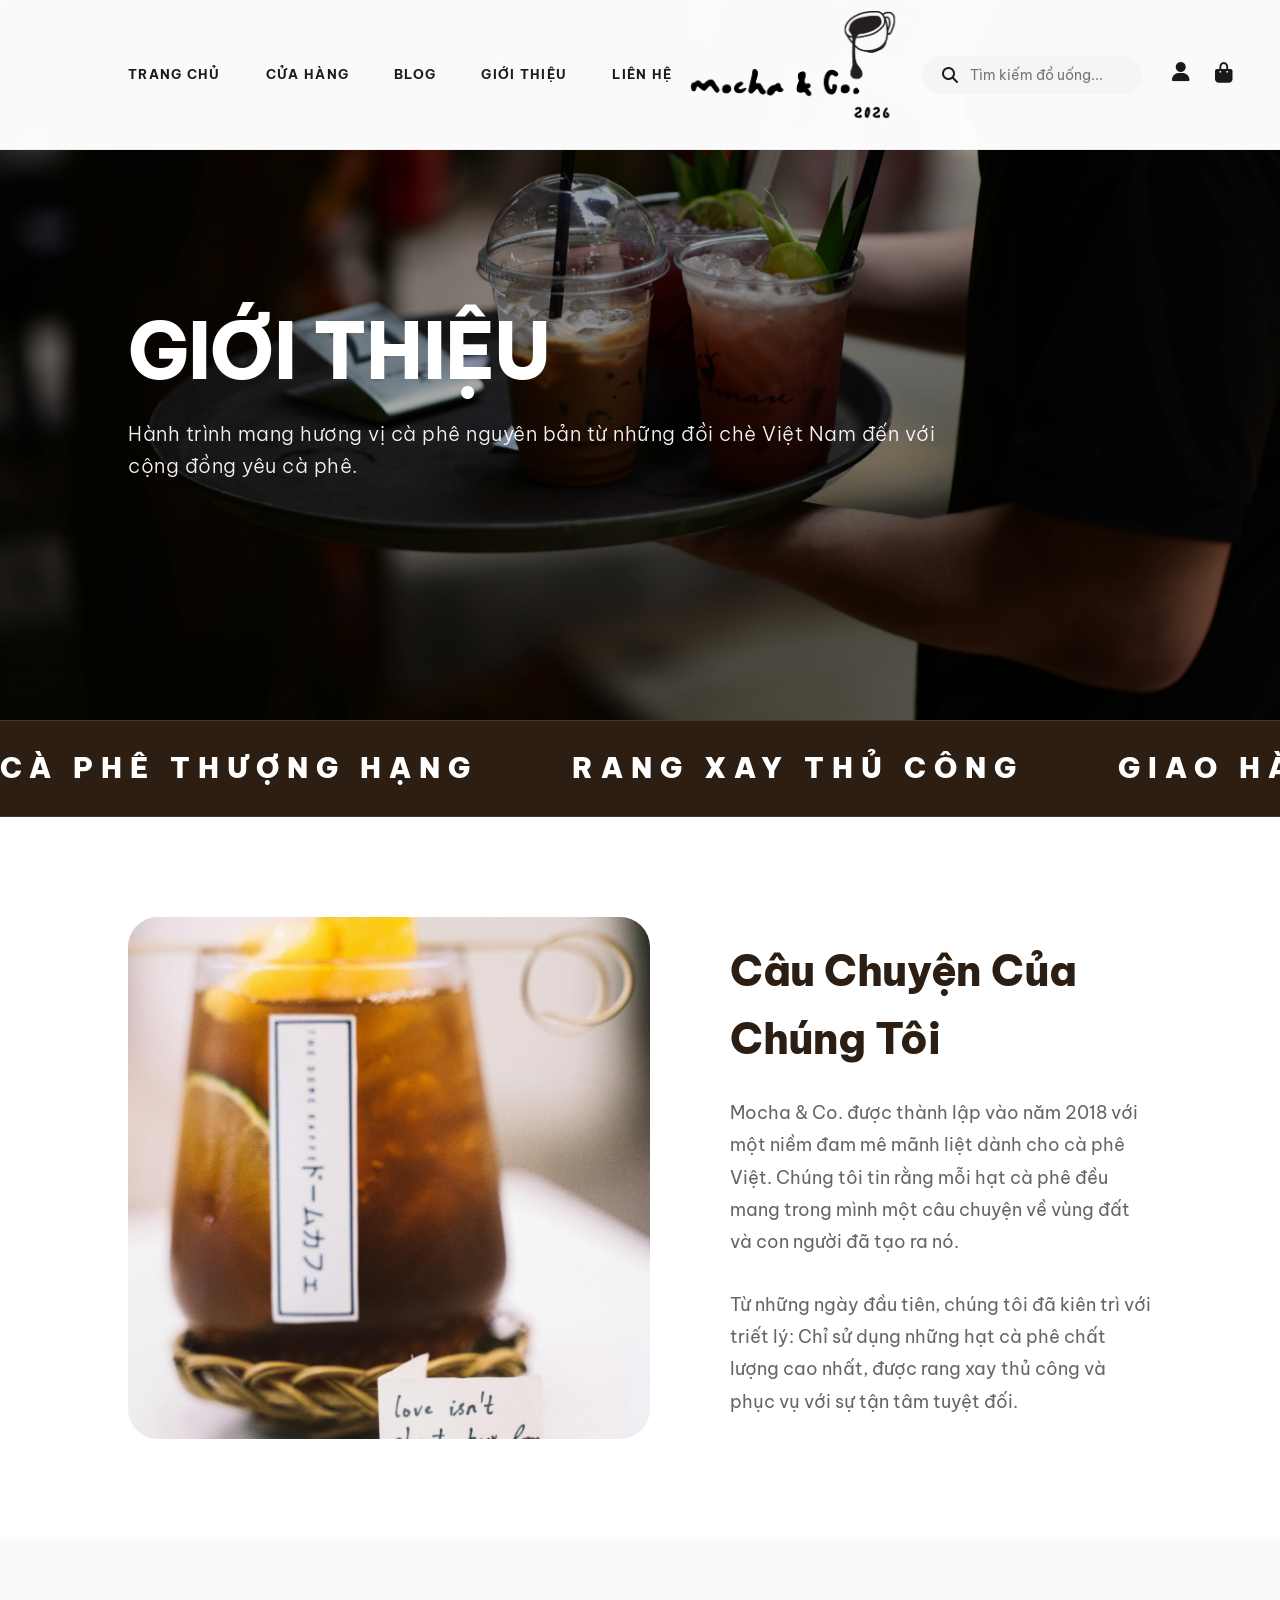
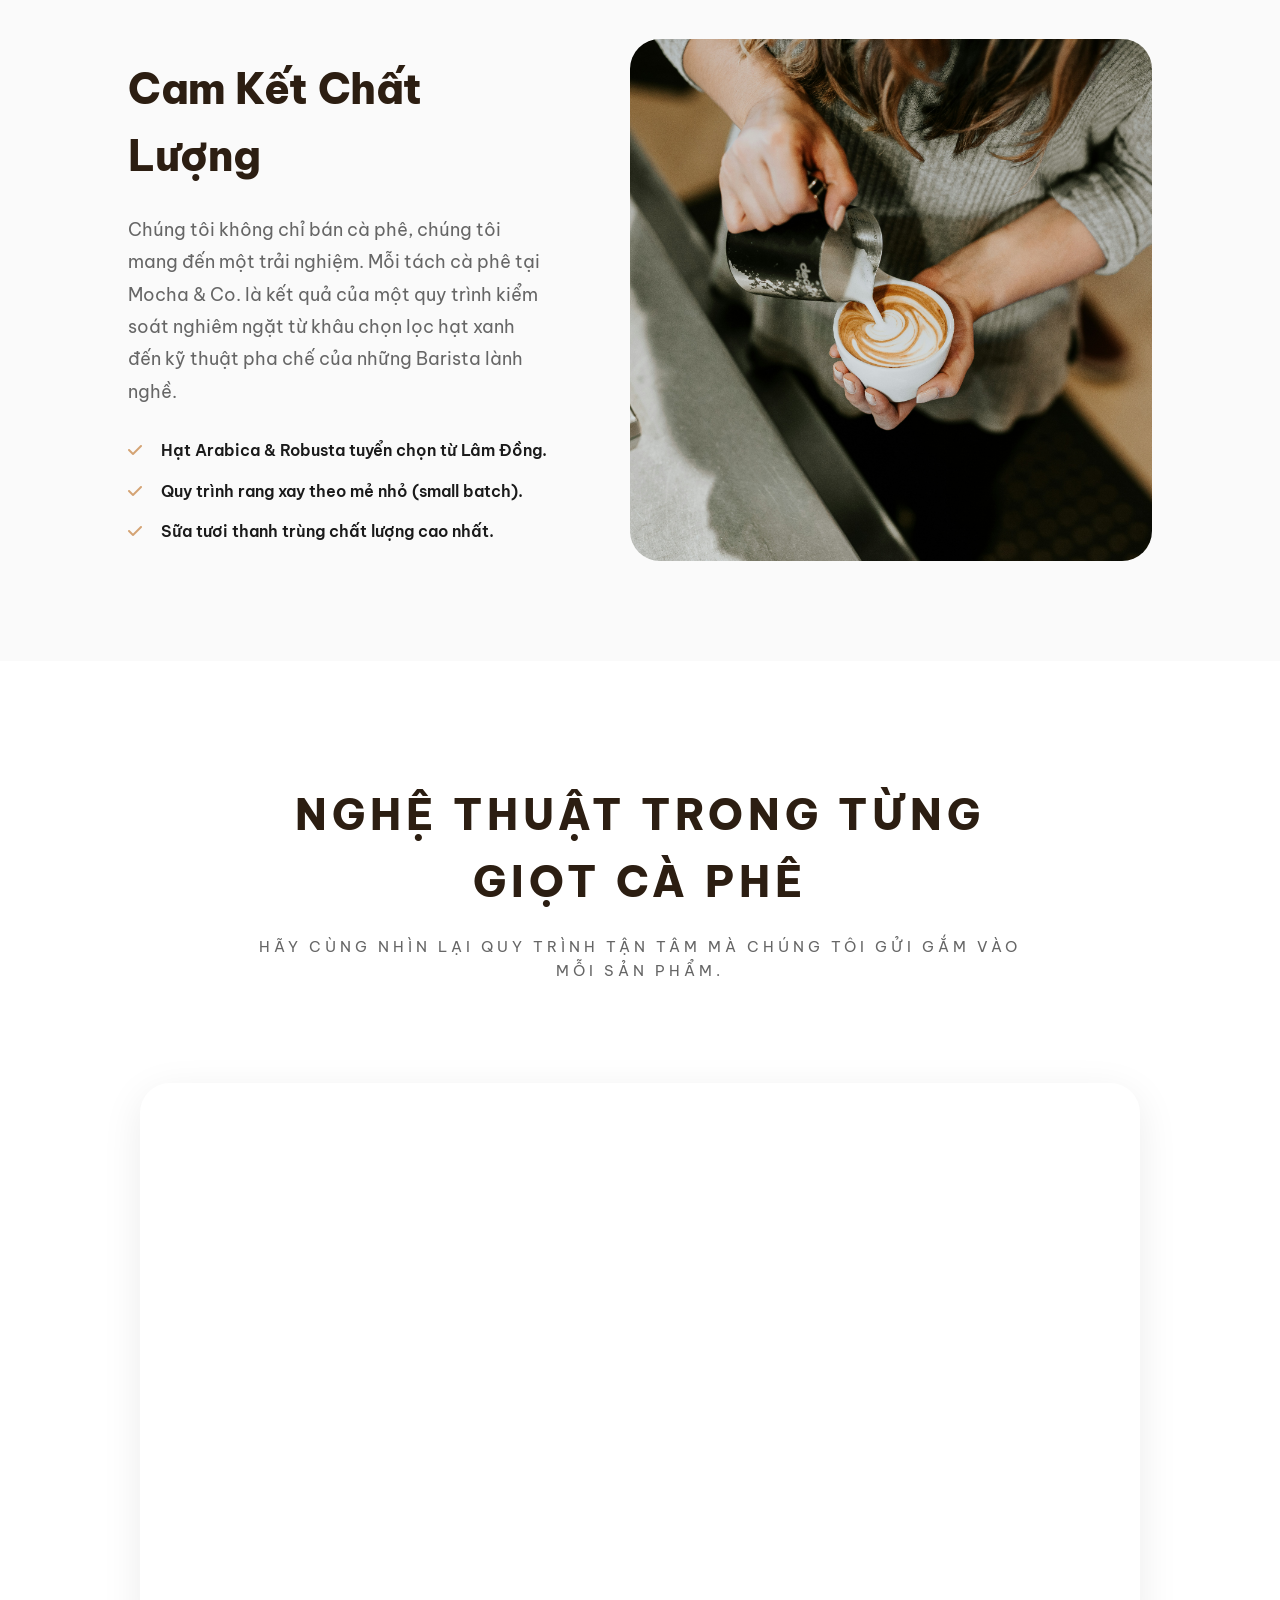
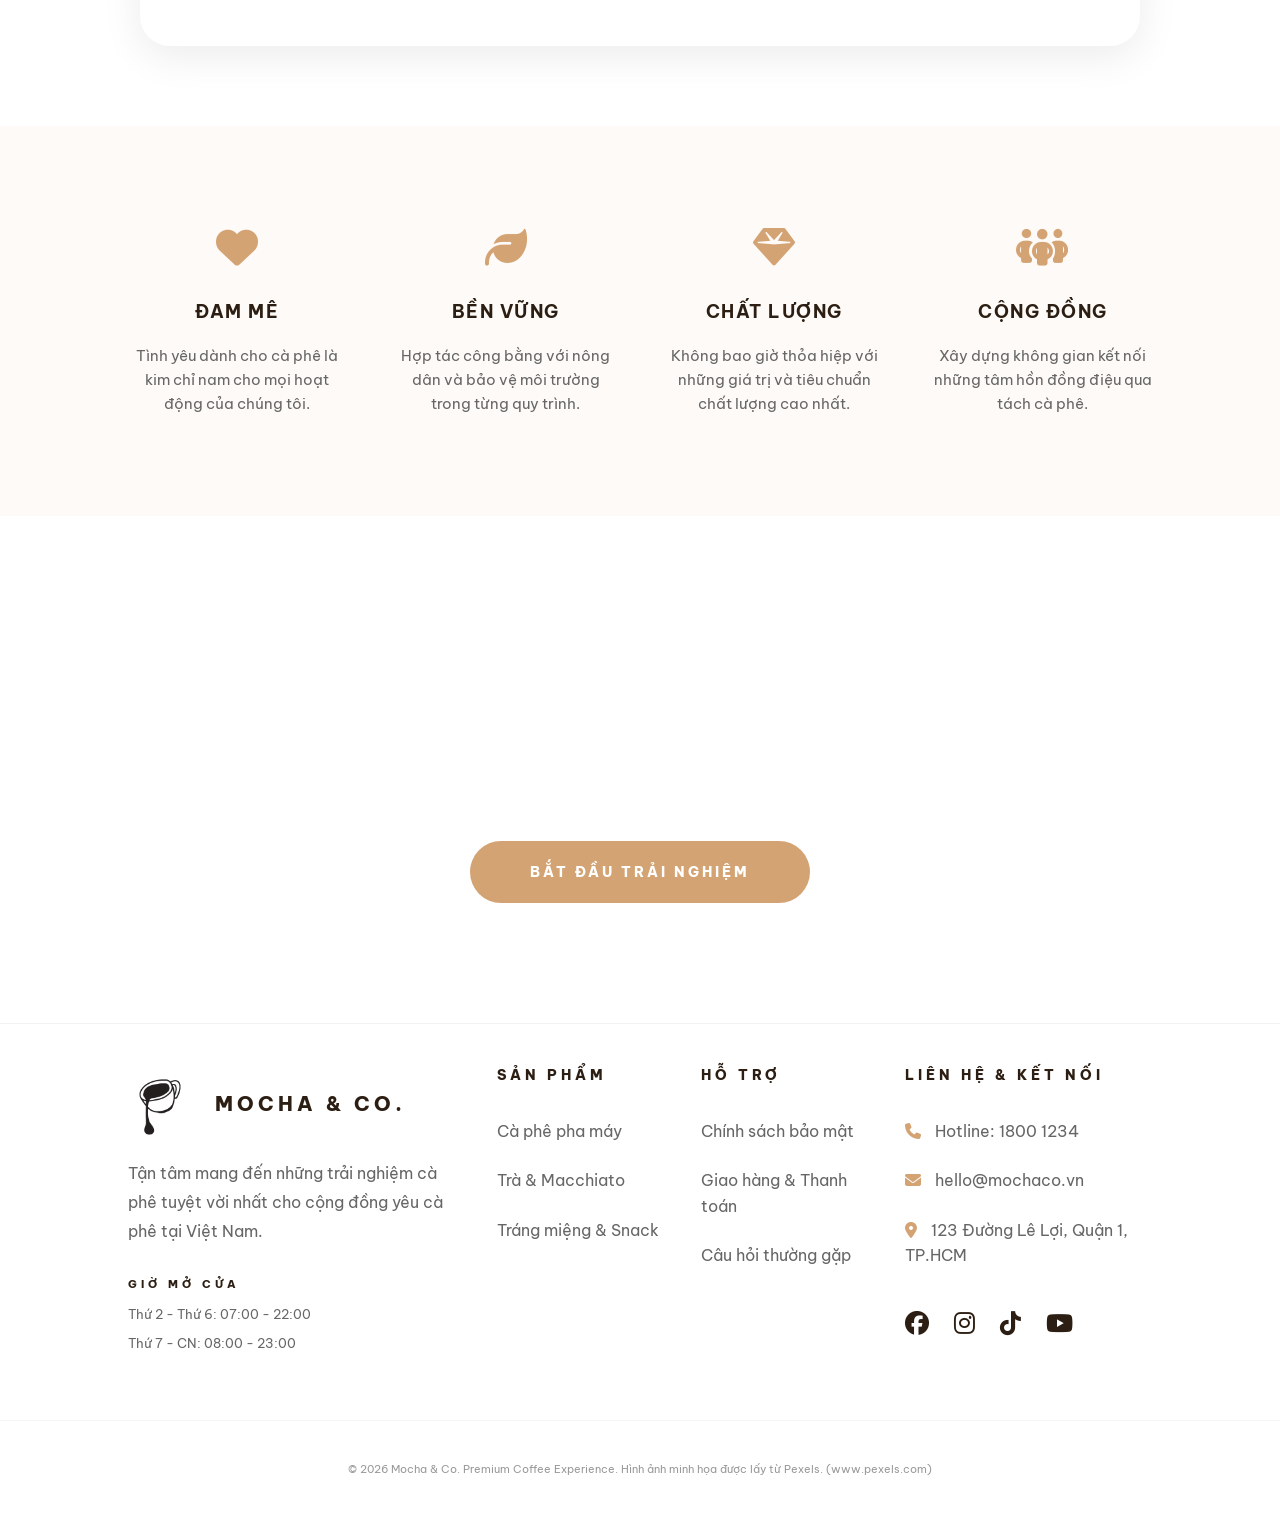
<file: publish/src/about.html>
<!DOCTYPE html>
<html lang="en">

<head>
    <meta charset="UTF-8">
    <meta name="viewport" content="width=device-width, initial-scale=1.0">
    <link rel="stylesheet" href="https://cdnjs.cloudflare.com/ajax/libs/font-awesome/6.5.1/css/all.min.css" />
    <link rel="stylesheet" href="../index.css">
    <title>Giới Thiệu | Mocha & Co.</title>
</head>

<body>
    <main>
        <header>
            <div class="header scrolled">
                <div class="header_left">
                    <ul class="list_header_left">
                        <li class="header_left-item"><a href="../index.html">Trang Chủ</a></li>
                        <li class="header_left-item"><a href="shop.html">Cửa Hàng</a></li>
                        <li class="header_left-item"><a href="blog.html">Blog</a></li>
                        <li class="header_left-item"><a href="about.html">Giới Thiệu</a></li>
                        <li class="header_left-item"><a href="contact.html">Liên Hệ</a></li>
                    </ul>
                </div>
                <div class="header_center">
                    <div class="logo">
                        <a href="../index.html"><img src="../assets/img/Logo.png" alt="Mocha & Co. Logo" class="header_logo_img"></a>
                    </div>
                </div>
                <div class="header_right">
                    <div class="header_right-input">
                        <i class="fa-solid fa-magnifying-glass"></i>
                        <input type="text" placeholder="Tìm kiếm đồ uống...">
                    </div>
                    <div class="header_right-icon">
                        <i class="fa-solid fa-user"></i>
                        <a href="cart.html"><i class="fa-solid fa-bag-shopping"></i></a>
                    </div>
                </div>
            </div>
        </header>

        <section class="subpage_banner">
            <img src="../assets/img/pexels-soc-nang-d-ng-2150345854-36146384.jpg" alt="About Banner">
            <div class="banner_content">
                <h2>Giới Thiệu</h2>
                <p>Hành trình mang hương vị cà phê nguyên bản từ những đồi chè Việt Nam đến với cộng đồng yêu cà phê.</p>
            </div>
        </section>

        <div class="marquee_container">
            <div class="marquee_content">
                <span>Cà phê thượng hạng</span>
                <span>Rang xay thủ công</span>
                <span>Giao hàng siêu tốc</span>
                <span>Hỗ trợ 24/7</span>
                <span>Est. 2026</span>
                <span>Hương thơm từ nông trại Việt</span>
            </div>
        </div>

        <section class="split_section">
            <div class="split_image">
                <img src="../assets/img/pexels-anntarazevich-5598280.jpg" alt="Our Story">
            </div>
            <div class="split_text">
                <h3>Câu Chuyện Của Chúng Tôi</h3>
                <p style="font-size: 18px; color: var(--text-muted); line-height: 1.8; margin-bottom: 30px;">
                    Mocha & Co. được thành lập vào năm 2018 với một niềm đam mê mãnh liệt dành cho cà phê Việt. Chúng tôi tin rằng mỗi hạt cà phê đều mang trong mình một câu chuyện về vùng đất và con người đã tạo ra nó.
                </p>
                <p style="font-size: 18px; color: var(--text-muted); line-height: 1.8;">
                    Từ những ngày đầu tiên, chúng tôi đã kiên trì với triết lý: Chỉ sử dụng những hạt cà phê chất lượng cao nhất, được rang xay thủ công và phục vụ với sự tận tâm tuyệt đối.
                </p>
            </div>
        </section>

        <section class="split_section" style="background: #fafafa; flex-direction: row-reverse;">
            <div class="split_image">
                <img src="../assets/img/brooke-cagle-X4RJG4aNi8o-unsplash.jpg" alt="Our Commitment">
            </div>
            <div class="split_text">
                <h3>Cam Kết Chất Lượng</h3>
                <p style="font-size: 18px; color: var(--text-muted); line-height: 1.8; margin-bottom: 30px;">
                    Chúng tôi không chỉ bán cà phê, chúng tôi mang đến một trải nghiệm. Mỗi tách cà phê tại Mocha & Co. là kết quả của một quy trình kiểm soát nghiêm ngặt từ khâu chọn lọc hạt xanh đến kỹ thuật pha chế của những Barista lành nghề.
                </p>
                <ul style="list-style: none; font-size: 16px; color: var(--text-main); font-weight: 600;">
                    <li style="margin-bottom: 15px;"><i class="fa-solid fa-check" style="color: var(--accent-color); margin-right: 15px;"></i> Hạt Arabica & Robusta tuyển chọn từ Lâm Đồng.</li>
                    <li style="margin-bottom: 15px;"><i class="fa-solid fa-check" style="color: var(--accent-color); margin-right: 15px;"></i> Quy trình rang xay theo mẻ nhỏ (small batch).</li>
                    <li><i class="fa-solid fa-check" style="color: var(--accent-color); margin-right: 15px;"></i> Sữa tươi thanh trùng chất lượng cao nhất.</li>
                </ul>
            </div>
        </section>

        <section class="video_section">
            <div class="text_header">
                <h2>Nghệ Thuật Trong Từng Giọt Cà Phê</h2>
                <p>Hãy cùng nhìn lại quy trình tận tâm mà chúng tôi gửi gắm vào mỗi sản phẩm.</p>
            </div>
            <div class="video_container">
                <iframe src="https://www.youtube.com/embed/ShLIhMsJKyI" allow="accelerometer; autoplay; clipboard-write; encrypted-media; gyroscope; picture-in-picture" allowfullscreen></iframe>
            </div>
        </section>

        <section class="features" style="background: #fdfaf7; padding-top: 100px; padding-bottom: 100px;">
            <div class="feature_item">
                <i class="fa-solid fa-heart"></i>
                <h3>Đam Mê</h3>
                <p>Tình yêu dành cho cà phê là kim chỉ nam cho mọi hoạt động của chúng tôi.</p>
            </div>
            <div class="feature_item">
                <i class="fa-solid fa-leaf"></i>
                <h3>Bền Vững</h3>
                <p>Hợp tác công bằng với nông dân và bảo vệ môi trường trong từng quy trình.</p>
            </div>
            <div class="feature_item">
                <i class="fa-solid fa-gem"></i>
                <h3>Chất Lượng</h3>
                <p>Không bao giờ thỏa hiệp với những giá trị và tiêu chuẩn chất lượng cao nhất.</p>
            </div>
            <div class="feature_item">
                <i class="fa-solid fa-people-group"></i>
                <h3>Cộng Đồng</h3>
                <p>Xây dựng không gian kết nối những tâm hồn đồng điệu qua tách cà phê.</p>
            </div>
        </section>

        <section class="about_cta">
            <h2>Gia Nhập Hành Trình Cùng Chúng Tôi</h2>
            <p>Khám phá trọn vẹn hương vị cà phê thượng hạng và nhận những ưu đãi đặc biệt dành riêng cho thành viên.</p>
            <a href="shop.html" class="btn-shop">BẮT ĐẦU TRẢI NGHIỆM</a>
        </section>

        <footer id="footer">
            <div class="footer">
                <div class="list_footer">
                    <div class="footer_item">
                        <div class="footer_brand_wrapper">
                            <img src="../assets/img/Cup-logo.png" alt="Mocha & Co. Cup Logo" class="footer_logo">
                            <h2 class="footer_brand_name">MOCHA & CO.</h2>
                        </div>
                        <p>Tận tâm mang đến những trải nghiệm cà phê tuyệt vời nhất cho cộng đồng yêu cà phê tại Việt Nam.</p>
                        <div class="opening_hours">
                            <h2>GIỜ MỞ CỬA</h2>
                            <p>Thứ 2 - Thứ 6: 07:00 - 22:00</p>
                            <p>Thứ 7 - CN: 08:00 - 23:00</p>
                        </div>
                    </div>
                    <div class="footer_item">
                        <h2>Sản Phẩm</h2>
                        <li>Cà phê pha máy</li>
                        <li>Trà & Macchiato</li>
                        <li>Tráng miệng & Snack</li>
                    </div>
                    <div class="footer_item">
                        <h2>Hỗ Trợ</h2>
                        <li>Chính sách bảo mật</li>
                        <li>Giao hàng & Thanh toán</li>
                        <li>Câu hỏi thường gặp</li>
                    </div>
                    <div class="footer_item">
                        <h2>Liên Hệ & Kết Nối</h2>
                        <li class="contact-info"><i class="fa-solid fa-phone"></i> Hotline: 1800 1234</li>
                        <li class="contact-info"><i class="fa-solid fa-envelope"></i> hello@mochaco.vn</li>
                        <li class="contact-info"><i class="fa-solid fa-location-dot"></i> 123 Đường Lê Lợi, Quận 1, TP.HCM</li>
                        
                        <div class="social_icons footer_social_wrapper">
                            <i class="fa-brands fa-facebook"></i>
                            <i class="fa-brands fa-instagram"></i>
                            <i class="fa-brands fa-tiktok"></i>
                            <i class="fa-brands fa-youtube"></i>
                        </div>
                    </div>
                </div>
            </div>
            <div class="footer_copyright">
                <p>&copy; 2026 Mocha & Co. Premium Coffee Experience. Hình ảnh minh họa được lấy từ Pexels. (www.pexels.com)</p>
            </div>
        </footer>
    </main>
    <script src="../scripts/script.js"></script>
</body>

</html>
</file>
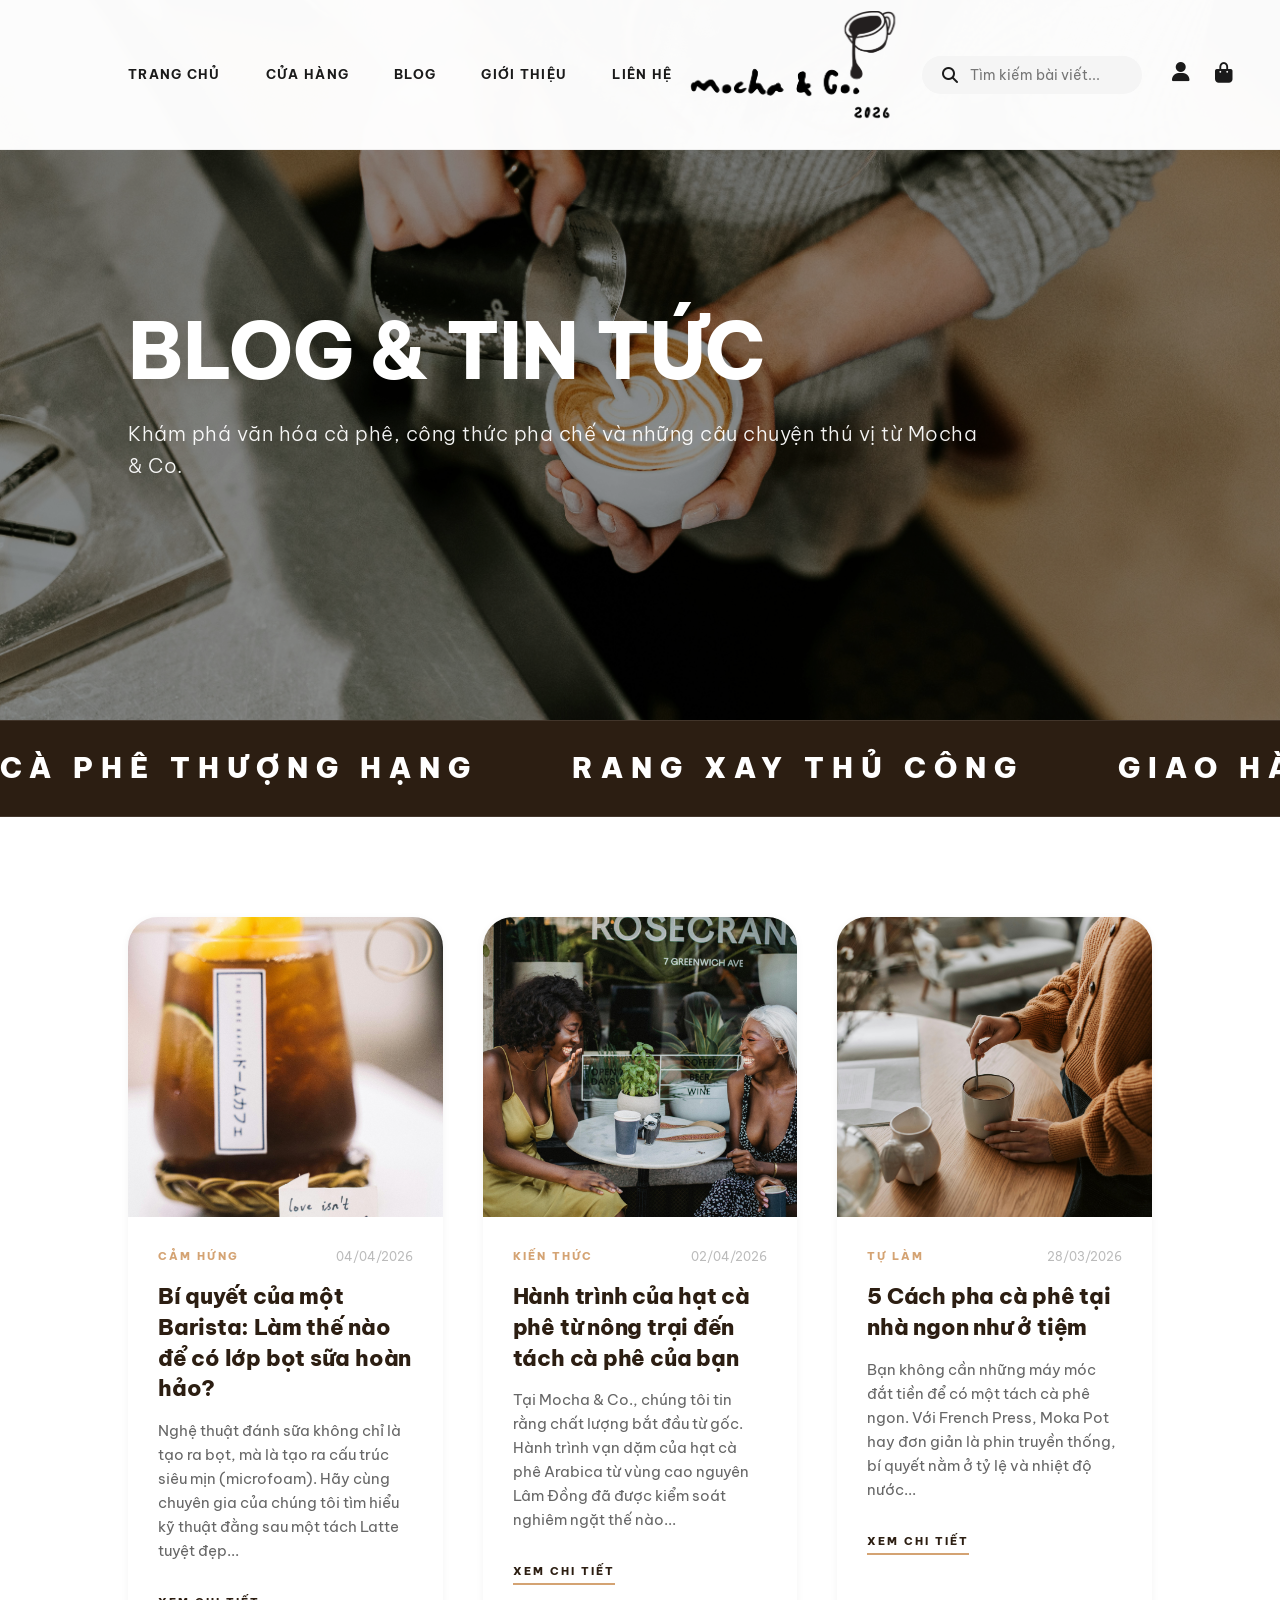
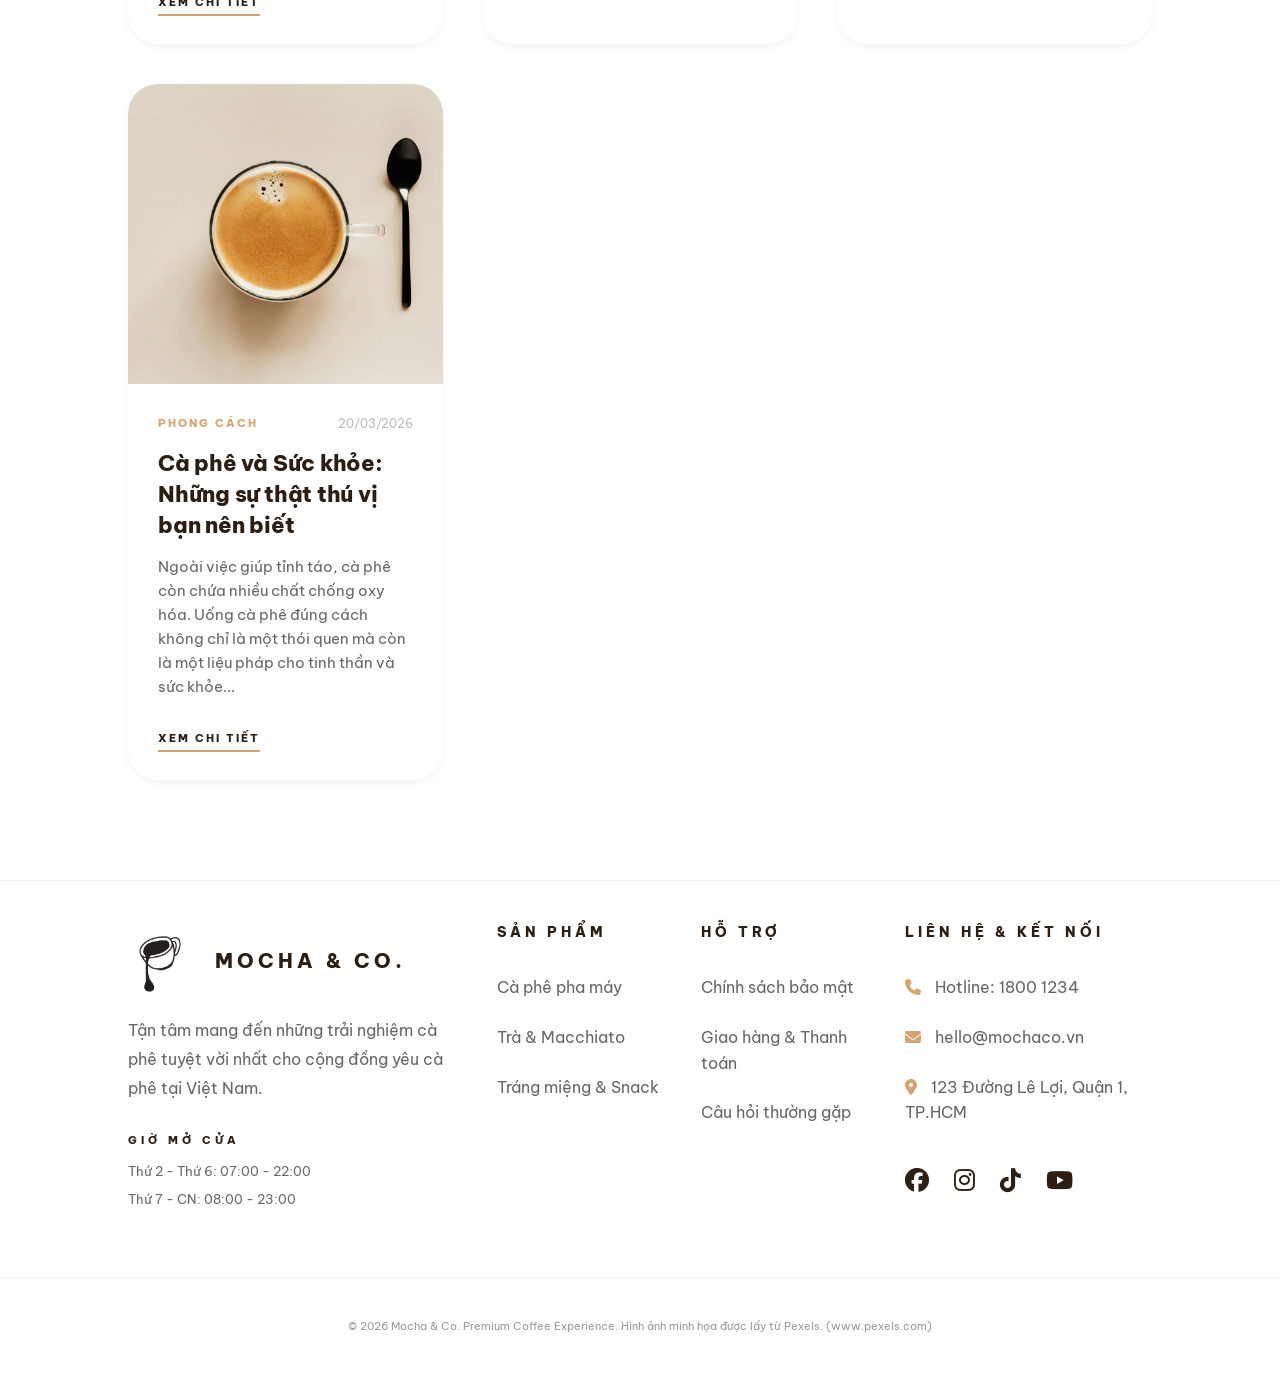
<file: publish/src/blog.html>
<!DOCTYPE html>
<html lang="en">

<head>
    <meta charset="UTF-8">
    <meta name="viewport" content="width=device-width, initial-scale=1.0">
    <link rel="stylesheet" href="https://cdnjs.cloudflare.com/ajax/libs/font-awesome/6.5.1/css/all.min.css" />
    <link rel="stylesheet" href="../index.css">
    <title>Blog | Mocha & Co.</title>
</head>

<body>
    <main>
        <header>
            <div class="header scrolled">
                <div class="header_left">
                    <ul class="list_header_left">
                        <li class="header_left-item"><a href="../index.html">Trang Chủ</a></li>
                        <li class="header_left-item"><a href="shop.html">Cửa Hàng</a></li>
                        <li class="header_left-item"><a href="blog.html">Blog</a></li>
                        <li class="header_left-item"><a href="about.html">Giới Thiệu</a></li>
                        <li class="header_left-item"><a href="contact.html">Liên Hệ</a></li>
                    </ul>
                </div>
                <div class="header_center">
                    <div class="logo">
                        <a href="../index.html"><img src="../assets/img/Logo.png" alt="Mocha & Co. Logo" class="header_logo_img"></a>
                    </div>
                </div>
                <div class="header_right">
                    <div class="header_right-input">
                        <i class="fa-solid fa-magnifying-glass"></i>
                        <input type="text" placeholder="Tìm kiếm bài viết...">
                    </div>
                    <div class="header_right-icon">
                        <i class="fa-solid fa-user"></i>
                        <a href="cart.html"><i class="fa-solid fa-bag-shopping"></i></a>
                    </div>
                </div>
            </div>
        </header>

        <section class="subpage_banner">
            <img src="../assets/img/brooke-cagle-X4RJG4aNi8o-unsplash.jpg" alt="Blog Banner">
            <div class="banner_content">
                <h2>Blog & Tin Tức</h2>
                <p>Khám phá văn hóa cà phê, công thức pha chế và những câu chuyện thú vị từ Mocha & Co.</p>
            </div>
        </section>

        <div class="marquee_container">
            <div class="marquee_content">
                <span>Cà phê thượng hạng</span>
                <span>Rang xay thủ công</span>
                <span>Giao hàng siêu tốc</span>
                <span>Hỗ trợ 24/7</span>
                <span>Est. 2026</span>
                <span>Hương thơm từ nông trại Việt</span>
            </div>
        </div>

        <div class="grid_container">
            <div class="blog_item" style="border-radius: var(--border-radius-lg); overflow: hidden; background: white; box-shadow: var(--shadow-sm); transition: var(--transition);">
                <div style="height: 300px; overflow: hidden;"><img src="../assets/img/pexels-anntarazevich-5598280.jpg" alt="Barista Secret" style="width: 100%; height: 100%; object-fit: cover; transition: 0.6s;"></div>
                <div style="padding: 30px;">
                    <div style="display: flex; justify-content: space-between; align-items: center; margin-bottom: 15px;">
                        <span style="color: var(--accent-color); font-weight: 800; font-size: 11px; text-transform: uppercase; letter-spacing: 2px;">Cảm Hứng</span>
                        <span style="color: #bbb; font-size: 12px;">04/04/2026</span>
                    </div>
                    <h3 style="font-size: 22px; margin-bottom: 15px; line-height: 1.4; color: var(--primary-color);">Bí quyết của một Barista: Làm thế nào để có lớp bọt sữa hoàn hảo?</h3>
                    <p style="color: var(--text-muted); margin-bottom: 25px; line-height: 1.6; font-size: 15px;">Nghệ thuật đánh sữa không chỉ là tạo ra bọt, mà là tạo ra cấu trúc siêu mịn (microfoam). Hãy cùng chuyên gia của chúng tôi tìm hiểu kỹ thuật đằng sau một tách Latte tuyệt đẹp...</p>
                    <a href="#" style="font-weight: 800; color: var(--primary-color); text-decoration: none; text-transform: uppercase; font-size: 11px; letter-spacing: 2px; border-bottom: 2px solid var(--accent-color); padding-bottom: 5px;">Xem chi tiết</a>
                </div>
            </div>
            <div class="blog_item" style="border-radius: var(--border-radius-lg); overflow: hidden; background: white; box-shadow: var(--shadow-sm); transition: var(--transition);">
                <div style="height: 300px; overflow: hidden;"><img src="../assets/img/pexels-ketut-subiyanto-5047032.jpg" alt="Coffee Origins" style="width: 100%; height: 100%; object-fit: cover; transition: 0.6s;"></div>
                <div style="padding: 30px;">
                    <div style="display: flex; justify-content: space-between; align-items: center; margin-bottom: 15px;">
                        <span style="color: var(--accent-color); font-weight: 800; font-size: 11px; text-transform: uppercase; letter-spacing: 2px;">Kiến Thức</span>
                        <span style="color: #bbb; font-size: 12px;">02/04/2026</span>
                    </div>
                    <h3 style="font-size: 22px; margin-bottom: 15px; line-height: 1.4; color: var(--primary-color);">Hành trình của hạt cà phê từ nông trại đến tách cà phê của bạn</h3>
                    <p style="color: var(--text-muted); margin-bottom: 25px; line-height: 1.6; font-size: 15px;">Tại Mocha & Co., chúng tôi tin rằng chất lượng bắt đầu từ gốc. Hành trình vạn dặm của hạt cà phê Arabica từ vùng cao nguyên Lâm Đồng đã được kiểm soát nghiêm ngặt thế nào...</p>
                    <a href="#" style="font-weight: 800; color: var(--primary-color); text-decoration: none; text-transform: uppercase; font-size: 11px; letter-spacing: 2px; border-bottom: 2px solid var(--accent-color); padding-bottom: 5px;">Xem chi tiết</a>
                </div>
            </div>
            <div class="blog_item" style="border-radius: var(--border-radius-lg); overflow: hidden; background: white; box-shadow: var(--shadow-sm); transition: var(--transition);">
                <div style="height: 300px; overflow: hidden;"><img src="../assets/img/pexels-vlada-karpovich-6802983.jpg" alt="Home Brewing" style="width: 100%; height: 100%; object-fit: cover; transition: 0.6s;"></div>
                <div style="padding: 30px;">
                    <div style="display: flex; justify-content: space-between; align-items: center; margin-bottom: 15px;">
                        <span style="color: var(--accent-color); font-weight: 800; font-size: 11px; text-transform: uppercase; letter-spacing: 2px;">Tự Làm</span>
                        <span style="color: #bbb; font-size: 12px;">28/03/2026</span>
                    </div>
                    <h3 style="font-size: 22px; margin-bottom: 15px; line-height: 1.4; color: var(--primary-color);">5 Cách pha cà phê tại nhà ngon như ở tiệm</h3>
                    <p style="color: var(--text-muted); margin-bottom: 25px; line-height: 1.6; font-size: 15px;">Bạn không cần những máy móc đắt tiền để có một tách cà phê ngon. Với French Press, Moka Pot hay đơn giản là phin truyền thống, bí quyết nằm ở tỷ lệ và nhiệt độ nước...</p>
                    <a href="#" style="font-weight: 800; color: var(--primary-color); text-decoration: none; text-transform: uppercase; font-size: 11px; letter-spacing: 2px; border-bottom: 2px solid var(--accent-color); padding-bottom: 5px;">Xem chi tiết</a>
                </div>
            </div>
            <div class="blog_item" style="border-radius: var(--border-radius-lg); overflow: hidden; background: white; box-shadow: var(--shadow-sm); transition: var(--transition);">
                <div style="height: 300px; overflow: hidden;"><img src="../assets/img/pexels-karola-g-4226806.jpg" alt="Lifestyle" style="width: 100%; height: 100%; object-fit: cover; transition: 0.6s;"></div>
                <div style="padding: 30px;">
                    <div style="display: flex; justify-content: space-between; align-items: center; margin-bottom: 15px;">
                        <span style="color: var(--accent-color); font-weight: 800; font-size: 11px; text-transform: uppercase; letter-spacing: 2px;">Phong Cách</span>
                        <span style="color: #bbb; font-size: 12px;">20/03/2026</span>
                    </div>
                    <h3 style="font-size: 22px; margin-bottom: 15px; line-height: 1.4; color: var(--primary-color);">Cà phê và Sức khỏe: Những sự thật thú vị bạn nên biết</h3>
                    <p style="color: var(--text-muted); margin-bottom: 25px; line-height: 1.6; font-size: 15px;">Ngoài việc giúp tỉnh táo, cà phê còn chứa nhiều chất chống oxy hóa. Uống cà phê đúng cách không chỉ là một thói quen mà còn là một liệu pháp cho tinh thần và sức khỏe...</p>
                    <a href="#" style="font-weight: 800; color: var(--primary-color); text-decoration: none; text-transform: uppercase; font-size: 11px; letter-spacing: 2px; border-bottom: 2px solid var(--accent-color); padding-bottom: 5px;">Xem chi tiết</a>
                </div>
            </div>
        </div>

        <footer id="footer">
            <div class="footer">
                <div class="list_footer">
                    <div class="footer_item">
                        <div class="footer_brand_wrapper">
                            <img src="../assets/img/Cup-logo.png" alt="Mocha & Co. Cup Logo" class="footer_logo">
                            <h2 class="footer_brand_name">MOCHA & CO.</h2>
                        </div>
                        <p>Tận tâm mang đến những trải nghiệm cà phê tuyệt vời nhất cho cộng đồng yêu cà phê tại Việt Nam.</p>
                        <div class="opening_hours">
                            <h2>GIỜ MỞ CỬA</h2>
                            <p>Thứ 2 - Thứ 6: 07:00 - 22:00</p>
                            <p>Thứ 7 - CN: 08:00 - 23:00</p>
                        </div>
                    </div>
                    <div class="footer_item">
                        <h2>Sản Phẩm</h2>
                        <li>Cà phê pha máy</li>
                        <li>Trà & Macchiato</li>
                        <li>Tráng miệng & Snack</li>
                    </div>
                    <div class="footer_item">
                        <h2>Hỗ Trợ</h2>
                        <li>Chính sách bảo mật</li>
                        <li>Giao hàng & Thanh toán</li>
                        <li>Câu hỏi thường gặp</li>
                    </div>
                    <div class="footer_item">
                        <h2>Liên Hệ & Kết Nối</h2>
                        <li class="contact-info"><i class="fa-solid fa-phone"></i> Hotline: 1800 1234</li>
                        <li class="contact-info"><i class="fa-solid fa-envelope"></i> hello@mochaco.vn</li>
                        <li class="contact-info"><i class="fa-solid fa-location-dot"></i> 123 Đường Lê Lợi, Quận 1, TP.HCM</li>
                        
                        <div class="social_icons footer_social_wrapper">
                            <i class="fa-brands fa-facebook"></i>
                            <i class="fa-brands fa-instagram"></i>
                            <i class="fa-brands fa-tiktok"></i>
                            <i class="fa-brands fa-youtube"></i>
                        </div>
                    </div>
                </div>
            </div>
            <div class="footer_copyright">
                <p>&copy; 2026 Mocha & Co. Premium Coffee Experience. Hình ảnh minh họa được lấy từ Pexels. (www.pexels.com)</p>
            </div>
        </footer>
    </main>
    <script src="../scripts/script.js"></script>
</body>
</html>
</file>
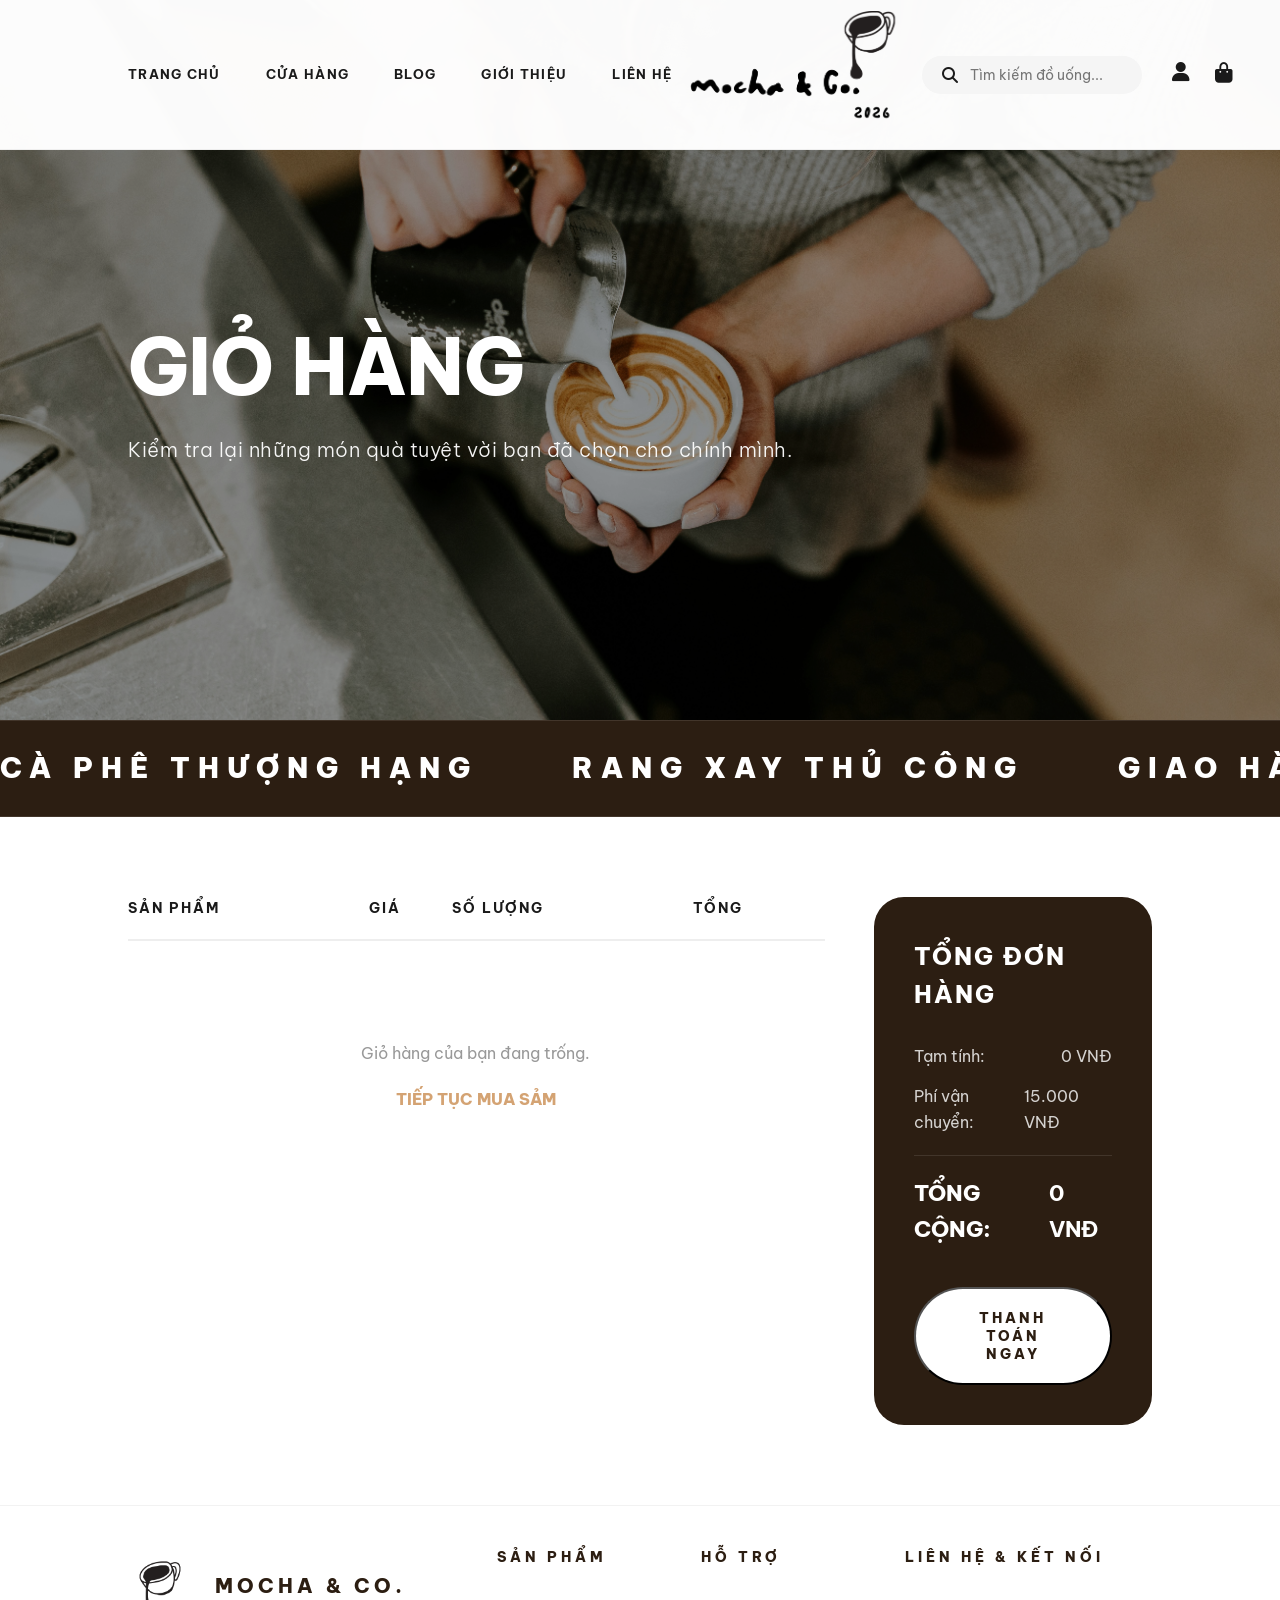
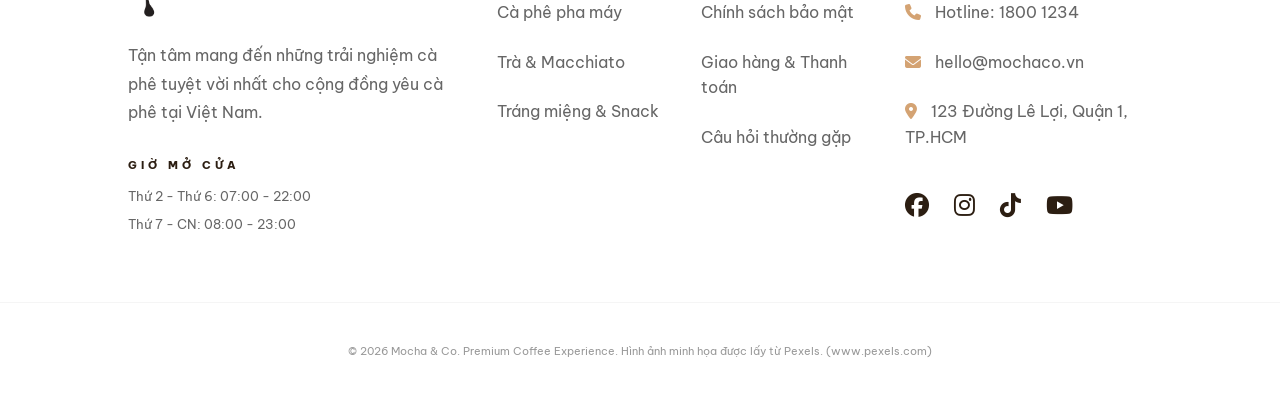
<file: publish/src/cart.html>
<!DOCTYPE html>
<html lang="en">

<head>
    <meta charset="UTF-8">
    <meta name="viewport" content="width=device-width, initial-scale=1.0">
    <link rel="stylesheet" href="https://cdnjs.cloudflare.com/ajax/libs/font-awesome/6.5.1/css/all.min.css" />
    <link rel="stylesheet" href="../index.css">
    <title>Giỏ Hàng | Mocha & Co.</title>
</head>

<body>
    <main>
        <header>
            <div class="header scrolled">
                <div class="header_left">
                    <ul class="list_header_left">
                        <li class="header_left-item"><a href="../index.html">Trang Chủ</a></li>
                        <li class="header_left-item"><a href="shop.html">Cửa Hàng</a></li>
                        <li class="header_left-item"><a href="blog.html">Blog</a></li>
                        <li class="header_left-item"><a href="about.html">Giới Thiệu</a></li>
                        <li class="header_left-item"><a href="contact.html">Liên Hệ</a></li>
                    </ul>
                </div>
                <div class="header_center">
                    <div class="logo">
                        <a href="../index.html"><img src="../assets/img/Logo.png" alt="Mocha & Co. Logo" class="header_logo_img"></a>
                    </div>
                </div>
                <div class="header_right">
                    <div class="header_right-input">
                        <i class="fa-solid fa-magnifying-glass"></i>
                        <input type="text" placeholder="Tìm kiếm đồ uống...">
                    </div>
                    <div class="header_right-icon">
                        <i class="fa-solid fa-user"></i>
                        <a href="cart.html"><i class="fa-solid fa-bag-shopping"></i></a>
                    </div>
                </div>
            </div>
        </header>

        <section class="subpage_banner">
            <img src="../assets/img/brooke-cagle-X4RJG4aNi8o-unsplash.jpg" alt="Cart Banner">
            <div class="banner_content">
                <h2>Giỏ Hàng</h2>
                <p>Kiểm tra lại những món quà tuyệt vời bạn đã chọn cho chính mình.</p>
            </div>
        </section>

        <div class="marquee_container">
            <div class="marquee_content">
                <span>Cà phê thượng hạng</span>
                <span>Rang xay thủ công</span>
                <span>Giao hàng siêu tốc</span>
                <span>Hỗ trợ 24/7</span>
                <span>Est. 2026</span>
                <span>Hương thơm từ nông trại Việt</span>
            </div>
        </div>

        <section class="cart_section">
            <div class="cart_container">
                <div class="cart_items">
                    <table class="cart_table" style="width: 100%; border-collapse: collapse;">
                        <thead>
                            <tr style="text-align: left; border-bottom: 2px solid #eee;">
                                <th style="padding-bottom: 20px; text-transform: uppercase; font-size: 14px; letter-spacing: 2px;">Sản Phẩm</th>
                                <th style="padding-bottom: 20px; text-transform: uppercase; font-size: 14px; letter-spacing: 2px;">Giá</th>
                                <th style="padding-bottom: 20px; text-transform: uppercase; font-size: 14px; letter-spacing: 2px;">Số Lượng</th>
                                <th style="padding-bottom: 20px; text-transform: uppercase; font-size: 14px; letter-spacing: 2px;">Tổng</th>
                                <th style="padding-bottom: 20px;"></th>
                            </tr>
                        </thead>
                        <tbody>
                        </tbody>
                    </table>
                </div>

                <div class="cart_summary">
                    <h3 style="font-size: 24px; margin-bottom: 30px; text-transform: uppercase; letter-spacing: 2px;">Tổng Đơn Hàng</h3>
                    <div style="border-bottom: 1px solid rgba(255,255,255,0.1); padding-bottom: 20px; margin-bottom: 20px;">
                        <p style="display: flex; justify-content: space-between; margin-bottom: 15px; opacity: 0.8;"><span>Tạm tính:</span> <span>0 VNĐ</span></p>
                        <p style="display: flex; justify-content: space-between; opacity: 0.8;"><span>Phí vận chuyển:</span> <span>15.000 VNĐ</span></p>
                    </div>
                    <p style="display: flex; justify-content: space-between; font-size: 22px; font-weight: 800; margin-bottom: 40px;">
                        <span>TỔNG CỘNG:</span> <strong>0 VNĐ</strong>
                    </p>
                    <button class="btn-shop" style="width: 100%; background: var(--white); color: var(--primary-color);">THANH TOÁN NGAY</button>
                </div>
            </div>
        </section>

        <footer id="footer">
            <div class="footer">
                <div class="list_footer">
                    <div class="footer_item">
                        <div class="footer_brand_wrapper">
                            <img src="../assets/img/Cup-logo.png" alt="Mocha & Co. Cup Logo" class="footer_logo">
                            <h2 class="footer_brand_name">MOCHA & CO.</h2>
                        </div>
                        <p>Tận tâm mang đến những trải nghiệm cà phê tuyệt vời nhất cho cộng đồng yêu cà phê tại Việt Nam.</p>
                        <div class="opening_hours">
                            <h2>GIỜ MỞ CỬA</h2>
                            <p>Thứ 2 - Thứ 6: 07:00 - 22:00</p>
                            <p>Thứ 7 - CN: 08:00 - 23:00</p>
                        </div>
                    </div>
                    <div class="footer_item">
                        <h2>Sản Phẩm</h2>
                        <li>Cà phê pha máy</li>
                        <li>Trà & Macchiato</li>
                        <li>Tráng miệng & Snack</li>
                    </div>
                    <div class="footer_item">
                        <h2>Hỗ Trợ</h2>
                        <li>Chính sách bảo mật</li>
                        <li>Giao hàng & Thanh toán</li>
                        <li>Câu hỏi thường gặp</li>
                    </div>
                    <div class="footer_item">
                        <h2>Liên Hệ & Kết Nối</h2>
                        <li class="contact-info"><i class="fa-solid fa-phone"></i> Hotline: 1800 1234</li>
                        <li class="contact-info"><i class="fa-solid fa-envelope"></i> hello@mochaco.vn</li>
                        <li class="contact-info"><i class="fa-solid fa-location-dot"></i> 123 Đường Lê Lợi, Quận 1, TP.HCM</li>
                        
                        <div class="social_icons footer_social_wrapper">
                            <i class="fa-brands fa-facebook"></i>
                            <i class="fa-brands fa-instagram"></i>
                            <i class="fa-brands fa-tiktok"></i>
                            <i class="fa-brands fa-youtube"></i>
                        </div>
                    </div>
                </div>
            </div>
            <div class="footer_copyright">
                <p>&copy; 2026 Mocha & Co. Premium Coffee Experience. Hình ảnh minh họa được lấy từ Pexels. (www.pexels.com)</p>
            </div>
        </footer>
    </main>
    <script src="../scripts/script.js"></script>
</body>
</html>
</file>
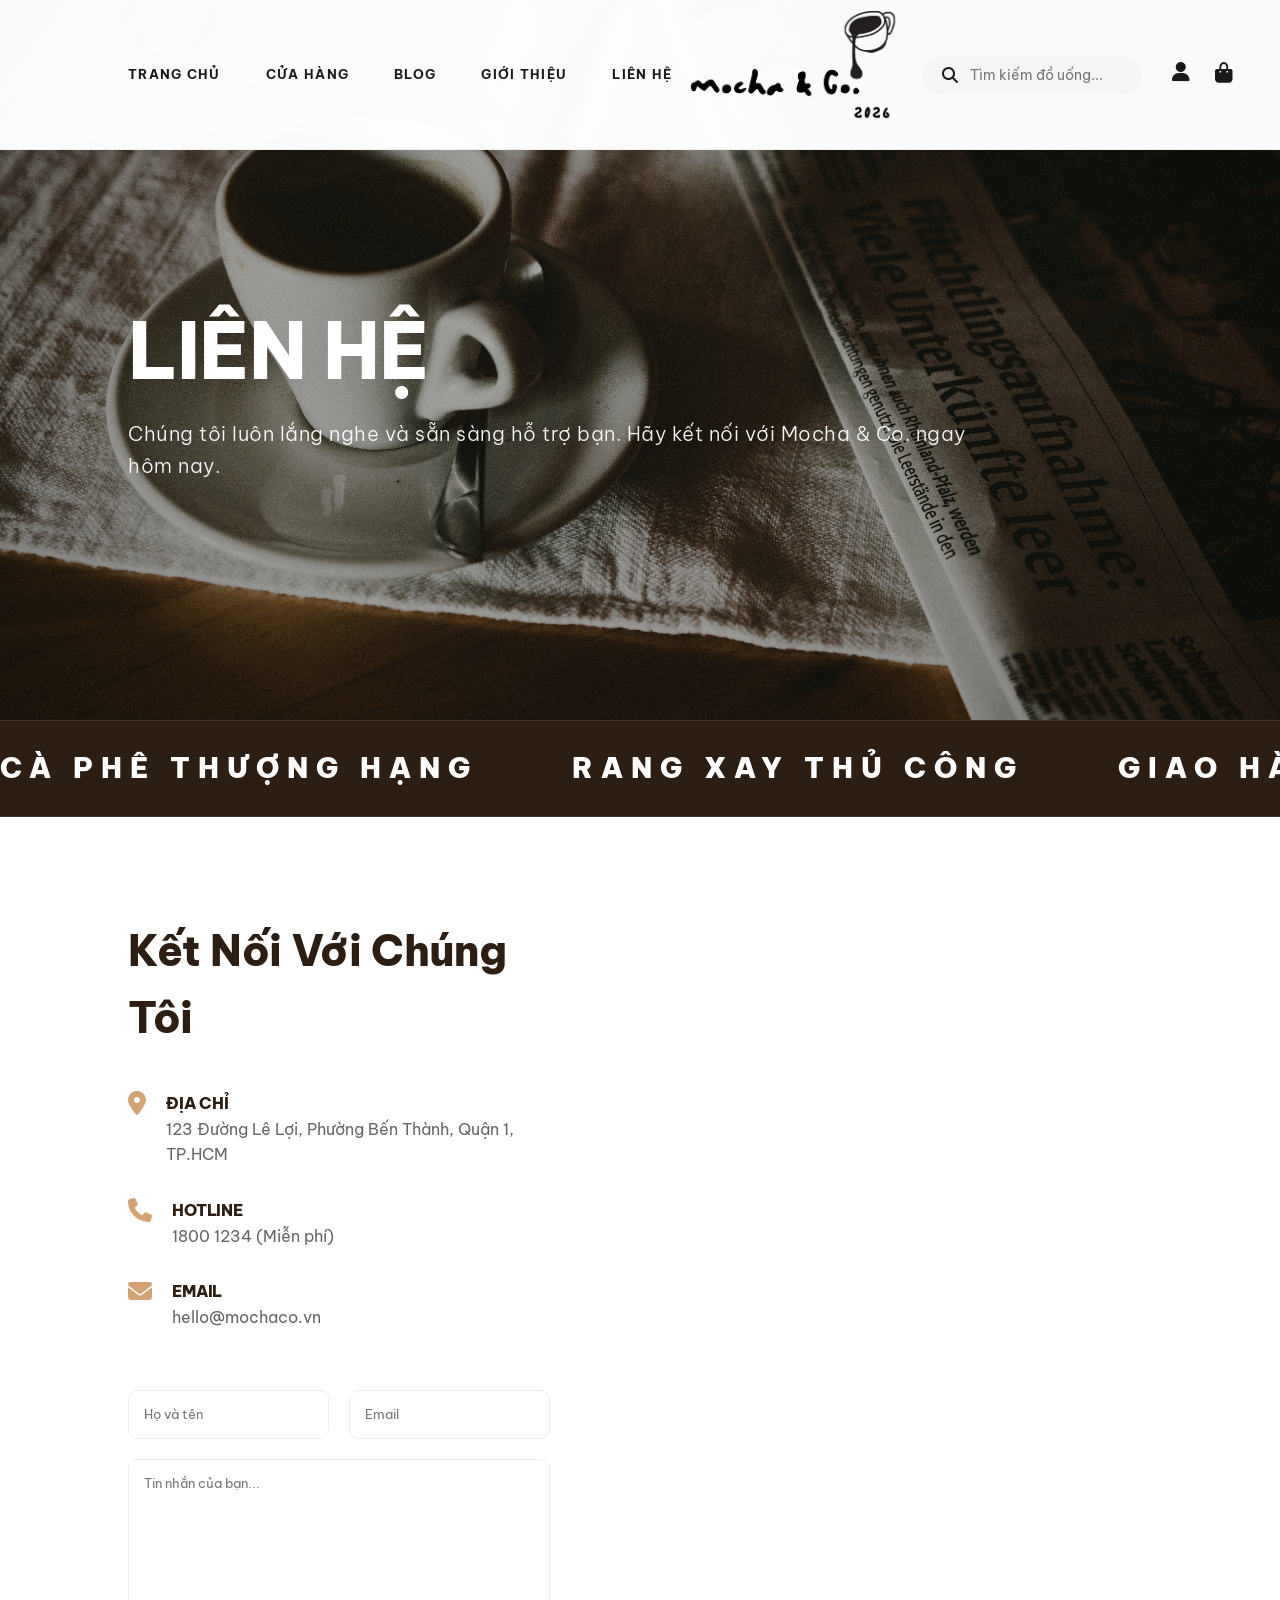
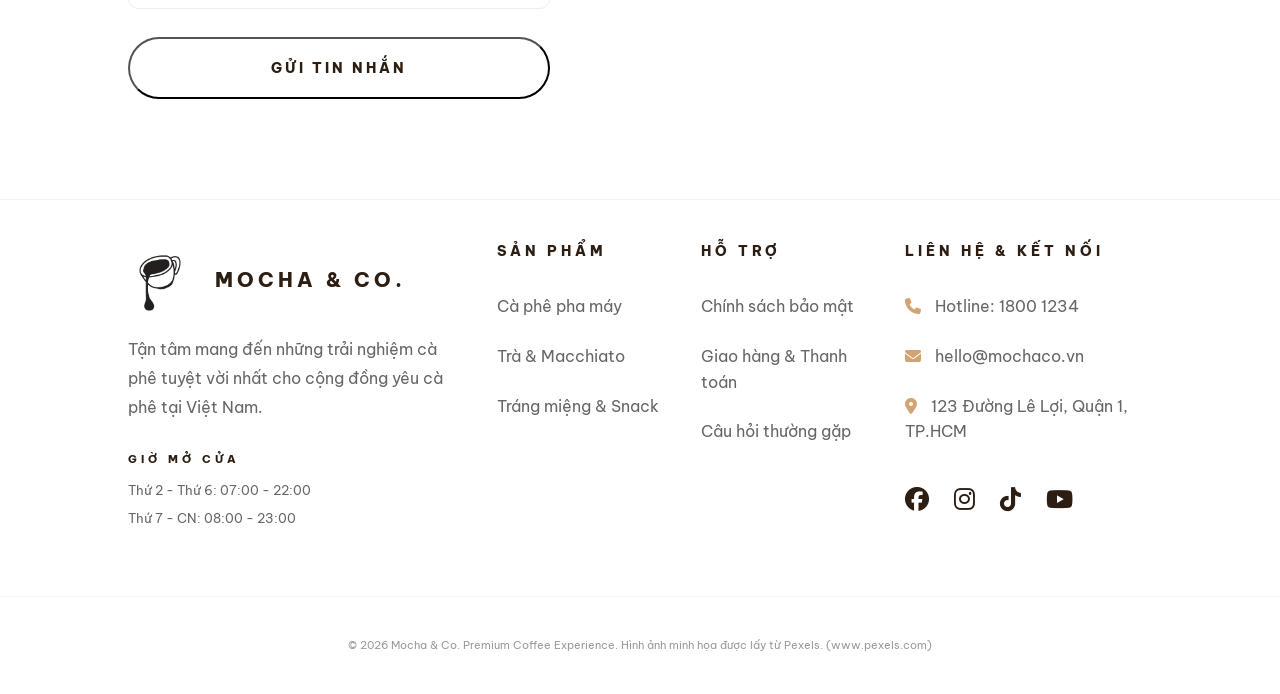
<file: publish/src/contact.html>
<!DOCTYPE html>
<html lang="en">

<head>
    <meta charset="UTF-8">
    <meta name="viewport" content="width=device-width, initial-scale=1.0">
    <link rel="stylesheet" href="https://cdnjs.cloudflare.com/ajax/libs/font-awesome/6.5.1/css/all.min.css" />
    <link rel="stylesheet" href="../index.css">
    <title>Liên Hệ | Mocha & Co.</title>
</head>

<body>
    <main>
        <header>
            <div class="header scrolled">
                <div class="header_left">
                    <ul class="list_header_left">
                        <li class="header_left-item"><a href="../index.html">Trang Chủ</a></li>
                        <li class="header_left-item"><a href="shop.html">Cửa Hàng</a></li>
                        <li class="header_left-item"><a href="blog.html">Blog</a></li>
                        <li class="header_left-item"><a href="about.html">Giới Thiệu</a></li>
                        <li class="header_left-item"><a href="contact.html">Liên Hệ</a></li>
                    </ul>
                </div>
                <div class="header_center">
                    <div class="logo">
                        <a href="../index.html"><img src="../assets/img/Logo.png" alt="Mocha & Co. Logo" class="header_logo_img"></a>
                    </div>
                </div>
                <div class="header_right">
                    <div class="header_right-input">
                        <i class="fa-solid fa-magnifying-glass"></i>
                        <input type="text" placeholder="Tìm kiếm đồ uống...">
                    </div>
                    <div class="header_right-icon">
                        <i class="fa-solid fa-user"></i>
                        <a href="cart.html"><i class="fa-solid fa-bag-shopping"></i></a>
                    </div>
                </div>
            </div>
        </header>

        <section class="subpage_banner">
            <img src="../assets/img/flemming-fuchs-5WN6hlX2ZP0-unsplash.jpg" alt="Contact Banner">
            <div class="banner_content">
                <h2>Liên Hệ</h2>
                <p>Chúng tôi luôn lắng nghe và sẵn sàng hỗ trợ bạn. Hãy kết nối với Mocha & Co. ngay hôm nay.</p>
            </div>
        </section>

        <div class="marquee_container">
            <div class="marquee_content">
                <span>Cà phê thượng hạng</span>
                <span>Rang xay thủ công</span>
                <span>Giao hàng siêu tốc</span>
                <span>Hỗ trợ 24/7</span>
                <span>Est. 2026</span>
                <span>Hương thơm từ nông trại Việt</span>
            </div>
        </div>

        <section class="split_section">
            <div class="split_text">
                <h3>Kết Nối Với Chúng Tôi</h3>
                <div style="margin-top: 40px;">
                    <div style="display: flex; gap: 20px; margin-bottom: 30px;">
                        <i class="fa-solid fa-location-dot" style="font-size: 24px; color: var(--accent-color);"></i>
                        <div>
                            <h4 style="font-weight: 800; color: var(--primary-color);">ĐỊA CHỈ</h4>
                            <p style="color: var(--text-muted);">123 Đường Lê Lợi, Phường Bến Thành, Quận 1, TP.HCM</p>
                        </div>
                    </div>
                    <div style="display: flex; gap: 20px; margin-bottom: 30px;">
                        <i class="fa-solid fa-phone" style="font-size: 24px; color: var(--accent-color);"></i>
                        <div>
                            <h4 style="font-weight: 800; color: var(--primary-color);">HOTLINE</h4>
                            <p style="color: var(--text-muted);">1800 1234 (Miễn phí)</p>
                        </div>
                    </div>
                    <div style="display: flex; gap: 20px;">
                        <i class="fa-solid fa-envelope" style="font-size: 24px; color: var(--accent-color);"></i>
                        <div>
                            <h4 style="font-weight: 800; color: var(--primary-color);">EMAIL</h4>
                            <p style="color: var(--text-muted);">hello@mochaco.vn</p>
                        </div>
                    </div>
                </div>

                <form style="margin-top: 60px;">
                    <div style="display: grid; grid-template-columns: 1fr 1fr; gap: 20px; margin-bottom: 20px;">
                        <input type="text" placeholder="Họ và tên" style="padding: 15px; border-radius: 10px; border: 1px solid #eee; outline: none;">
                        <input type="email" placeholder="Email" style="padding: 15px; border-radius: 10px; border: 1px solid #eee; outline: none;">
                    </div>
                    <textarea placeholder="Tin nhắn của bạn..." style="width: 100%; height: 150px; padding: 15px; border-radius: 10px; border: 1px solid #eee; outline: none; margin-bottom: 20px; font-family: inherit;"></textarea>
                    <button class="btn-shop" style="width: 100%; padding: 20px;">GỬI TIN NHẮN</button>
                </form>
            </div>
            <div class="split_image" style="box-shadow: none;">
                <iframe src="https://www.google.com/maps/embed?pb=!1m18!1m12!1m3!1d3919.4602324283435!2d106.69234837588048!3d10.77601935919934!2m3!1f0!2f0!3f0!3m2!1i1024!2i768!4f13.1!3m3!1m2!1s0x31752f3adb390623%3A0x633a68160868f307!2zMTIzIMSQLiBMw6ogTOG7o2ksIFBoxuIE5naMOpIE5ndXnhu4duIFRow6FpIELDrG5oLCBRdeG6rW4gMSwgSOG7kyBDaMOtIE1pbmgsIFZp4buHdCBOYW0!5e0!3m2!1svi!2s!4v1709456789123!5m2!1svi!2s" width="100%" height="100%" style="border:0; border-radius: 30px;" allowfullscreen="" loading="lazy"></iframe>
            </div>
        </section>

        <footer id="footer">
            <div class="footer">
                <div class="list_footer">
                    <div class="footer_item">
                        <div class="footer_brand_wrapper">
                            <img src="../assets/img/Cup-logo.png" alt="Mocha & Co. Cup Logo" class="footer_logo">
                            <h2 class="footer_brand_name">MOCHA & CO.</h2>
                        </div>
                        <p>Tận tâm mang đến những trải nghiệm cà phê tuyệt vời nhất cho cộng đồng yêu cà phê tại Việt Nam.</p>
                        <div class="opening_hours">
                            <h2>GIỜ MỞ CỬA</h2>
                            <p>Thứ 2 - Thứ 6: 07:00 - 22:00</p>
                            <p>Thứ 7 - CN: 08:00 - 23:00</p>
                        </div>
                    </div>
                    <div class="footer_item">
                        <h2>Sản Phẩm</h2>
                        <li>Cà phê pha máy</li>
                        <li>Trà & Macchiato</li>
                        <li>Tráng miệng & Snack</li>
                    </div>
                    <div class="footer_item">
                        <h2>Hỗ Trợ</h2>
                        <li>Chính sách bảo mật</li>
                        <li>Giao hàng & Thanh toán</li>
                        <li>Câu hỏi thường gặp</li>
                    </div>
                    <div class="footer_item">
                        <h2>Liên Hệ & Kết Nối</h2>
                        <li class="contact-info"><i class="fa-solid fa-phone"></i> Hotline: 1800 1234</li>
                        <li class="contact-info"><i class="fa-solid fa-envelope"></i> hello@mochaco.vn</li>
                        <li class="contact-info"><i class="fa-solid fa-location-dot"></i> 123 Đường Lê Lợi, Quận 1, TP.HCM</li>
                        
                        <div class="social_icons footer_social_wrapper">
                            <i class="fa-brands fa-facebook"></i>
                            <i class="fa-brands fa-instagram"></i>
                            <i class="fa-brands fa-tiktok"></i>
                            <i class="fa-brands fa-youtube"></i>
                        </div>
                    </div>
                </div>
            </div>
            <div class="footer_copyright">
                <p>&copy; 2026 Mocha & Co. Premium Coffee Experience. Hình ảnh minh họa được lấy từ Pexels. (www.pexels.com)</p>
            </div>
        </footer>
    </main>
    <script src="../scripts/script.js"></script>
</body>
</html>
</file>
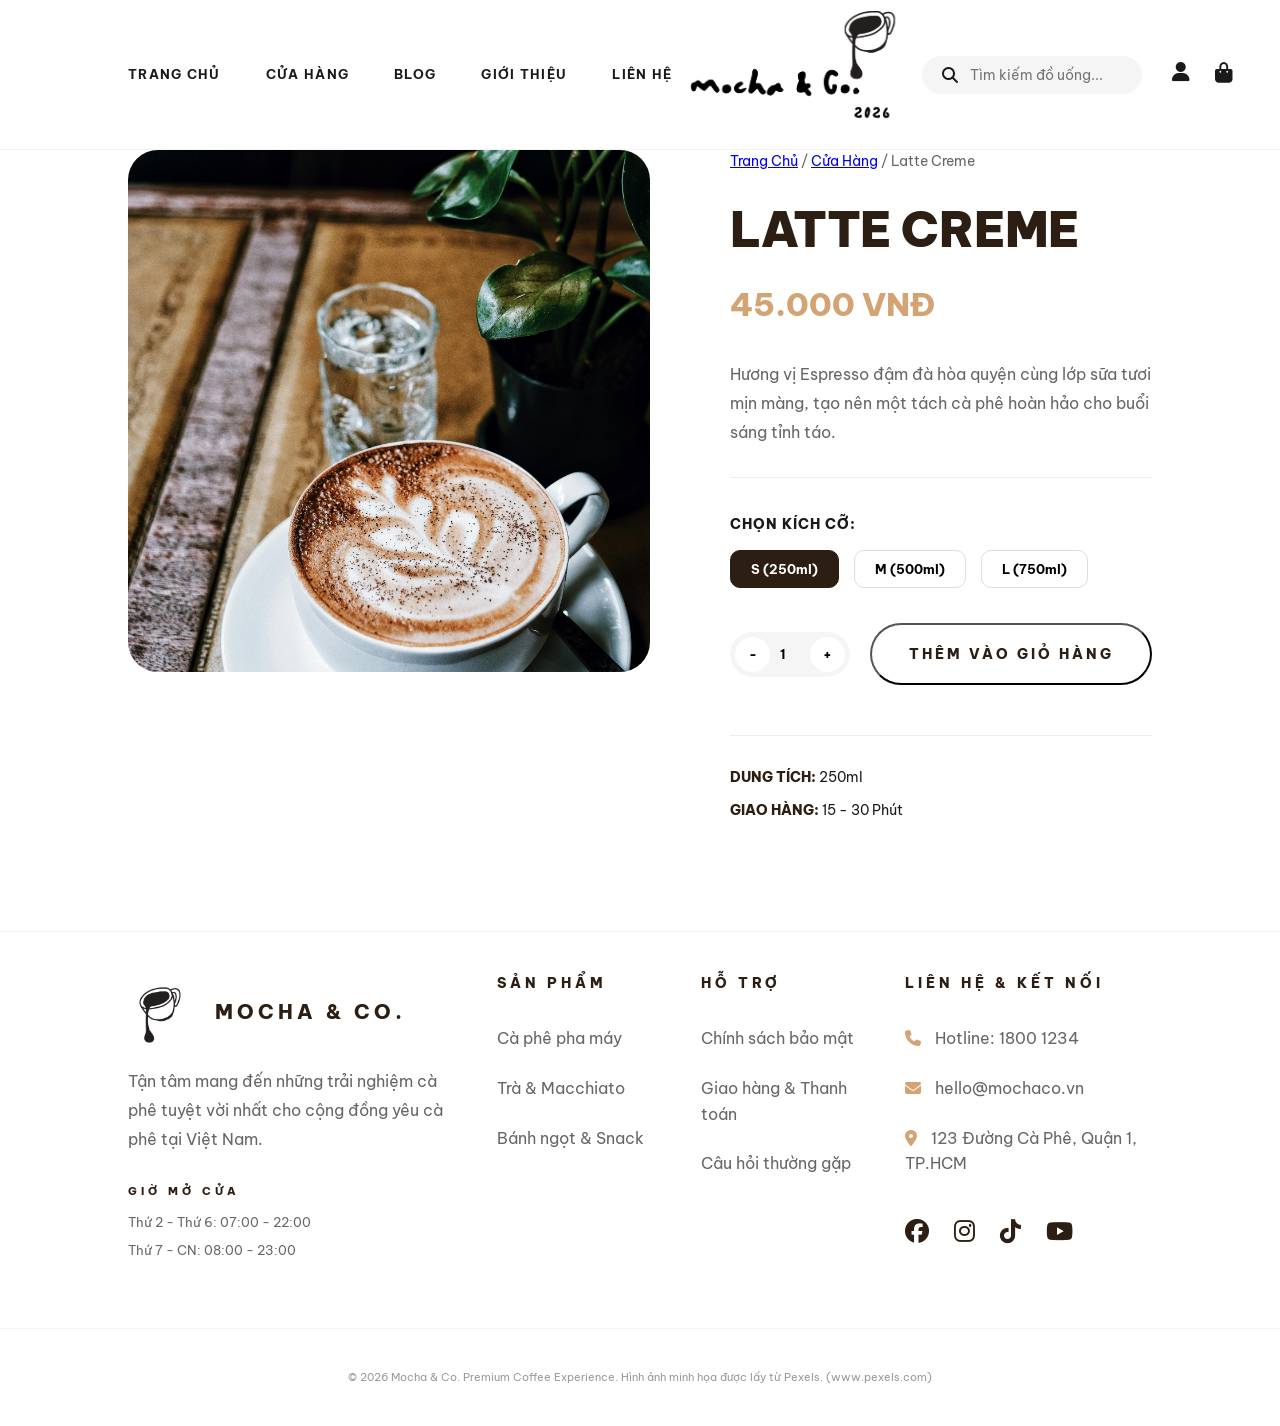
<file: publish/src/product.html>
<!DOCTYPE html>
<html lang="en">

<head>
    <meta charset="UTF-8">
    <meta name="viewport" content="width=device-width, initial-scale=1.0">
    <link rel="stylesheet" href="https://cdnjs.cloudflare.com/ajax/libs/font-awesome/6.5.1/css/all.min.css" />
    <link rel="stylesheet" href="../index.css">
    <title>Chi Tiết Sản Phẩm | Mocha & Co.</title>
</head>

<body>
    <!-- Notification -->
    <div id="cartNotification" class="cart_notification">
        <i class="fa-solid fa-circle-check"></i>
        <span>Đã thêm vào giỏ hàng!</span>
    </div>

    <main class="product_detail_page">
        <!-- HEADER -->
        <header>
            <div class="header scrolled">
                <div class="header_left">
                    <ul class="list_header_left">
                        <li class="header_left-item"><a href="../index.html">Trang Chủ</a></li>
                        <li class="header_left-item"><a href="shop.html">Cửa Hàng</a></li>
                        <li class="header_left-item"><a href="blog.html">Blog</a></li>
                        <li class="header_left-item"><a href="about.html">Giới Thiệu</a></li>
                        <li class="header_left-item"><a href="contact.html">Liên Hệ</a></li>
                    </ul>
                </div>
                <div class="header_center">
                    <div class="logo">
                        <a href="../index.html"><img src="../assets/img/Logo.png" alt="Mocha & Co. Logo" class="header_logo_img"></a>
                    </div>
                </div>
                <div class="header_right">
                    <div class="header_right-input">
                        <i class="fa-solid fa-magnifying-glass"></i>
                        <input type="text" placeholder="Tìm kiếm đồ uống...">
                    </div>
                    <div class="header_right-icon">
                        <i class="fa-solid fa-user"></i>
                        <a href="cart.html"><i class="fa-solid fa-bag-shopping"></i></a>
                    </div>
                </div>
            </div>
        </header>

        <!-- PRODUCT CONTENT -->
        <section class="split_section" style="padding-top: 150px; align-items: flex-start;">
            <div class="split_image" style="background: #f9f9f9;">
                <img src="../assets/img/pexels-mew-wy-1427872-2910874.jpg" alt="Product" id="mainProductImg">
            </div>
            <div class="split_text">
                <nav class="breadcrumb" style="margin-bottom: 20px; font-size: 14px; color: var(--text-muted);">
                    <a href="../index.html">Trang Chủ</a> / <a href="shop.html">Cửa Hàng</a> / <span id="breadcrumbName">Latte Creme</span>
                </nav>
                <h1 id="mainProductName" style="font-size: 48px; font-weight: 900; color: var(--primary-color); margin-bottom: 10px; text-transform: uppercase;">Latte Creme</h1>
                <p class="product_price" id="mainProductPrice" style="font-size: 32px; font-weight: 800; color: var(--accent-color); margin-bottom: 30px;">45.000 VNĐ</p>
                
                <div class="product_description" style="margin-bottom: 35px; padding-bottom: 30px; border-bottom: 1px solid #eee;">
                    <p id="mainProductDesc" style="font-size: 16px; color: var(--text-muted); line-height: 1.8;">
                        Hương vị Espresso đậm đà hòa quyện cùng lớp sữa tươi mịn màng, tạo nên một tách cà phê hoàn hảo cho buổi sáng tỉnh táo.
                    </p>
                </div>

                <!-- SIZE SELECTION -->
                <div class="size_selection" style="margin-bottom: 35px;">
                    <h4 style="font-weight: 800; margin-bottom: 15px; font-size: 14px; letter-spacing: 1px;">CHỌN KÍCH CỠ:</h4>
                    <div style="display: flex; gap: 15px;">
                        <button class="size_btn active" data-size="S" data-ml="250ml" data-extra="0">S (250ml)</button>
                        <button class="size_btn" data-size="M" data-ml="500ml" data-extra="10000">M (500ml)</button>
                        <button class="size_btn" data-size="L" data-ml="750ml" data-extra="20000">L (750ml)</button>
                    </div>
                </div>

                <div class="product_purchase" style="display: flex; gap: 20px; align-items: center;">
                    <div class="quantity_selector">
                        <button class="qty_minus">-</button>
                        <input type="number" value="1" id="productQty" readonly>
                        <button class="qty_plus">+</button>
                    </div>
                    <button class="btn-shop add_to_cart" style="flex: 1; padding: 20px; font-size: 14px;">THÊM VÀO GIỎ HÀNG</button>
                </div>

                <div class="product_meta" style="margin-top: 50px; padding-top: 30px; border-top: 1px solid #eee;">
                    <p style="margin-bottom: 10px; font-size: 14px;"><span style="font-weight: 800; color: var(--primary-color);">DUNG TÍCH:</span> <span id="currentMl">250ml</span></p>
                    <p style="margin-bottom: 10px; font-size: 14px;"><span style="font-weight: 800; color: var(--primary-color);">GIAO HÀNG:</span> 15 - 30 Phút</p>
                </div>
            </div>
        </section>

        <!-- FOOTER -->
        <footer id="footer">
            <div class="footer">
                <div class="list_footer">
                    <div class="footer_item">
                        <div class="footer_brand_wrapper">
                            <img src="../assets/img/Cup-logo.png" alt="Mocha & Co. Cup Logo" class="footer_logo">
                            <h2 class="footer_brand_name">MOCHA & CO.</h2>
                        </div>
                        <p>Tận tâm mang đến những trải nghiệm cà phê tuyệt vời nhất cho cộng đồng yêu cà phê tại Việt Nam.</p>
                        <div class="opening_hours">
                            <h2>GIỜ MỞ CỬA</h2>
                            <p>Thứ 2 - Thứ 6: 07:00 - 22:00</p>
                            <p>Thứ 7 - CN: 08:00 - 23:00</p>
                        </div>
                    </div>
                    <div class="footer_item">
                        <h2>Sản Phẩm</h2>
                        <li>Cà phê pha máy</li>
                        <li>Trà & Macchiato</li>
                        <li>Bánh ngọt & Snack</li>
                    </div>
                    <div class="footer_item">
                        <h2>Hỗ Trợ</h2>
                        <li>Chính sách bảo mật</li>
                        <li>Giao hàng & Thanh toán</li>
                        <li>Câu hỏi thường gặp</li>
                    </div>
                    <div class="footer_item">
                        <h2>Liên Hệ & Kết Nối</h2>
                        <li class="contact-info"><i class="fa-solid fa-phone"></i> Hotline: 1800 1234</li>
                        <li class="contact-info"><i class="fa-solid fa-envelope"></i> hello@mochaco.vn</li>
                        <li class="contact-info"><i class="fa-solid fa-location-dot"></i> 123 Đường Cà Phê, Quận 1, TP.HCM</li>
                        
                        <div class="social_icons footer_social_wrapper">
                            <i class="fa-brands fa-facebook"></i>
                            <i class="fa-brands fa-instagram"></i>
                            <i class="fa-brands fa-tiktok"></i>
                            <i class="fa-brands fa-youtube"></i>
                        </div>
                    </div>
                </div>
            </div>
            <div class="footer_copyright">
                <p>&copy; 2026 Mocha & Co. Premium Coffee Experience. Hình ảnh minh họa được lấy từ Pexels. (www.pexels.com)</p>
            </div>
        </footer>
    </main>
    <script src="../scripts/script.js"></script>
</body>

</html>
</file>
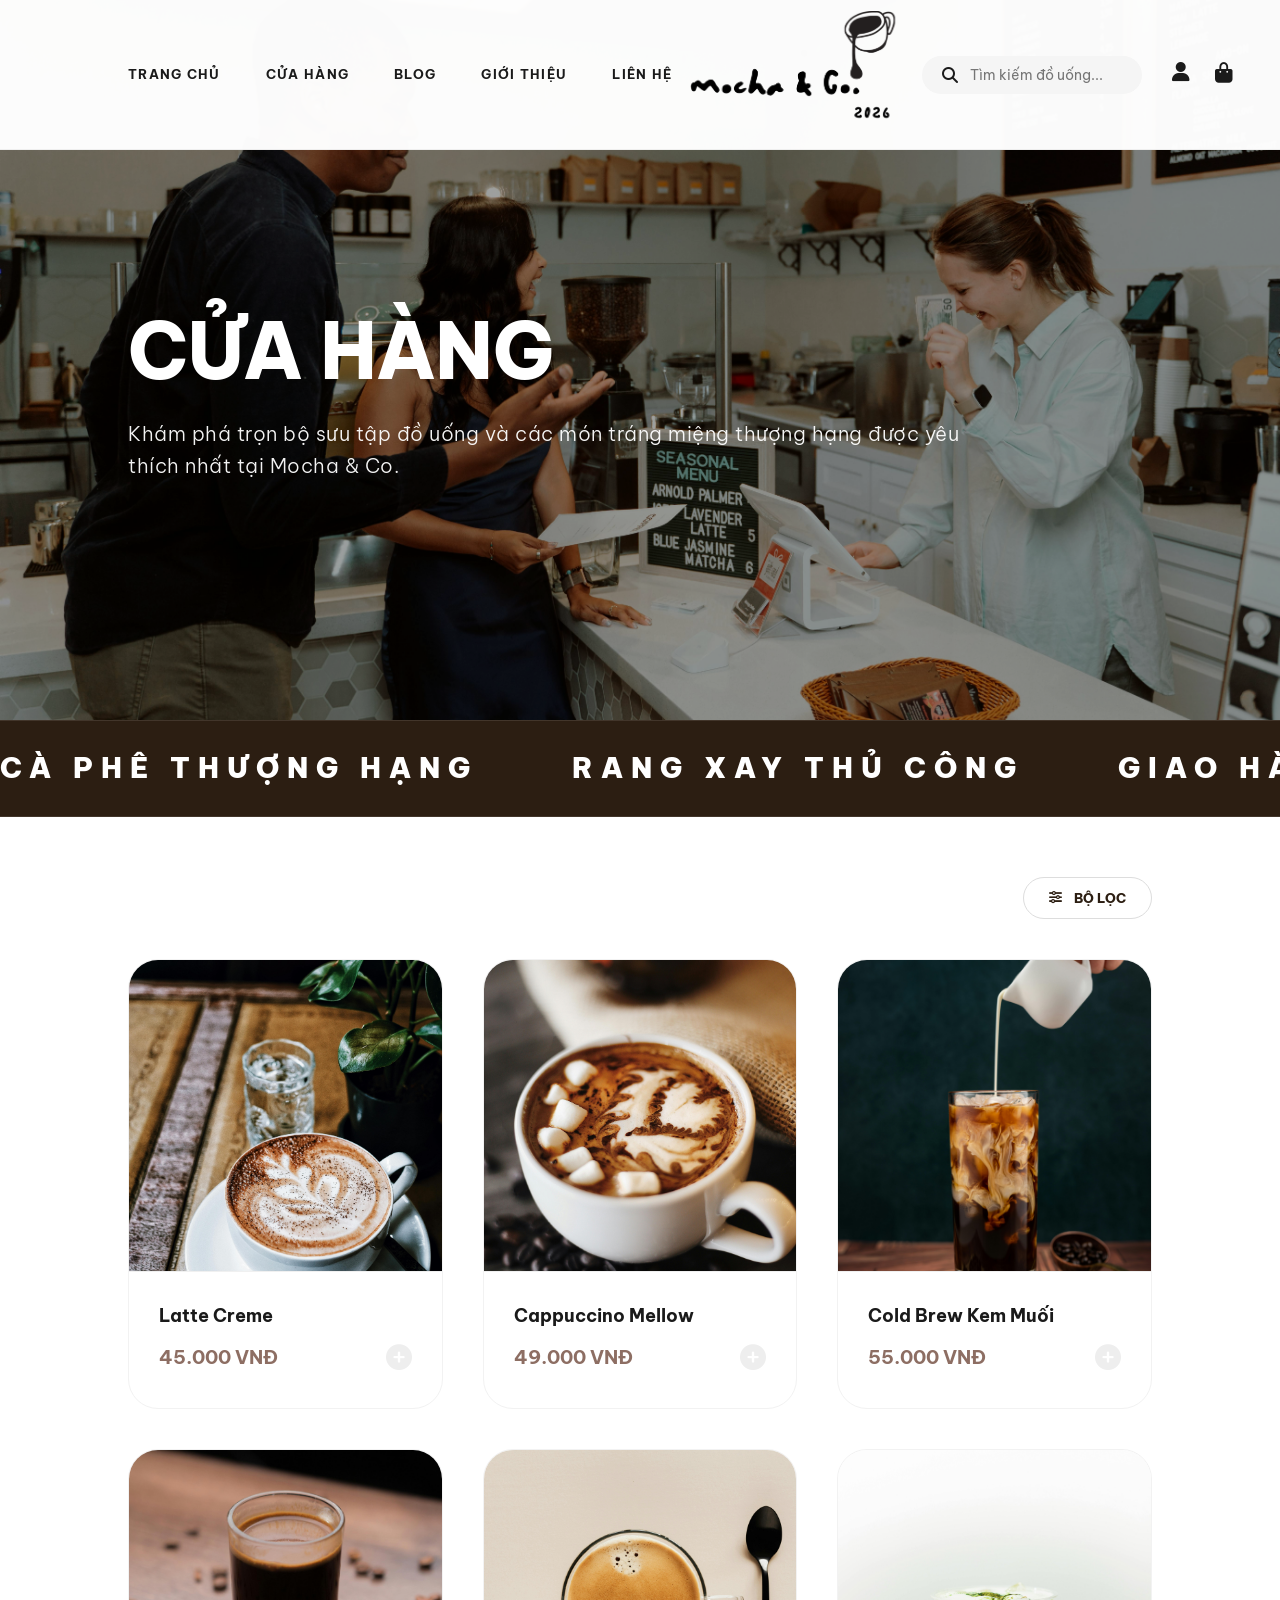
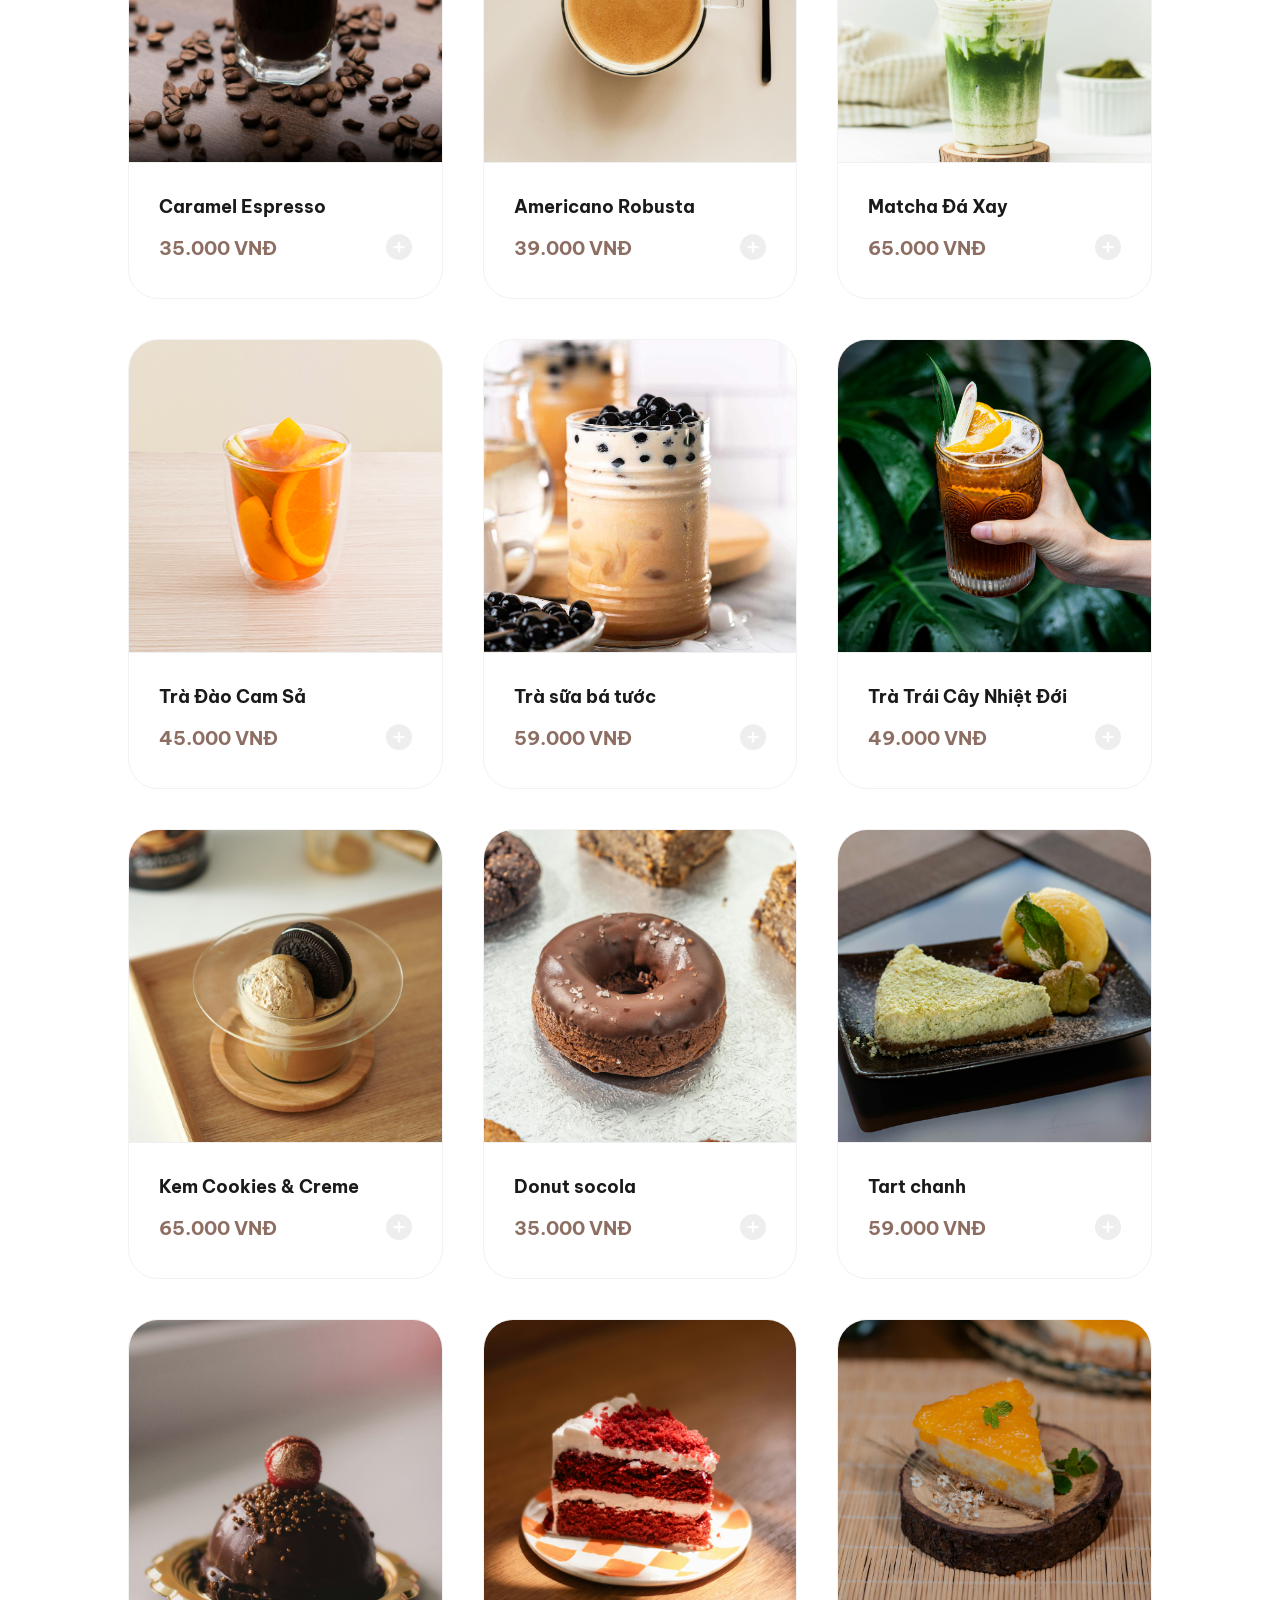
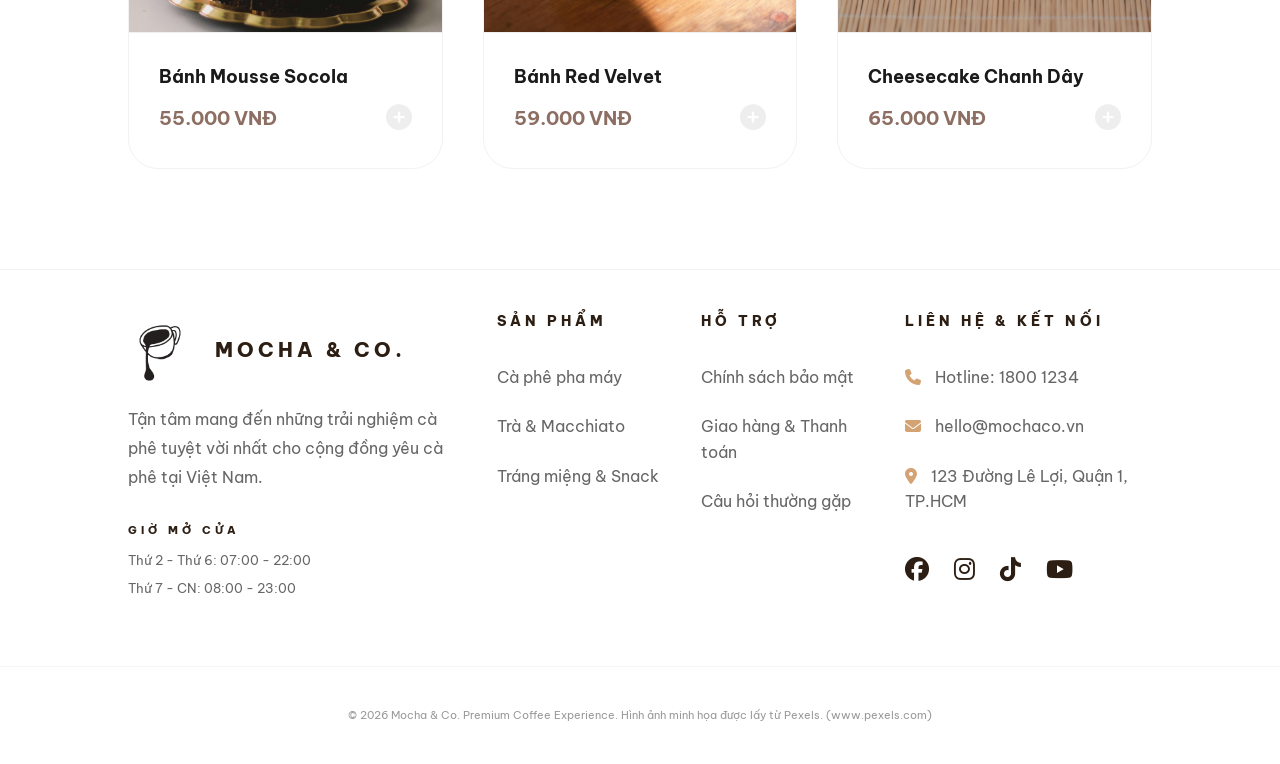
<file: publish/src/shop.html>
<!DOCTYPE html>
<html lang="en">

<head>
    <meta charset="UTF-8">
    <meta name="viewport" content="width=device-width, initial-scale=1.0">
    <link rel="stylesheet" href="https://cdnjs.cloudflare.com/ajax/libs/font-awesome/6.5.1/css/all.min.css" />
    <link rel="stylesheet" href="../index.css">
    <title>Cửa Hàng | Mocha & Co.</title>
</head>

<body>
    <main>
        <!-- HEADER -->
        <header>
            <div class="header scrolled">
                <div class="header_left">
                    <ul class="list_header_left">
                        <li class="header_left-item"><a href="../index.html">Trang Chủ</a></li>
                        <li class="header_left-item"><a href="shop.html">Cửa Hàng</a></li>
                        <li class="header_left-item"><a href="blog.html">Blog</a></li>
                        <li class="header_left-item"><a href="about.html">Giới Thiệu</a></li>
                        <li class="header_left-item"><a href="contact.html">Liên Hệ</a></li>
                    </ul>
                </div>
                <div class="header_center">
                    <div class="logo">
                        <a href="../index.html"><img src="../assets/img/Logo.png" alt="Mocha & Co. Logo" class="header_logo_img"></a>
                    </div>
                </div>
                <div class="header_right">
                    <div class="header_right-input">
                        <i class="fa-solid fa-magnifying-glass"></i>
                        <input type="text" placeholder="Tìm kiếm đồ uống...">
                    </div>
                    <div class="header_right-icon">
                        <i class="fa-solid fa-user"></i>
                        <a href="cart.html"><i class="fa-solid fa-bag-shopping"></i></a>
                    </div>
                </div>
            </div>
        </header>

        <!-- SUBPAGE BANNER -->
        <section class="subpage_banner">
            <img src="../assets/img/pexels-rdne-4921263.jpg" alt="Shop Banner">
            <div class="banner_content">
                <h2>Cửa Hàng</h2>
                <p>Khám phá trọn bộ sưu tập đồ uống và các món tráng miệng thượng hạng được yêu thích nhất tại Mocha & Co.</p>
            </div>
        </section>

        <!-- MARQUEE -->
        <div class="marquee_container">
            <div class="marquee_content">
                <span>Cà phê thượng hạng</span>
                <span>Rang xay thủ công</span>
                <span>Giao hàng siêu tốc</span>
                <span>Hỗ trợ 24/7</span>
                <span>Est. 2026</span>
                <span>Hương thơm từ nông trại Việt</span>
            </div>
        </div>

        <!-- FILTER SECTION -->
        <section class="shop_filter_section">
            <div class="filter_wrapper">
                <button class="filter_icon_btn" id="filterToggleBtn">
                    <i class="fa-solid fa-sliders"></i>
                    Bộ lọc
                </button>
                <div class="filter_dropdown" id="filterDropdown">
                    <button class="filter_btn active" data-category="all">Tất cả</button>
                    <button class="filter_btn" data-category="coffee">Cà phê</button>
                    <button class="filter_btn" data-category="other">Đồ uống khác</button>
                    <button class="filter_btn" data-category="cake">Tráng miệng</button>
                </div>
            </div>
        </section>

        <!-- PRODUCT GRID -->
        <section class="product grid_container" style="padding-top: 40px;">
            <!-- Coffee -->
            <div class="product_item" data-category="coffee" data-description="Hương vị Espresso đậm đà hòa quyện cùng lớp sữa tươi mịn màng, tạo nên một tách cà phê hoàn hảo cho buổi sáng tỉnh táo.">
                <div class="product_detail">
                    <a href="product.html"><div class="img_product"><img src="../assets/img/pexels-mew-wy-1427872-2910874.jpg" alt="Latte" class="latte-img"></div></a>
                    <div class="name_product">Latte Creme</div>
                    <div class="price_product"><span>45.000 VNĐ</span> <i class="fa-solid fa-plus-circle"></i></div>
                </div>
            </div>
            <div class="product_item" data-category="coffee" data-description="Sự kết hợp tinh tế giữa Espresso, sữa nóng và lớp bọt sữa dày dặn, mang lại cảm giác êm ái và dư vị ngọt ngào.">
                <div class="product_detail">
                    <a href="product.html"><div class="img_product"><img src="../assets/img/pexels-fallon-michael-1928485-3551717.jpg" alt="Cappuccino" class="cappuccino-img"></div></a>
                    <div class="name_product">Cappuccino Mellow</div>
                    <div class="price_product"><span>49.000 VNĐ</span> <i class="fa-solid fa-plus-circle"></i></div>
                </div>
            </div>
            <div class="product_item" data-category="coffee" data-description="Cà phê được ủ lạnh trong 24 giờ, kết hợp với lớp kem muối mặn nhẹ, tạo nên hương vị độc đáo và sảng khoái.">
                <div class="product_detail">
                    <a href="product.html"><div class="img_product"><img src="../assets/img/pexels-skyler-ewing-266953-9281134.jpg" alt="Cold Brew" class="coldbrew-img"></div></a>
                    <div class="name_product">Cold Brew Kem Muối</div>
                    <div class="price_product"><span>55.000 VNĐ</span> <i class="fa-solid fa-plus-circle"></i></div>
                </div>
            </div>
            <div class="product_item" data-category="coffee" data-description="Espresso nguyên chất kết hợp với sốt caramel ngọt ngào, tạo nên hương vị mạnh mẽ nhưng không kém phần quyến rũ.">
                <div class="product_detail">
                    <a href="product.html"><div class="img_product"><img src="../assets/img/pexels-elkady-4862099.jpg" alt="Espresso" class="espresso-img"></div></a>
                    <div class="name_product">Caramel Espresso</div>
                    <div class="price_product"><span>35.000 VNĐ</span> <i class="fa-solid fa-plus-circle"></i></div>
                </div>
            </div>
            <div class="product_item" data-category="coffee" data-description="Cà phê Robusta đậm đặc pha loãng với nước nóng, giữ trọn hương vị truyền thống nhưng dễ uống hơn.">
                <div class="product_detail">
                    <a href="product.html"><div class="img_product"><img src="../assets/img/pexels-karola-g-4226806.jpg" alt="Americano"></div></a>
                    <div class="name_product">Americano Robusta</div>
                    <div class="price_product"><span>39.000 VNĐ</span> <i class="fa-solid fa-plus-circle"></i></div>
                </div>
            </div>

            <!-- Other Drinks -->
            <div class="product_item" data-category="other" data-description="Bột matcha Nhật Bản thượng hạng xay cùng sữa và đá, mang lại cảm giác mát lạnh và hương trà xanh thanh khiết.">
                <div class="product_detail">
                    <a href="product.html"><div class="img_product"><img src="../assets/img/pexels-foodphotography-18794176.jpg" alt="Matcha" class="matcha-img"></div></a>
                    <div class="name_product">Matcha Đá Xay</div>
                    <div class="price_product"><span>65.000 VNĐ</span> <i class="fa-solid fa-plus-circle"></i></div>
                </div>
            </div>
            <div class="product_item" data-category="other" data-description="Sự kết hợp giữa trà đào tươi mát, hương cam sảng khoái và vị sả thơm nồng, giải nhiệt tức thì.">
                <div class="product_detail">
                    <a href="product.html"><div class="img_product"><img src="../assets/img/tra_dao_cam_sa_-_nong_4ee44b6fab0e472e9a8ad603b6c136ca_5853a08826f94bffa8e4c14cf68b8548_grande (1).png" alt="Peach Tea"></div></a>
                    <div class="name_product">Trà Đào Cam Sả</div>
                    <div class="price_product"><span>45.000 VNĐ</span> <i class="fa-solid fa-plus-circle"></i></div>
                </div>
            </div>
            <div class="product_item" data-category="other" data-description="Trà đen Earl Grey hảo hạng pha cùng sữa tươi và trân châu dai giòn, mang lại trải nghiệm thú vị.">
                <div class="product_detail">
                    <a href="product.html"><div class="img_product"><img src="../assets/img/boba-milk-tea-recipe-featured-image.jpg" alt="Milk Tea" class="milktea-img"></div></a>
                    <div class="name_product">Trà sữa bá tước</div>
                    <div class="price_product"><span>59.000 VNĐ</span> <i class="fa-solid fa-plus-circle"></i></div>
                </div>
            </div>
            <div class="product_item" data-category="other" data-description="Hương vị trà tươi mát kết hợp cùng các loại trái cây nhiệt Đới mọng nước, giải nhiệt tuyệt vời.">
                <div class="product_detail">
                    <a href="product.html"><div class="img_product"><img src="../assets/img/pexels-kh-i-huy-n-tr-ng-471596296-15894951.jpg" alt="Trà Trái Cây Nhiệt Đới"></div></a>
                    <div class="name_product">Trà Trái Cây Nhiệt Đới</div>
                    <div class="price_product"><span>49.000 VNĐ</span> <i class="fa-solid fa-plus-circle"></i></div>
                </div>
            </div>

            <!-- Desserts (Tráng miệng) -->
            <div class="product_item" data-category="cake" data-description="Kem lạnh mịn màng với những vụn bánh quy giòn tan, ngọt ngào khó cưỡng.">
                <div class="product_detail">
                    <a href="product.html"><div class="img_product"><img src="../assets/img/pexels-sarah-li-102943917-9442600.jpg" alt="Kem Cookies & Creme"></div></a>
                    <div class="name_product">Kem Cookies & Creme</div>
                    <div class="price_product"><span>65.000 VNĐ</span> <i class="fa-solid fa-plus-circle"></i></div>
                </div>
            </div>
            <div class="product_item" data-category="cake" data-description="Bánh Donut nướng mềm mại, phủ một lớp socola Bỉ đậm đà và bắt mắt.">
                <div class="product_detail">
                    <a href="product.html"><div class="img_product"><img src="../assets/img/pexels-snappr-29850934.jpg" alt="Donut socola"></div></a>
                    <div class="name_product">Donut socola</div>
                    <div class="price_product"><span>35.000 VNĐ</span> <i class="fa-solid fa-plus-circle"></i></div>
                </div>
            </div>
            <div class="product_item" data-category="cake" data-description="Đế bánh Tart giòn tan, nhân kem chanh chua thanh mát lạnh, cân bằng vị giác hoàn hảo.">
                <div class="product_detail">
                    <a href="product.html"><div class="img_product"><img src="../assets/img/pexels-valeriya-1860203.jpg" alt="Tart chanh"></div></a>
                    <div class="name_product">Tart chanh</div>
                    <div class="price_product"><span>59.000 VNĐ</span> <i class="fa-solid fa-plus-circle"></i></div>
                </div>
            </div>
            <!-- Added 3 New Desserts -->
            <div class="product_item" data-category="cake" data-description="Lớp kem mousse socola Bỉ mịn màng tan chảy, kết hợp với đế bánh bông lan mềm mại.">
                <div class="product_detail">
                    <a href="product.html"><div class="img_product"><img src="../assets/img/chocolate mouse.jpg" alt="Bánh Mousse Socola"></div></a>
                    <div class="name_product">Bánh Mousse Socola</div>
                    <div class="price_product"><span>55.000 VNĐ</span> <i class="fa-solid fa-plus-circle"></i></div>
                </div>
            </div>
            <div class="product_item" data-category="cake" data-description="Chiếc bánh quyến rũ với sắc đỏ đặc trưng, lớp kem cheese béo ngậy và vị cacao nhẹ nhàng.">
                <div class="product_detail">
                    <a href="product.html"><div class="img_product"><img src="../assets/img/red velvet.jpg" alt="Red Velvet"></div></a>
                    <div class="name_product">Bánh Red Velvet</div>
                    <div class="price_product"><span>59.000 VNĐ</span> <i class="fa-solid fa-plus-circle"></i></div>
                </div>
            </div>
            <div class="product_item" data-category="cake" data-description="Vị chua thanh của chanh dây tươi hòa quyện cùng lớp phô mai nướng đậm đà, đế bánh quy giòn rụm.">
                <div class="product_detail">
                    <a href="product.html"><div class="img_product"><img src="../assets/img/cheesecake chanh dây.jpg" alt="Cheesecake Chanh Dây"></div></a>
                    <div class="name_product">Cheesecake Chanh Dây</div>
                    <div class="price_product"><span>65.000 VNĐ</span> <i class="fa-solid fa-plus-circle"></i></div>
                </div>
            </div>
        </section>

        <!-- FOOTER -->
        <footer id="footer">
            <div class="footer">
                <div class="list_footer">
                    <div class="footer_item">
                        <div class="footer_brand_wrapper">
                            <img src="../assets/img/Cup-logo.png" alt="Mocha & Co. Cup Logo" class="footer_logo">
                            <h2 class="footer_brand_name">MOCHA & CO.</h2>
                        </div>
                        <p>Tận tâm mang đến những trải nghiệm cà phê tuyệt vời nhất cho cộng đồng yêu cà phê tại Việt Nam.</p>
                        <div class="opening_hours">
                            <h2>GIỜ MỞ CỬA</h2>
                            <p>Thứ 2 - Thứ 6: 07:00 - 22:00</p>
                            <p>Thứ 7 - CN: 08:00 - 23:00</p>
                        </div>
                    </div>
                    <div class="footer_item">
                        <h2>Sản Phẩm</h2>
                        <li>Cà phê pha máy</li>
                        <li>Trà & Macchiato</li>
                        <li>Tráng miệng & Snack</li>
                    </div>
                    <div class="footer_item">
                        <h2>Hỗ Trợ</h2>
                        <li>Chính sách bảo mật</li>
                        <li>Giao hàng & Thanh toán</li>
                        <li>Câu hỏi thường gặp</li>
                    </div>
                    <div class="footer_item">
                        <h2>Liên Hệ & Kết Nối</h2>
                        <li class="contact-info"><i class="fa-solid fa-phone"></i> Hotline: 1800 1234</li>
                        <li class="contact-info"><i class="fa-solid fa-envelope"></i> hello@mochaco.vn</li>
                        <li class="contact-info"><i class="fa-solid fa-location-dot"></i> 123 Đường Lê Lợi, Quận 1, TP.HCM</li>
                        
                        <div class="social_icons footer_social_wrapper">
                            <i class="fa-brands fa-facebook"></i>
                            <i class="fa-brands fa-instagram"></i>
                            <i class="fa-brands fa-tiktok"></i>
                            <i class="fa-brands fa-youtube"></i>
                        </div>
                    </div>
                </div>
            </div>
            <div class="footer_copyright">
                <p>&copy; 2026 Mocha & Co. Premium Coffee Experience. Hình ảnh minh họa được lấy từ Pexels. (www.pexels.com)</p>
            </div>
        </footer>
    </main>
    <script src="../scripts/script.js"></script>
</body>
</html>
</file>
<file: index.css>
@import url('https://fonts.googleapis.com/css2?family=Be+Vietnam+Pro:wght@100;200;300;400;500;600;700;800;900&display=swap');

:root {
    --primary-color: #2c1e12;
    --secondary-color: #8d6e63;
    --accent-color: #d4a373;
    --bg-light: #fafafa;
    --text-main: #1a1a1a;
    --text-muted: #666666;
    --white: #ffffff;
    --glass: rgba(255, 255, 255, 0.95);
    --transition: all 0.4s cubic-bezier(0.165, 0.84, 0.44, 1);
    --shadow-sm: 0 2px 8px rgba(0,0,0,0.05);
    --shadow-md: 0 10px 40px rgba(0,0,0,0.08);
    --side-padding: 8vw;
    --section-spacing: 60px;
    --border-radius-lg: 24px;
    --border-radius-md: 16px;
}

* {
    margin: 0;
    padding: 0;
    box-sizing: border-box;
}

body {
    font-family: 'Be Vietnam Pro', sans-serif;
    background-color: var(--bg-light);
    color: var(--text-main);
    line-height: 1.6;
    font-size: 15px;
    -webkit-font-smoothing: antialiased;
}

button, input, select, textarea {
    font-family: 'Be Vietnam Pro', sans-serif;
}

h1, h2, h3, h4, .logo h1 {
    font-family: 'Be Vietnam Pro', sans-serif;
    letter-spacing: -0.01em;
    font-weight: 800;
}

main {
    width: 100%;
    background-color: var(--white);
    overflow-x: hidden;
}

/* HEADER */
.header {
    position: fixed;
    top: 0;
    left: 0;
    right: 0;
    z-index: 1000;
    display: flex;
    justify-content: space-between;
    align-items: center;
    height: 70px;
    background-color: rgba(255, 255, 255, 0.98);
    padding: 0 var(--side-padding);
    border-bottom: 1px solid rgba(0,0,0,0.05);
    transition: all 0.3s ease;
}

.header_left {
    flex: 1.5;
}

.list_header_left {
    display: flex;
    gap: 30px;
    align-items: center;
}

.header_left-item {
    list-style: none;
    font-size: 12px;
    font-weight: 700;
    color: var(--text-main);
    text-transform: uppercase;
    letter-spacing: 0.1em;
    cursor: pointer;
    position: relative;
    white-space: nowrap;
    transition: var(--transition);
}

.header_left-item::after {
    content: '';
    position: absolute;
    bottom: -6px;
    left: 0;
    width: 0;
    height: 2px;
    background: var(--accent-color);
    transition: var(--transition);
}

.header_left-item:hover {
    color: var(--accent-color);
}

.header_left-item a {
    text-decoration: none;
    color: inherit;
    display: block;
    width: 100%;
    height: 100%;
}

.header_center {
    flex: 1;
    display: flex;
    justify-content: center;
}

.header_logo_img {
    height: 55px;
    width: auto;
    object-fit: contain;
    transition: transform 0.3s ease;
    cursor: pointer;
}

.header_logo_img:hover {
    transform: scale(1.08);
}

.header_right {
    flex: 1;
    display: flex;
    justify-content: flex-end;
    align-items: center;
    gap: 20px;
}

.header_right-input {
    width: 180px;
    background: #f5f5f5;
    border-radius: 100px;
    display: flex;
    padding: 8px 15px;
    align-items: center;
    transition: var(--transition);
}

.header_right-input input {
    background: transparent;
    border: none;
    outline: none;
    padding-left: 8px;
    font-size: 13px;
    width: 100%;
}

.header_right-icon {
    display: flex;
    gap: 20px;
}

.header_right-icon i {
    font-size: 18px;
    color: var(--text-main);
    cursor: pointer;
    transition: var(--transition);
}

.header_right-icon i:hover {
    color: var(--accent-color);
    transform: translateY(-3px);
}

/* BANNER/HERO */
.home_banner {
    position: relative;
    width: 100%;
    height: 85vh;
    overflow: hidden;
}

.home_banner img {
    width: 100%;
    height: 100%;
    object-fit: cover;
    filter: brightness(0.65);
    transition: filter 0.4s ease-in-out, transform 0.4s ease-in-out;
}

.home_banner:hover img {
    filter: brightness(0.75);
}

.banner_content {
    position: absolute;
    top: 50%;
    left: var(--side-padding);
    transform: translateY(-50%);
    color: var(--white);
    max-width: 650px;
    z-index: 2;
}

.banner_content h2 {
    font-size: clamp(32px, 5vw, 64px);
    font-weight: 750;
    line-height: 1.1;
    margin-bottom: 25px;
    animation: fadeInUp 1.2s ease;
    text-transform: uppercase;
}

.banner_content p {
    font-size: 18px;
    font-weight: 300;
    margin-bottom: 40px;
    opacity: 0.95;
    letter-spacing: 0.5px;
    line-height: 1.6;
}

.btn-shop {
    display: inline-block;
    padding: 16px 45px;
    background: var(--white);
    color: var(--primary-color);
    text-decoration: none;
    font-weight: 800;
    font-size: 13px;
    text-transform: uppercase;
    letter-spacing: 2px;
    border-radius: 100px;
    transition: var(--transition);
}

.btn-shop:hover {
    background: var(--accent-color);
    color: var(--white);
    transform: translateY(-8px);
    box-shadow: 0 20px 40px rgba(212, 163, 115, 0.4);
}

/* FEATURE SECTION */
.features {
    display: grid;
    grid-template-columns: repeat(4, 1fr);
    gap: 30px;
    padding: var(--section-spacing) var(--side-padding);
    background: #ffffff;
}

.feature_item {
    text-align: center;
    transition: var(--transition);
}

.feature_item:hover {
    transform: translateY(-10px);
}

.feature_item i {
    font-size: 32px;
    color: var(--accent-color);
    margin-bottom: 20px;
}

.feature_item h3 {
    font-size: 16px;
    font-weight: 700;
    text-transform: uppercase;
    letter-spacing: 1.5px;
    margin-bottom: 12px;
    color: var(--primary-color);
}

.feature_item p {
    font-size: 14px;
    color: var(--text-muted);
    line-height: 1.6;
}

/* PRODUCT SECTION */
.text_header {
    padding: var(--section-spacing) var(--side-padding) 40px;
    text-align: center;
}

.text_header h2 {
    font-size: 32px;
    font-weight: 800;
    color: var(--primary-color);
    text-transform: uppercase;
    letter-spacing: 4px;
    margin-bottom: 15px;
}

.text_header p {
    font-size: 13px;
    color: var(--text-muted);
    text-transform: uppercase;
    letter-spacing: 3px;
}

.section_logo {
    height: 80px;
    width: auto;
    margin-bottom: 5px;
    object-fit: contain;
}

.product_slider_wrapper {
    position: relative;
    padding: 0 var(--side-padding) 40px;
}

.list_product {
    display: flex;
    gap: 25px;
    overflow-x: auto;
    scroll-behavior: smooth;
    padding: 10px 0 30px;
    scrollbar-width: none;
    scroll-snap-type: x mandatory;
    -webkit-overflow-scrolling: touch;
    will-change: scroll-position;
}

.list_product::-webkit-scrollbar {
    display: none;
}

.product_item {
    flex: 0 0 calc(25% - 19px);
    min-width: 260px;
    scroll-snap-align: start;
}

.slider_btn {
    position: absolute;
    top: 45%;
    transform: translateY(-50%);
    width: 50px;
    height: 50px;
    border-radius: 50%;
    background: var(--white);
    border: none;
    box-shadow: 0 5px 25px rgba(0,0,0,0.1);
    cursor: pointer;
    z-index: 10;
    display: flex;
    align-items: center;
    justify-content: center;
    font-size: 18px;
    color: var(--primary-color);
    transition: background 0.3s ease, color 0.3s ease, transform 0.3s ease;
}

.slider_btn:hover {
    background: var(--accent-color);
    color: var(--white);
    transform: translateY(-50%) scale(1.1);
}

.slider_btn.prev { left: 4vw; }
.slider_btn.next { right: 4vw; }

.product_detail {
    background: var(--white);
    border-radius: var(--border-radius-lg);
    overflow: hidden;
    transition: transform 0.4s cubic-bezier(0.165, 0.84, 0.44, 1), box-shadow 0.4s ease;
    border: 1px solid #f2f2f2;
}

.product_detail:hover {
    transform: translateY(-10px);
    box-shadow: var(--shadow-md);
}

.img_product {
    width: 100%;
    aspect-ratio: 1 / 1; 
    overflow: hidden;
    background-color: #f9f9f9;
    border-bottom: 1px solid #f0f0f0;
}

.img_product img {
    width: 100%;
    height: 100%;
    transform: scale(1.03);
    object-fit: cover;
    object-position: center center;
    transition: transform 0.6s cubic-bezier(0.165, 0.84, 0.44, 1);
}

.product_detail:hover .img_product img {
    transform: scale(1.08);
}

.name_product {
    padding: 20px 25px 5px;
    font-size: 16px;
    font-weight: 700;
    color: var(--text-main);
    min-height: 60px;
}

.price_product {
    padding: 0 25px 25px;
    font-size: 17px;
    font-weight: 700;
    color: var(--secondary-color);
    display: flex;
    justify-content: space-between;
    align-items: center;
}

.price_product i {
    font-size: 22px;
    color: #eee;
    transition: var(--transition);
    cursor: pointer;
}

.product_detail:hover .price_product i {
    color: var(--accent-color);
}

/* PROMO BANNER SECTION */
.promo_banner {
    display: flex;
    justify-content: center;
    align-items: center;
    text-align: center;
    min-height: 400px;
    padding: 80px 20px;
    margin: 40px 0;
    background-color: #2b1e16; 
    background-image: linear-gradient(rgba(0,0,0,0.6), rgba(0,0,0,0.6)), 
                      url('assets/img/pexels-amar-13119652.jpg'); 
    background-size: cover;
    background-position: center;
    color: #ffffff; 
}

.promo_container {
    max-width: 700px;
    width: 100%;
}

.promo_title {
    font-size: 42px;
    font-weight: 800;
    color: #ffffff !important;
    text-transform: none; 
    letter-spacing: -1px; 
    margin-bottom: 15px;
    margin-top: 0;
}

.promo_description {
    font-size: 16px;
    font-weight: 300;
    color: #ffffff;
    opacity: 0.8;
    text-transform: none;
    letter-spacing: 0px;
    margin-bottom: 30px;
    line-height: 1.6;
}

.promo_button {
    display: inline-block;
    background-color: #D4A373;
    color: #ffffff !important;
    padding: 15px 40px;
    border-radius: 100px;
    text-decoration: none;
    text-transform: uppercase;
    font-size: 13px;
    font-weight: 800;
    letter-spacing: 2px;
    transition: var(--transition);
    border: none;
    cursor: pointer;
}

.promo_button:hover {
    filter: brightness(1.1);
    transform: translateY(-3px);
    box-shadow: 0 10px 30px rgba(212, 163, 115, 0.3);
}

/* SMALL BANNERS */
.promo_banners {
    display: grid;
    grid-template-columns: 1fr 1fr;
    gap: 30px;
    padding: var(--section-spacing) var(--side-padding);
}

.promo_item {
    height: 350px;
    border-radius: var(--border-radius-lg);
    overflow: hidden;
    position: relative;
    cursor: pointer;
}

.promo_item img {
    width: 100%;
    height: 100%;
    object-fit: cover;
    transition: filter 0.4s ease-in-out, transform 0.4s ease-in-out;

}

.promo_item:hover img {
    filter: brightness(1.3) saturate(1.2);
    transition: 0.4s ease;
    transform: translateY(-3px); 
    box-shadow: 0 10px 30px rgba(212, 163, 115, 0.3);
}

.promo_overlay {
    position: absolute;
    top: 0;
    left: 0;
    width: 100%;
    height: 100%;
    background: linear-gradient(to right, rgba(0,0,0,0.65), transparent);
    display: flex;
    flex-direction: column;
    justify-content: center;
    padding: 50px;
    color: white;
}

.promo_overlay h3 {
    font-size: 28px;
    font-weight: 800;
    margin-bottom: 10px;
    letter-spacing: -0.5px;
}

.promo_overlay p {
    font-size: 16px;
    opacity: 0.9;
    margin-bottom: 25px;
    max-width: 300px;
}

.promo_overlay .btn-shop.small-btn {
    padding: 10px 30px; 
    font-size: 10px; 
    width: fit-content;
}

/* NEWSLETTER */
.newsletter {
    background: #0f0f0f;
    padding: 120px var(--side-padding);
    text-align: center;
    color: var(--white);
}

.newsletter_content h2 {
    font-size: 42px;
    font-weight: 800;
    margin-bottom: 20px;
    letter-spacing: -1px;
}

.newsletter_content p {
    font-size: 16px;
    font-weight: 300;
    opacity: 0.7;
    margin-bottom: 50px;
    max-width: 500px;
    margin-left: auto;
    margin-right: auto;
    line-height: 1.7;
}

.newsletter_form {
    display: flex;
    justify-content: center;
    max-width: 600px;
    margin: 0 auto;
    background: rgba(255,255,255,0.04);
    padding: 8px;
    border-radius: 100px;
    border: 1px solid rgba(255,255,255,0.1);
    transition: var(--transition);
}

.newsletter_form input {
    flex: 1;
    background: transparent;
    border: none;
    outline: none;
    color: var(--white);
    font-size: 15px;
    padding: 0 25px;
}

.newsletter_form button {
    background: var(--accent-color);
    border: none;
    color: var(--white);
    font-weight: 800;
    letter-spacing: 2px;
    cursor: pointer;
    padding: 18px 45px;
    border-radius: 100px;
    transition: var(--transition);
}

/* FOOTER */
.footer {
    padding: var(--section-spacing) var(--side-padding) 40px;
    background: #fff;
    border-top: 1px solid #f2f2f2;
}

.list_footer {
    display: grid;
    grid-template-columns: 2fr 1fr 1fr 1.5fr;
    gap: 30px;
}

.footer_item h2 {
    font-size: 13px;
    font-weight: 800;
    text-transform: uppercase;
    letter-spacing: 3px;
    margin-bottom: 15px;
    color: var(--primary-color);
}

.footer_brand_wrapper {
    display: flex;
    align-items: center;
    gap: 12px;
    margin-bottom: 12px;
}

.footer_logo {
    height: 60px;
    width: auto;
    object-fit: contain;
    margin-left: -5px;
}

.footer_brand_name {
    font-size: 18px !important;
    letter-spacing: 3px;
    margin-bottom: 0 !important;
}

.footer_item li {
    list-style: none;
    font-size: 14px;
    color: var(--text-muted);
    padding: 8px 0;
    cursor: pointer;
    transition: var(--transition);
}

.footer_item li:hover {
    color: var(--accent-color);
    padding-left: 8px;
}

.footer_item p {
    font-size: 14px;
    color: var(--text-muted);
    margin-bottom: 20px;
    line-height: 1.8;
}

.opening_hours {
    margin-top: 15px;
}

.opening_hours h2 {
    font-size: 10px;
    margin-bottom: 8px;
}

.opening_hours p {
    font-size: 12px;
    margin-bottom: 4px;
}

.contact-info i {
    margin-right: 8px;
    color: var(--accent-color);
}

.footer_social_wrapper {
    margin-top: 20px;
}

.social_icons {
    display: flex;
    gap: 20px;
}

.social_icons i {
    font-size: 20px;
    color: var(--primary-color);
    cursor: pointer;
    transition: var(--transition);
}

.social_icons i:hover {
    color: var(--accent-color);
    transform: translateY(-5px);
}

.footer_copyright {
    text-align: center;
    padding: 30px 0;
    border-top: 1px solid #f5f5f5;
    font-size: 10px;
    color: #999;
}

/* MARQUEE EFFECT */
.marquee_container {
    background: var(--primary-color);
    color: var(--white);
    padding: 12px 0; /* Thinner padding */
    overflow: hidden;
    white-space: nowrap;
    border-top: 1px solid rgba(255,255,255,0.1);
    border-bottom: 1px solid rgba(255,255,255,0.1);
}

.marquee_content {
    display: inline-block;
    animation: marquee 30s linear infinite;
    font-weight: 900;
    font-size: 16px; /* Smaller font size for a cleaner look */
    text-transform: uppercase;
    letter-spacing: 6px;
}

.marquee_content span {
    margin-right: 60px;
}

@keyframes marquee {
    from { transform: translateX(0); }
    to { transform: translateX(-50%); }
}

/* SUBPAGE BANNER */
.subpage_banner {
    position: relative;
    width: 100%;
    height: 75vh; /* Just a bit shorter than the 85vh main banner */
    overflow: hidden;
}

.subpage_banner img {
    width: 100%;
    height: 100%;
    object-fit: cover;
    filter: brightness(0.6);
}

.subpage_banner .banner_content {
    position: absolute;
    top: 55%;
    left: var(--side-padding);
    transform: translateY(-50%);
    color: var(--white);
    max-width: 750px;
    z-index: 2;
}

.subpage_banner .banner_content h2 {
    font-size: clamp(32px, 5vw, 64px);
    font-weight: 800;
    line-height: 1.1;
    margin-bottom: 20px;
    animation: fadeInUp 1.2s ease;
    text-transform: uppercase;
}

.subpage_banner .banner_content p {
    font-size: 18px;
    font-weight: 300;
    margin-bottom: 0;
    opacity: 0.95;
    letter-spacing: 0.5px;
    line-height: 1.6;
}

/* SHOP FILTER */
.shop_filter_section {
    padding: 40px var(--side-padding) 0;
    display: flex;
    justify-content: flex-end;
    background: var(--white);
}

.filter_wrapper {
    position: relative;
}

.filter_icon_btn {
    background: none;
    border: 1px solid #ddd;
    padding: 10px 20px;
    border-radius: 50px;
    cursor: pointer;
    display: flex;
    align-items: center;
    gap: 10px;
    font-weight: 800;
    text-transform: uppercase;
    font-size: 12px;
    transition: var(--transition);
    color: var(--primary-color);
}

.filter_icon_btn:hover {
    border-color: var(--accent-color);
    color: var(--accent-color);
}

.filter_dropdown {
    position: absolute;
    top: 50px;
    right: 0;
    background: white;
    box-shadow: var(--shadow-md);
    border-radius: 16px;
    padding: 12px;
    z-index: 100;
    display: none;
    min-width: 200px;
    border: 1px solid #eee;
}

.filter_dropdown.show {
    display: block;
    animation: fadeInUp 0.4s ease;
}

.filter_dropdown button {
    display: block;
    width: 100%;
    text-align: left;
    padding: 10px 15px;
    border: none;
    background: none;
    cursor: pointer;
    font-size: 13px;
    font-weight: 600;
    transition: var(--transition);
    border-radius: 8px;
}

.filter_dropdown button:hover {
    background: #f8f8f8;
    color: var(--accent-color);
}

.filter_dropdown button.active {
    background: var(--accent-color);
    color: white;
}

/* SIZE BUTTONS */
.size_btn {
    padding: 8px 15px;
    border: 1px solid #ddd;
    background: white;
    border-radius: 8px;
    cursor: pointer;
    font-weight: 700;
    font-size: 12px;
    transition: var(--transition);
}

.size_btn.active {
    background: var(--primary-color);
    color: white;
    border-color: var(--primary-color);
}

/* CART NOTIFICATION */
.cart_notification {
    position: fixed;
    top: 120px;
    right: 20px;
    background: var(--primary-color);
    color: white;
    padding: 12px 20px;
    border-radius: 12px;
    display: flex;
    align-items: center;
    gap: 10px;
    box-shadow: var(--shadow-md);
    z-index: 2000;
    transform: translateX(150%);
    transition: transform 0.5s cubic-bezier(0.175, 0.885, 0.32, 1.275);
    font-size: 14px;
}

.cart_notification.show {
    transform: translateX(0);
}

/* LAYOUTS */
.grid_container {
    padding: 60px var(--side-padding);
    display: grid;
    grid-template-columns: repeat(auto-fill, minmax(260px, 1fr));
    gap: 30px;
}

.split_section {
    padding: 80px var(--side-padding);
    display: flex;
    flex-wrap: wrap;
    gap: 60px;
    align-items: center;
}

.split_image {
    flex: 1 1 450px;
    aspect-ratio: 1 / 1;
    border-radius: var(--border-radius-lg);
    overflow: hidden;
}

.split_image img {
    width: 100%;
    height: 100%;
    object-fit: cover;
    object-position: center center;
}

.split_text {
    flex: 1 1 350px;
}

.split_text h3 {
    font-size: 32px;
    margin-bottom: 20px;
    color: var(--primary-color);
}

/* CART */
.cart_section {
    padding: 60px var(--side-padding);
}

.cart_container {
    display: grid;
    grid-template-columns: 2.5fr 1fr;
    gap: 40px;
}

.cart_summary {
    background: var(--primary-color);
    color: white;
    padding: 30px;
    border-radius: var(--border-radius-lg);
    height: fit-content;
    position: sticky;
    top: 120px;
}

.quantity_selector {
    display: flex;
    background: #f5f5f5;
    padding: 4px;
    border-radius: 100px;
    width: fit-content;
}

.quantity_selector button {
    width: 30px;
    height: 30px;
    border-radius: 50%;
    border: none;
    background: white;
    cursor: pointer;
    font-weight: 800;
}

.quantity_selector input {
    width: 35px;
    text-align: center;
    border: none;
    background: transparent;
    font-weight: 700;
    font-size: 13px;
}

/* BLOG */
.blog_item:hover {
    transform: translateY(-8px);
    box-shadow: var(--shadow-md) !important;
}

.blog_item:hover img {
    transform: scale(1.05);
}

/* CONTACT */
textarea {
    resize: none;
}

/* ANIMATIONS */
@keyframes fadeInUp {
    from { opacity: 0; transform: translateY(40px); }
    to { opacity: 1; transform: translateY(0); }
}

/* VIDEO SECTION */
.video_section {
    padding: 60px var(--side-padding);
    background: #fff;
    text-align: center;
}

.video_container {
    position: relative;
    width: 100%;
    max-width: 900px;
    margin: 30px auto 0;
    aspect-ratio: 16 / 9;
    border-radius: var(--border-radius-lg);
    overflow: hidden;
    box-shadow: var(--shadow-md);
}

.video_container iframe {
    position: absolute;
    top: 0;
    left: 0;
    width: 100%;
    height: 100%;
    border: none;
}

/* REFINED CTA SECTION */
.about_cta {
    padding: 100px var(--side-padding);
    background-color: var(--primary-color);
    background-image: linear-gradient(rgba(44, 30, 18, 0.8), rgba(44, 30, 18, 0.8)), url('assets/img/hero - large banner.jpg');
    background-size: cover;
    background-position: center;
    background-attachment: fixed;
    text-align: center;
    color: white;
}

.about_cta h2 {
    font-size: 36px;
    margin-bottom: 25px;
    color: white !important;
}

.about_cta p {
    font-size: 16px;
    max-width: 500px;
    margin: 0 auto 30px;
    opacity: 0.9;
}

.about_cta .btn-shop {
    background: var(--accent-color);
    color: white;
}

.about_cta .btn-shop:hover {
    background: white;
    color: var(--primary-color);
}

/* RESPONSIVE */
@media (max-width: 1200px) {
    :root { --side-padding: 5vw; }
}

@media (max-width: 1024px) {
    .features { grid-template-columns: repeat(2, 1fr); }
    .list_footer { grid-template-columns: 1fr 1fr; }
    .cart_container { grid-template-columns: 1fr; }
    .cart_summary { position: relative; top: 0; }
}

@media (max-width: 768px) {
    .header { height: 80px; }
    .header_left { display: none; }
    .header_logo_img { height: 60px; }
    .header_right-input { display: none; }
    
    .banner_content h2 { font-size: 36px; }
    .banner_content p { font-size: 15px; }
    
    .promo_banners { grid-template-columns: 1fr; gap: 20px; }
    .promo_item { height: 300px; }
    .promo_overlay { padding: 30px; }
    .promo_overlay h3 { font-size: 24px; }
    
    .features { padding: 40px 5vw; gap: 25px; }
    .product_item { min-width: 240px; }
    
    .split_section { padding: 40px 5vw; gap: 30px; }
    .split_text h3 { font-size: 28px; }
    
    .marquee_content { font-size: 16px; }
    
    .subpage_banner { height: 45vh; }
    .about_cta h2 { font-size: 28px; }
    
    .list_footer { grid-template-columns: 1fr; gap: 30px; }
    .footer_item { text-align: center; }
    .footer_brand_wrapper { justify-content: center; }
    .social_icons { justify-content: center; }
}

@media (max-width: 480px) {
    .banner_content { left: 5vw; padding-right: 5vw; }
    .banner_content h2 { font-size: 32px; }
    .btn-shop { padding: 14px 35px; font-size: 11px; }
    .cart_table thead { display: none; }
    .cart_product_info { flex-direction: column; text-align: center; }
}

/* NEW EXTERNAL CLASSES FOR INLINE STYLES */

/* Common/Utility */
.w-fit { width: fit-content; }
.p-18-40 { padding: 18px 40px; }
.pt-40 { padding-top: 40px; }
.bg-fafafa { background: #fafafa; }
.bg-fdfaf7 { background: #fdfaf7; }
.flex-reverse { flex-direction: row-reverse; }
.py-100 { padding-top: 100px; padding-bottom: 100px; }

/* About & General Text */
.text-large-muted {
    font-size: 18px;
    color: var(--text-muted);
    line-height: 1.8;
}
.mb-30 { margin-bottom: 30px; }

.check-list {
    list-style: none;
    font-size: 16px;
    color: var(--text-main);
    font-weight: 600;
}
.check-list-item { margin-bottom: 15px; }
.check-icon {
    color: var(--accent-color);
    margin-right: 15px;
}

/* Blog */
.blog-card {
    border-radius: var(--border-radius-lg);
    overflow: hidden;
    background: white;
    box-shadow: var(--shadow-sm);
    transition: var(--transition);
}
.blog-img-wrapper {
    height: 300px;
    overflow: hidden;
}
.blog-img-wrapper img {
    width: 100%;
    height: 100%;
    object-fit: cover;
    transition: 0.6s;
}
.blog-card-content { padding: 30px; }
.blog-card-meta {
    display: flex;
    justify-content: space-between;
    align-items: center;
    margin-bottom: 15px;
}
.blog-card-category {
    color: var(--accent-color);
    font-weight: 800;
    font-size: 11px;
    text-transform: uppercase;
    letter-spacing: 2px;
}
.blog-card-date {
    color: #bbb;
    font-size: 12px;
}
.blog-card-title {
    font-size: 22px;
    margin-bottom: 15px;
    line-height: 1.4;
    color: var(--primary-color);
}
.blog-card-excerpt {
    color: var(--text-muted);
    margin-bottom: 25px;
    line-height: 1.6;
    font-size: 15px;
}
.blog-card-link {
    font-weight: 800;
    color: var(--primary-color);
    text-decoration: none;
    text-transform: uppercase;
    font-size: 11px;
    letter-spacing: 2px;
    border-bottom: 2px solid var(--accent-color);
    padding-bottom: 5px;
}

/* Cart */
.cart-table-ext {
    width: 100%;
    border-collapse: collapse;
}
.cart-header-row {
    text-align: left;
    border-bottom: 2px solid #eee;
}
.cart-header-cell {
    padding-bottom: 20px;
    text-transform: uppercase;
    font-size: 14px;
    letter-spacing: 2px;
}
.cart-summary-title {
    font-size: 20px;
    margin-bottom: 30px;
    text-transform: uppercase;
    letter-spacing: 2px;
}
.cart-summary-divider {
    border-bottom: 1px solid rgba(255,255,255,0.1);
    padding-bottom: 20px;
    margin-bottom: 20px;
}
.cart-summary-row {
    display: flex;
    justify-content: space-between;
    margin-bottom: 15px;
    opacity: 0.8;
}
.cart-summary-total {
    display: flex;
    justify-content: space-between;
    font-size: 20px;
    font-weight: 650;
    margin-bottom: 40px;
}
.cart-checkout-btn-ext {
    width: 100%;
    background: var(--white);
    color: var(--primary-color);
}

/* Contact */
.contact-info-wrapper { margin-top: 40px; }
.contact-info-item {
    display: flex;
    gap: 20px;
    margin-bottom: 30px;
}
.contact-info-icon {
    font-size: 24px;
    color: var(--accent-color);
}
.contact-info-label {
    font-weight: 800;
    color: var(--primary-color);
}
.contact-info-text { color: var(--text-muted); }
.contact-form-ext { margin-top: 60px; }
.contact-form-grid {
    display: grid;
    grid-template-columns: 1fr 1fr;
    gap: 20px;
    margin-bottom: 20px;
}
.contact-input-ext {
    padding: 15px;
    border-radius: 10px;
    border: 1px solid #eee;
    outline: none;
}
.contact-textarea-ext {
    width: 100%;
    height: 150px;
    padding: 15px;
    border-radius: 10px;
    border: 1px solid #eee;
    outline: none;
    margin-bottom: 20px;
    font-family: inherit;
}
.contact-submit-btn-ext {
    width: 100%;
    padding: 20px;
}
.contact-map-wrapper { box-shadow: none; }
.contact-map-iframe {
    border: 0;
    border-radius: 30px;
}

/* Product Detail */
.product-detail-section {
    padding-top: 150px;
    align-items: flex-start;
}
.product-image-bg { background: #f9f9f9; }
.breadcrumb-ext {
    margin-bottom: 20px;
    font-size: 14px;
    color: var(--text-muted);
}
.product-title-ext {
    font-size: 48px;
    font-weight: 900;
    color: var(--primary-color);
    margin-bottom: 10px;
    text-transform: uppercase;
}
.product-price-ext {
    font-size: 32px;
    font-weight: 800;
    color: var(--accent-color);
    margin-bottom: 30px;
}
.product-desc-wrapper {
    margin-bottom: 35px;
    padding-bottom: 30px;
    border-bottom: 1px solid #eee;
}
.product-desc-text {
    font-size: 16px;
    color: var(--text-muted);
    line-height: 1.8;
}
.product-size-wrapper { margin-bottom: 35px; }
.product-size-title {
    font-weight: 800;
    margin-bottom: 15px;
    font-size: 14px;
    letter-spacing: 1px;
}
.product-size-flex {
    display: flex;
    gap: 15px;
}
.product-purchase-flex {
    display: flex;
    gap: 20px;
    align-items: center;
}
.product-add-cart-btn {
    flex: 1;
    padding: 20px;
    font-size: 14px;
}
.product-meta-ext {
    margin-top: 50px;
    padding-top: 30px;
    border-top: 1px solid #eee;
}
.product-meta-row {
    margin-bottom: 10px;
    font-size: 14px;
}
.product-meta-label {
    font-weight: 800;
    color: var(--primary-color);
}
</file>
<file: publish/index.css>
@import url('https://fonts.googleapis.com/css2?family=Be+Vietnam+Pro:wght@100;200;300;400;500;600;700;800;900&display=swap');

:root {
    --primary-color: #2c1e12;
    --secondary-color: #8d6e63;
    --accent-color: #d4a373;
    --bg-light: #fafafa;
    --text-main: #1a1a1a;
    --text-muted: #666666;
    --white: #ffffff;
    --glass: rgba(255, 255, 255, 0.95);
    --transition: all 0.4s cubic-bezier(0.165, 0.84, 0.44, 1);
    --shadow-sm: 0 2px 8px rgba(0,0,0,0.05);
    --shadow-md: 0 10px 40px rgba(0,0,0,0.08);
    --side-padding: 10vw;
    --section-spacing: 40px;
    --border-radius-lg: 30px;
    --border-radius-md: 20px;
}

* {
    margin: 0;
    padding: 0;
    box-sizing: border-box;
}

body {
    font-family: 'Be Vietnam Pro', sans-serif;
    background-color: var(--bg-light);
    color: var(--text-main);
    line-height: 1.6;
    -webkit-font-smoothing: antialiased;
}

/* Ensure all interactive elements inherit the correct font */
button, input, select, textarea {
    font-family: 'Be Vietnam Pro', sans-serif;
}

h1, h2, h3, h4, .logo h1 {
    font-family: 'Be Vietnam Pro', sans-serif;
    letter-spacing: -0.01em;
    font-weight: 800;
}

main {
    width: 100%;
    background-color: var(--white);
    overflow-x: hidden;
}

/* HEADER */
.header {
    position: fixed;
    top: 0;
    left: 0;
    right: 0;
    z-index: 1000;
    display: flex;
    justify-content: space-between;
    align-items: center;
    height: 150px;
    background-color: rgba(255, 255, 255, 0.98);
    padding: 0 var(--side-padding);
    border-bottom: 1px solid rgba(0,0,0,0.05);
    transition: height 0.3s ease;
}

.header_left {
    flex: 1.5;
}

.list_header_left {
    display: flex;
    gap: 45px;
    align-items: center;
}

.header_left-item {
    list-style: none;
    font-size: 13px;
    font-weight: 700;
    color: var(--text-main);
    text-transform: uppercase;
    letter-spacing: 0.1em;
    cursor: pointer;
    position: relative;
    white-space: nowrap;
    transition: var(--transition);
}

.header_left-item::after {
    content: '';
    position: absolute;
    bottom: -6px;
    left: 0;
    width: 0;
    height: 2px;
    background: var(--accent-color);
    transition: var(--transition);
}

.header_left-item:hover {
    color: var(--accent-color);
}

.header_left-item a {
    text-decoration: none;
    color: inherit;
    display: block;
    width: 100%;
    height: 100%;
}

.header_center {
    flex: 1;
    display: flex;
    justify-content: center;
}

.header_logo_img {
    height: 120px;
    width: auto;
    object-fit: contain;
    transition: transform 0.3s ease;
    cursor: pointer;
}

.header_logo_img:hover {
    transform: scale(1.08);
}

.header_right {
    flex: 1;
    display: flex;
    justify-content: flex-end;
    align-items: center;
    gap: 30px;
}

.header_right-input {
    width: 220px;
    background: #f5f5f5;
    border-radius: 100px;
    display: flex;
    padding: 10px 20px;
    align-items: center;
    transition: var(--transition);
}

.header_right-input input {
    background: transparent;
    border: none;
    outline: none;
    padding-left: 12px;
    font-size: 14px;
    width: 100%;
}

.header_right-icon {
    display: flex;
    gap: 25px;
}

.header_right-icon i {
    font-size: 20px;
    color: var(--text-main);
    cursor: pointer;
    transition: var(--transition);
}

.header_right-icon i:hover {
    color: var(--accent-color);
    transform: translateY(-3px);
}

/* BANNER/HERO */
.home_banner {
    position: relative;
    width: 100%;
    height: 95vh;
    overflow: hidden;
}

.home_banner img {
    width: 100%;
    height: 100%;
    object-fit: cover;
    filter: brightness(0.75);
}

.banner_content {
    position: absolute;
    top: 50%;
    left: var(--side-padding);
    transform: translateY(-50%);
    color: var(--white);
    max-width: 750px;
    z-index: 2;
}

.banner_content h2 {
    font-size: clamp(48px, 6vw, 82px);
    font-weight: 800;
    line-height: 1.1;
    margin-bottom: 35px;
    animation: fadeInUp 1.2s ease;
    text-transform: uppercase;
}

.banner_content p {
    font-size: 20px;
    font-weight: 300;
    margin-bottom: 50px;
    opacity: 0.95;
    letter-spacing: 0.5px;
    line-height: 1.6;
}

.btn-shop {
    display: inline-block;
    padding: 20px 60px;
    background: var(--white);
    color: var(--primary-color);
    text-decoration: none;
    font-weight: 800;
    font-size: 14px;
    text-transform: uppercase;
    letter-spacing: 3px;
    border-radius: 100px;
    transition: var(--transition);
}

.btn-shop:hover {
    background: var(--accent-color);
    color: var(--white);
    transform: translateY(-8px);
    box-shadow: 0 20px 40px rgba(212, 163, 115, 0.4);
}

/* FEATURE SECTION */
.features {
    display: grid;
    grid-template-columns: repeat(4, 1fr);
    gap: 50px;
    padding: var(--section-spacing) var(--side-padding);
    background: #ffffff;
}

.feature_item {
    text-align: center;
    transition: var(--transition);
}

.feature_item:hover {
    transform: translateY(-10px);
}

.feature_item i {
    font-size: 42px;
    color: var(--accent-color);
    margin-bottom: 30px;
}

.feature_item h3 {
    font-size: 18px;
    font-weight: 700;
    text-transform: uppercase;
    letter-spacing: 1.5px;
    margin-bottom: 18px;
    color: var(--primary-color);
}

.feature_item p {
    font-size: 15px;
    color: var(--text-muted);
    line-height: 1.6;
}

/* PRODUCT SECTION */
.text_header {
    padding: var(--section-spacing) var(--side-padding) 60px;
    text-align: center;
}

.text_header h2 {
    font-size: 42px;
    font-weight: 800;
    color: var(--primary-color);
    text-transform: uppercase;
    letter-spacing: 5px;
    margin-bottom: 20px;
}

.text_header p {
    font-size: 15px;
    color: var(--text-muted);
    text-transform: uppercase;
    letter-spacing: 4px;
}

.section_logo {
    height: 120px;
    width: auto;
    margin-bottom: 10px;
    object-fit: contain;
}

.product_slider_wrapper {
    position: relative;
    padding: 0 var(--side-padding) 40px;
}

.list_product {
    display: flex;
    gap: 35px;
    overflow-x: auto;
    scroll-behavior: smooth;
    padding: 20px 0 40px;
    scrollbar-width: none;
    scroll-snap-type: x mandatory;
    -webkit-overflow-scrolling: touch;
    will-change: scroll-position;
}

.list_product::-webkit-scrollbar {
    display: none;
}

.product_item {
    flex: 0 0 calc(25% - 26px);
    min-width: 300px;
    scroll-snap-align: start;
}

.slider_btn {
    position: absolute;
    top: 45%;
    transform: translateY(-50%);
    width: 60px;
    height: 60px;
    border-radius: 50%;
    background: var(--white);
    border: none;
    box-shadow: 0 5px 25px rgba(0,0,0,0.1);
    cursor: pointer;
    z-index: 10;
    display: flex;
    align-items: center;
    justify-content: center;
    font-size: 20px;
    color: var(--primary-color);
    transition: background 0.3s ease, color 0.3s ease, transform 0.3s ease;
}

.slider_btn:hover {
    background: var(--accent-color);
    color: var(--white);
    transform: translateY(-50%) scale(1.1);
}

.slider_btn.prev { left: 4vw; }
.slider_btn.next { right: 4vw; }

.product_detail {
    background: var(--white);
    border-radius: var(--border-radius-lg);
    overflow: hidden;
    transition: transform 0.4s cubic-bezier(0.165, 0.84, 0.44, 1), box-shadow 0.4s ease;
    border: 1px solid #f2f2f2;
}

.product_detail:hover {
    transform: translateY(-15px);
    box-shadow: var(--shadow-md);
}

.img_product {
    width: 100%;
    aspect-ratio: 1 / 1; 
    overflow: hidden;
    background-color: #f9f9f9;
    border-bottom: 1px solid #f0f0f0;
}

.img_product img {
    width: 100%;
    height: 100%;
    object-fit: cover;
    object-position: center center;
    transition: transform 0.6s cubic-bezier(0.165, 0.84, 0.44, 1);
}

.product_detail:hover .img_product img {
    transform: scale(1.08);
}

.name_product {
    padding: 30px 30px 10px;
    font-size: 18px;
    font-weight: 700;
    color: var(--text-main);
    min-height: 70px;
}

.price_product {
    padding: 0 30px 35px;
    font-size: 19px;
    font-weight: 700;
    color: var(--secondary-color);
    display: flex;
    justify-content: space-between;
    align-items: center;
}

.price_product i {
    font-size: 26px;
    color: #eee;
    transition: var(--transition);
    cursor: pointer;
}

.product_detail:hover .price_product i {
    color: var(--accent-color);
}

/* PROMO BANNER SECTION */
.promo_banner {
    display: flex;
    justify-content: center;
    align-items: center;
    text-align: center;
    min-height: 500px;
    padding: 100px 20px;
    margin: 40px 0;
    background-color: #2b1e16; 
    background-image: linear-gradient(rgba(0,0,0,0.6), rgba(0,0,0,0.6)), 
                      url('assets/img/pexels-amar-13119652.jpg'); 
    background-size: cover;
    background-position: center;
    color: #ffffff; 
}

.promo_container {
    max-width: 800px;
    width: 100%;
}

.promo_title {
    font-size: 54px;
    font-weight: 800;
    color: #ffffff !important;
    text-transform: none; 
    letter-spacing: -2px; 
    margin-bottom: 20px;
    margin-top: 0;
}

.promo_description {
    font-size: 18px;
    font-weight: 300;
    color: #ffffff;
    opacity: 0.8;
    text-transform: none;
    letter-spacing: 0px;
    margin-bottom: 40px;
    line-height: 1.6;
}

.promo_button {
    display: inline-block;
    background-color: #D4A373;
    color: #ffffff !important;
    padding: 18px 50px;
    border-radius: 100px;
    text-decoration: none;
    text-transform: uppercase;
    font-size: 14px;
    font-weight: 800;
    letter-spacing: 2px;
    transition: var(--transition);
    border: none;
    cursor: pointer;
}

.promo_button:hover {
    filter: brightness(1.1);
    transform: translateY(-3px);
    box-shadow: 0 10px 30px rgba(212, 163, 115, 0.3);
}

/* SMALL BANNERS */
.promo_banners {
    display: grid;
    grid-template-columns: 1fr 1fr;
    gap: 50px;
    padding: var(--section-spacing) var(--side-padding);
}

.promo_item {
    height: 420px;
    border-radius: var(--border-radius-lg);
    overflow: hidden;
    position: relative;
    cursor: pointer;
}

.promo_item img {
    width: 100%;
    height: 100%;
    object-fit: cover;
    transition: filter 0.8s ease;
}

.promo_item:hover img {
    filter: brightness(1.15) saturate(1.1);
}

.promo_overlay {
    position: absolute;
    top: 0;
    left: 0;
    width: 100%;
    height: 100%;
    background: linear-gradient(to right, rgba(0,0,0,0.65), transparent);
    display: flex;
    flex-direction: column;
    justify-content: center;
    padding: 80px;
    color: white;
}

.promo_overlay h3 {
    font-size: 38px;
    font-weight: 800;
    margin-bottom: 15px;
    letter-spacing: -0.5px;
}

.promo_overlay p {
    font-size: 20px;
    opacity: 0.9;
    margin-bottom: 35px;
    max-width: 350px;
}

/* NEWSLETTER */
.newsletter {
    background: #0f0f0f;
    padding: 160px var(--side-padding);
    text-align: center;
    color: var(--white);
}

.newsletter_content h2 {
    font-size: 54px;
    font-weight: 800;
    margin-bottom: 25px;
    letter-spacing: -2px;
}

.newsletter_content p {
    font-size: 18px;
    font-weight: 300;
    opacity: 0.7;
    margin-bottom: 70px;
    max-width: 600px;
    margin-left: auto;
    margin-right: auto;
    line-height: 1.7;
}

.newsletter_form {
    display: flex;
    justify-content: center;
    max-width: 700px;
    margin: 0 auto;
    background: rgba(255,255,255,0.04);
    padding: 10px;
    border-radius: 100px;
    border: 1px solid rgba(255,255,255,0.1);
    transition: var(--transition);
}

.newsletter_form input {
    flex: 1;
    background: transparent;
    border: none;
    outline: none;
    color: var(--white);
    font-size: 16px;
    padding: 0 35px;
}

.newsletter_form button {
    background: var(--accent-color);
    border: none;
    color: var(--white);
    font-weight: 800;
    letter-spacing: 3px;
    cursor: pointer;
    padding: 22px 55px;
    border-radius: 100px;
    transition: var(--transition);
}

/* FOOTER */
.footer {
    padding: var(--section-spacing) var(--side-padding) 60px;
    background: #fff;
    border-top: 1px solid #f2f2f2;
}

.list_footer {
    display: grid;
    grid-template-columns: 2fr 1fr 1fr 1.5fr;
    gap: 40px;
}

.footer_item h2 {
    font-size: 14px;
    font-weight: 800;
    text-transform: uppercase;
    letter-spacing: 4px;
    margin-bottom: 20px;
    color: var(--primary-color);
}

.footer_brand_wrapper {
    display: flex;
    align-items: center;
    gap: 15px;
    margin-bottom: 15px;
}

.footer_logo {
    height: 80px;
    width: auto;
    object-fit: contain;
    margin-left: -8px;
}

.footer_brand_name {
    font-size: 20px !important;
    letter-spacing: 4px;
    margin-bottom: 0 !important;
}

.footer_item li {
    list-style: none;
    font-size: 16px;
    color: var(--text-muted);
    padding: 12px 0;
    cursor: pointer;
    transition: var(--transition);
}

.footer_item li:hover {
    color: var(--accent-color);
    padding-left: 10px;
}

.footer_item p {
    font-size: 16px;
    color: var(--text-muted);
    margin-bottom: 30px;
    line-height: 1.8;
}

.opening_hours {
    margin-top: 20px;
}

.opening_hours h2 {
    font-size: 11px;
    margin-bottom: 10px;
}

.opening_hours p {
    font-size: 13px;
    margin-bottom: 5px;
}

.contact-info i {
    margin-right: 10px;
    color: var(--accent-color);
}

.footer_social_wrapper {
    margin-top: 30px;
}

.social_icons {
    display: flex;
    gap: 25px;
}

.social_icons i {
    font-size: 24px;
    color: var(--primary-color);
    cursor: pointer;
    transition: var(--transition);
}

.social_icons i:hover {
    color: var(--accent-color);
    transform: translateY(-8px);
}

.footer_copyright {
    text-align: center;
    padding: 40px 0;
    border-top: 1px solid #f5f5f5;
    font-size: 11px;
    color: #999;
}

/* MARQUEE EFFECT */
.marquee_container {
    background: var(--primary-color);
    color: var(--white);
    padding: 25px 0;
    overflow: hidden;
    white-space: nowrap;
    border-top: 1px solid rgba(255,255,255,0.1);
    border-bottom: 1px solid rgba(255,255,255,0.1);
}

.marquee_content {
    display: inline-block;
    animation: marquee 30s linear infinite;
    font-weight: 900;
    font-size: 28px;
    text-transform: uppercase;
    letter-spacing: 8px;
}

.marquee_content span {
    margin-right: 80px;
}

@keyframes marquee {
    from { transform: translateX(0); }
    to { transform: translateX(-50%); }
}

/* SUBPAGE BANNER */
.subpage_banner {
    position: relative;
    width: 100%;
    height: 80vh;
    overflow: hidden;
}

.subpage_banner img {
    width: 100%;
    height: 100%;
    object-fit: cover;
    filter: brightness(0.65);
}

.subpage_banner .banner_content {
    position: absolute;
    top: 55%;
    left: var(--side-padding);
    transform: translateY(-50%);
    color: var(--white);
    max-width: 850px;
    z-index: 2;
}

.subpage_banner .banner_content h2 {
    font-size: clamp(48px, 6vw, 82px);
    font-weight: 800;
    line-height: 1.1;
    margin-bottom: 25px;
    animation: fadeInUp 1.2s ease;
    text-transform: uppercase;
}

.subpage_banner .banner_content p {
    font-size: 20px;
    font-weight: 300;
    margin-bottom: 0;
    opacity: 0.95;
    letter-spacing: 0.5px;
    line-height: 1.6;
}

/* SHOP FILTER */
.shop_filter_section {
    padding: 60px var(--side-padding) 0;
    display: flex;
    justify-content: flex-end;
    background: var(--white);
}

.filter_wrapper {
    position: relative;
}

.filter_icon_btn {
    background: none;
    border: 1px solid #ddd;
    padding: 12px 25px;
    border-radius: 50px;
    cursor: pointer;
    display: flex;
    align-items: center;
    gap: 12px;
    font-weight: 800;
    text-transform: uppercase;
    font-size: 13px;
    transition: var(--transition);
    color: var(--primary-color);
}

.filter_icon_btn:hover {
    border-color: var(--accent-color);
    color: var(--accent-color);
}

.filter_dropdown {
    position: absolute;
    top: 60px;
    right: 0;
    background: white;
    box-shadow: var(--shadow-md);
    border-radius: 20px;
    padding: 15px;
    z-index: 100;
    display: none;
    min-width: 220px;
    border: 1px solid #eee;
}

.filter_dropdown.show {
    display: block;
    animation: fadeInUp 0.4s ease;
}

.filter_dropdown button {
    display: block;
    width: 100%;
    text-align: left;
    padding: 12px 20px;
    border: none;
    background: none;
    cursor: pointer;
    font-size: 14px;
    font-weight: 600;
    transition: var(--transition);
    border-radius: 10px;
}

.filter_dropdown button:hover {
    background: #f8f8f8;
    color: var(--accent-color);
}

.filter_dropdown button.active {
    background: var(--accent-color);
    color: white;
}

/* SIZE BUTTONS */
.size_btn {
    padding: 10px 20px;
    border: 1px solid #ddd;
    background: white;
    border-radius: 10px;
    cursor: pointer;
    font-weight: 700;
    font-size: 13px;
    transition: var(--transition);
}

.size_btn.active {
    background: var(--primary-color);
    color: white;
    border-color: var(--primary-color);
}

/* CART NOTIFICATION */
.cart_notification {
    position: fixed;
    top: 170px;
    right: 20px;
    background: var(--primary-color);
    color: white;
    padding: 15px 25px;
    border-radius: 15px;
    display: flex;
    align-items: center;
    gap: 12px;
    box-shadow: var(--shadow-md);
    z-index: 2000;
    transform: translateX(150%);
    transition: transform 0.5s cubic-bezier(0.175, 0.885, 0.32, 1.275);
}

.cart_notification.show {
    transform: translateX(0);
}

/* LAYOUTS */
.grid_container {
    padding: 100px var(--side-padding);
    display: grid;
    grid-template-columns: repeat(auto-fill, minmax(300px, 1fr));
    gap: 40px;
}

.split_section {
    padding: 100px var(--side-padding);
    display: flex;
    flex-wrap: wrap;
    gap: 80px;
    align-items: center;
}

.split_image {
    flex: 1 1 500px;
    aspect-ratio: 1 / 1;
    border-radius: var(--border-radius-lg);
    overflow: hidden;
}

.split_image img {
    width: 100%;
    height: 100%;
    object-fit: cover;
    object-position: center center;
}

.split_text {
    flex: 1 1 400px;
}

.split_text h3 {
    font-size: 42px;
    margin-bottom: 25px;
    color: var(--primary-color);
}

/* CART */
.cart_section {
    padding: 80px var(--side-padding);
}

.cart_container {
    display: grid;
    grid-template-columns: 2.5fr 1fr;
    gap: 50px;
}

.cart_summary {
    background: var(--primary-color);
    color: white;
    padding: 40px;
    border-radius: var(--border-radius-lg);
    height: fit-content;
    position: sticky;
    top: 120px;
}

.quantity_selector {
    display: flex;
    background: #f5f5f5;
    padding: 5px;
    border-radius: 100px;
    width: fit-content;
}

.quantity_selector button {
    width: 35px;
    height: 35px;
    border-radius: 50%;
    border: none;
    background: white;
    cursor: pointer;
    font-weight: 800;
}

.quantity_selector input {
    width: 40px;
    text-align: center;
    border: none;
    background: transparent;
    font-weight: 700;
}

/* BLOG */
.blog_item:hover {
    transform: translateY(-10px);
    box-shadow: var(--shadow-md) !important;
}

.blog_item:hover img {
    transform: scale(1.05);
}

/* CONTACT */
textarea {
    resize: none;
}

/* ANIMATIONS */
@keyframes fadeInUp {
    from { opacity: 0; transform: translateY(60px); }
    to { opacity: 1; transform: translateY(0); }
}

/* VIDEO SECTION */
.video_section {
    padding: 80px var(--side-padding);
    background: #fff;
    text-align: center;
}

.video_container {
    position: relative;
    width: 100%;
    max-width: 1000px;
    margin: 40px auto 0;
    aspect-ratio: 16 / 9;
    border-radius: var(--border-radius-lg);
    overflow: hidden;
    box-shadow: var(--shadow-md);
}

.video_container iframe {
    position: absolute;
    top: 0;
    left: 0;
    width: 100%;
    height: 100%;
    border: none;
}

/* REFINED CTA SECTION */
.about_cta {
    padding: 120px var(--side-padding);
    background-color: var(--primary-color);
    background-image: linear-gradient(rgba(44, 30, 18, 0.8), rgba(44, 30, 18, 0.8)), url('assets/img/hero - large banner.jpg');
    background-size: cover;
    background-position: center;
    background-attachment: fixed;
    text-align: center;
    color: white;
}

.about_cta h2 {
    font-size: 48px;
    margin-bottom: 30px;
    color: white !important;
}

.about_cta p {
    font-size: 18px;
    max-width: 600px;
    margin: 0 auto 40px;
    opacity: 0.9;
}

.about_cta .btn-shop {
    background: var(--accent-color);
    color: white;
}

.about_cta .btn-shop:hover {
    background: white;
    color: var(--primary-color);
}

/* RESPONSIVE */
@media (max-width: 1200px) {
    :root { --side-padding: 5vw; }
}

@media (max-width: 1024px) {
    .features { grid-template-columns: repeat(2, 1fr); }
    .list_footer { grid-template-columns: 1fr 1fr; }
    .cart_container { grid-template-columns: 1fr; }
    .cart_summary { position: relative; top: 0; }
}

@media (max-width: 768px) {
    .header { height: 90px; }
    .header_left { display: none; }
    .header_logo_img { height: 70px; }
    .header_right-input { display: none; } /* Hide search on mobile to save space */
    
    .banner_content h2 { font-size: 42px; }
    .banner_content p { font-size: 16px; }
    
    .promo_banners { grid-template-columns: 1fr; gap: 30px; }
    .promo_item { height: 350px; }
    .promo_overlay { padding: 40px; }
    .promo_overlay h3 { font-size: 28px; }
    
    .features { padding: 60px 5vw; gap: 30px; }
    .product_item { min-width: 260px; }
    
    .split_section { padding: 60px 5vw; gap: 40px; }
    .split_text h3 { font-size: 32px; }
    
    .marquee_content { font-size: 18px; }
    
    .subpage_banner { height: 50vh; }
    .about_cta h2 { font-size: 32px; }
    
    .list_footer { grid-template-columns: 1fr; gap: 40px; }
    .footer_item { text-align: center; }
    .footer_brand_wrapper { justify-content: center; }
    .social_icons { justify-content: center; }
    .footer_item li:hover { padding-left: 0; color: var(--accent-color); }
}

@media (max-width: 480px) {
    .banner_content { left: 5vw; padding-right: 5vw; }
    .banner_content h2 { font-size: 36px; }
    .btn-shop { padding: 15px 40px; font-size: 12px; }
    .cart_table thead { display: none; }
    .cart_product_info { flex-direction: column; text-align: center; }
    .cart_table td { display: block; width: 100%; text-align: center; padding: 15px 0; }
}
</file>
